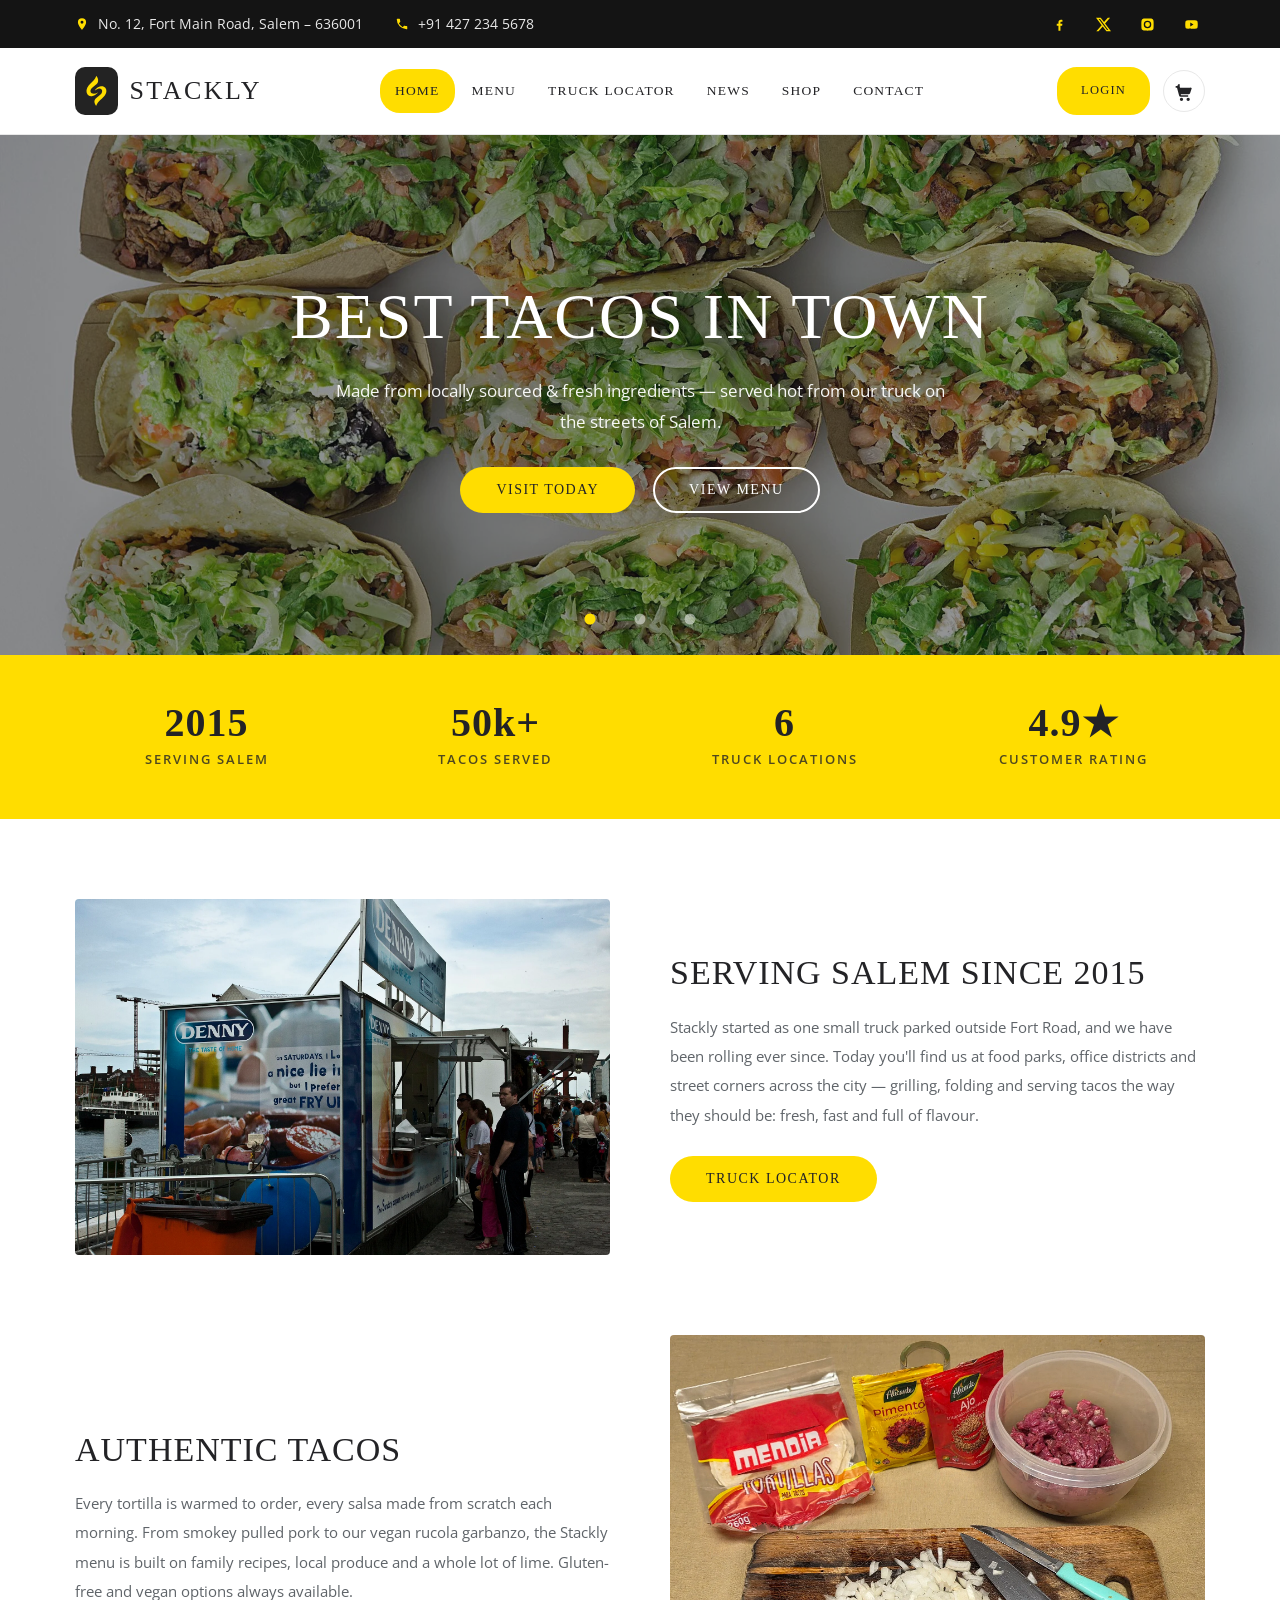
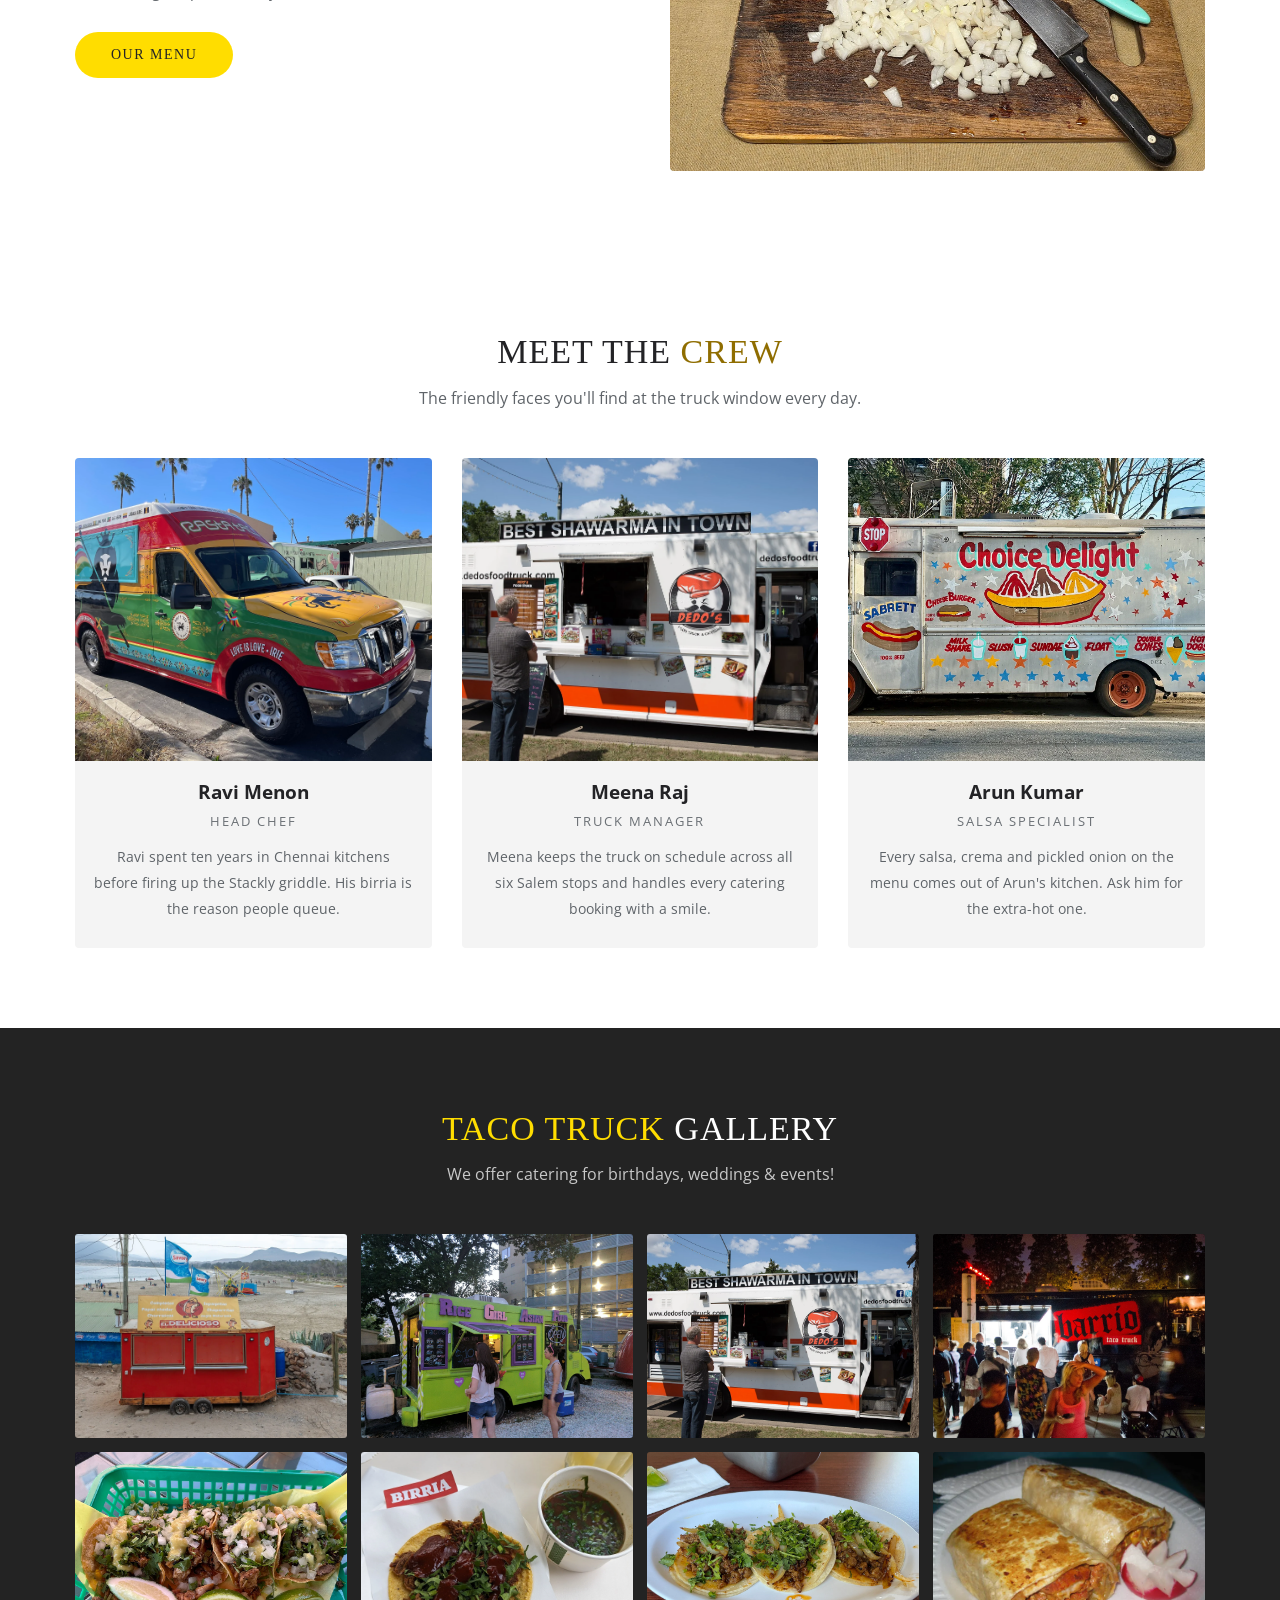
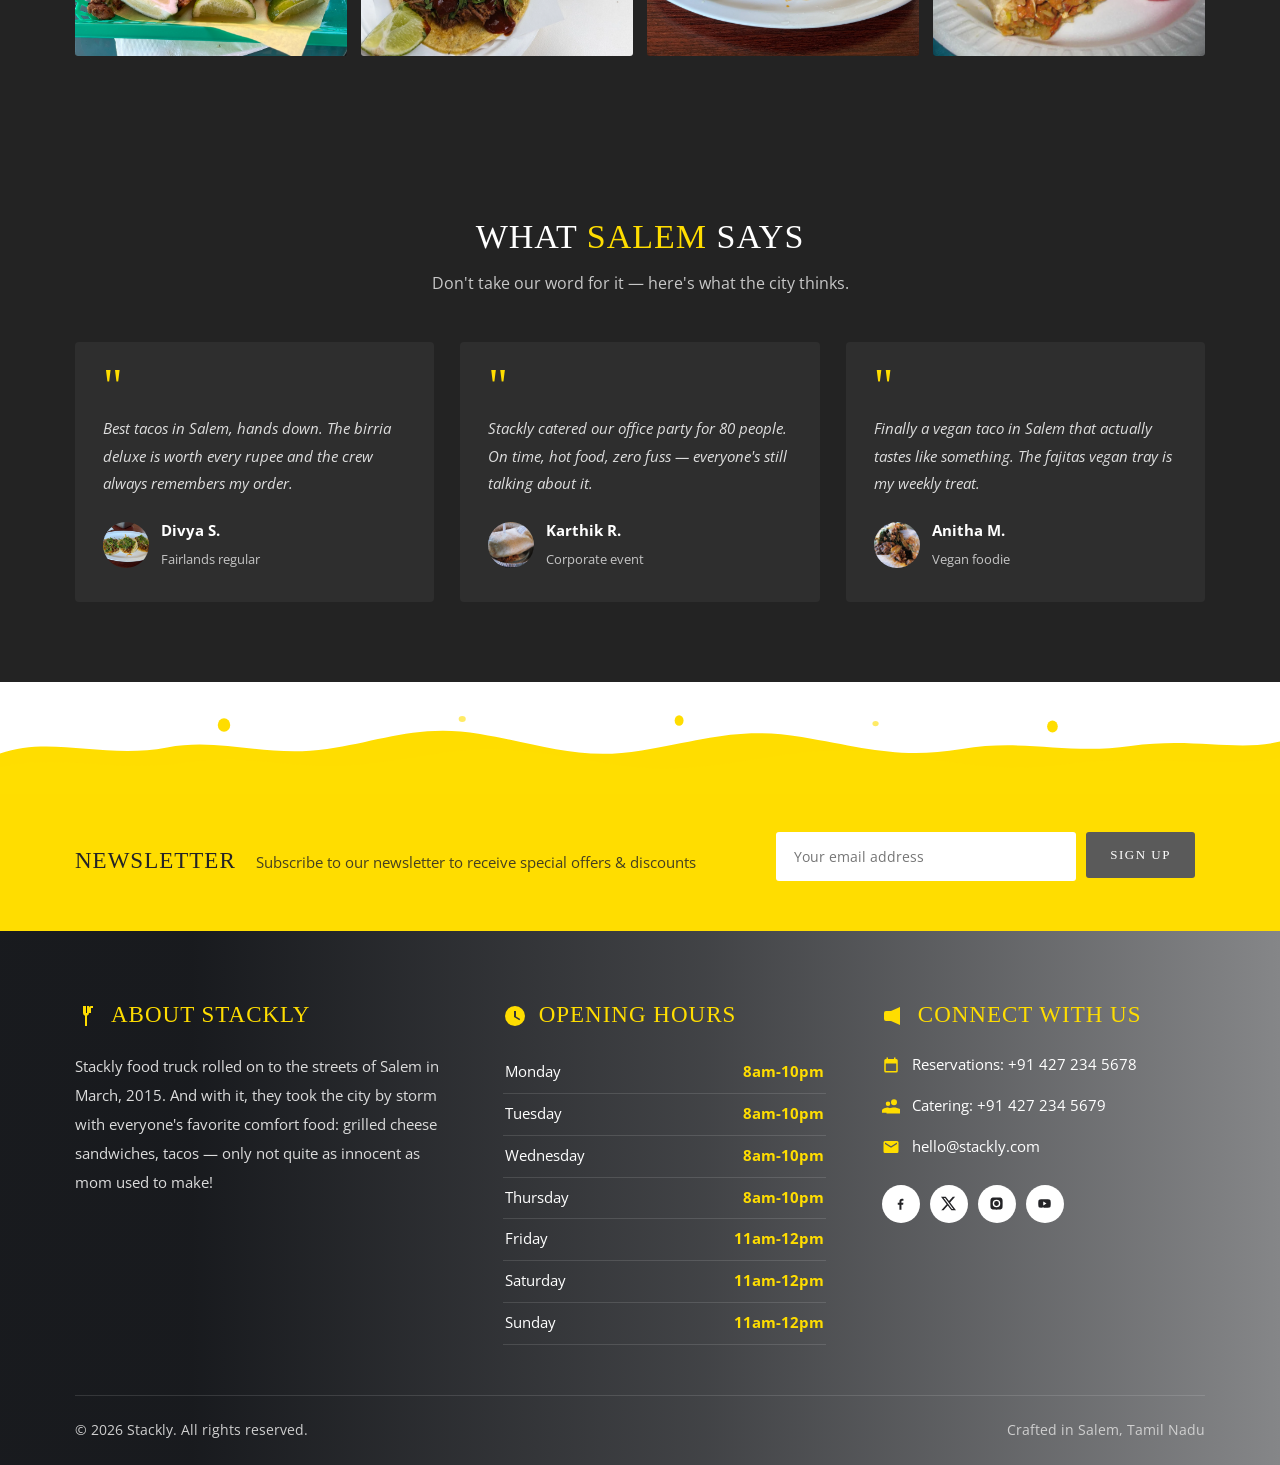
<file: index.html>
<!DOCTYPE html>
<html lang="en">
<head>
<meta charset="UTF-8">
<meta name="viewport" content="width=device-width, initial-scale=1.0">
<title>Stackly — Best Tacos From Our Food Truck In Salem</title>
<meta name="description" content="Stackly food truck serves authentic tacos, burritos and grilled cheese on the streets of Salem. Find our truck, order online or book us for catering.">
<link rel="icon" href="assets/img/logo.svg?v=2" type="image/svg+xml">
<link rel="preconnect" href="https://fonts.googleapis.com">
<link rel="preconnect" href="https://fonts.gstatic.com" crossorigin>
<link href="https://fonts.googleapis.com/css2?family=Open+Sans:wght@400;600;700&family=Permanent+Marker&display=swap" rel="stylesheet">
<link rel="stylesheet" href="css/style.css?v=2">
</head>
<body>

<div class="topbar">
  <div class="container topbar-inner">
    <div class="topbar-left">
      <a href="locator.html"><svg width="14" height="14" viewBox="0 0 24 24"><path d="M12 2a7 7 0 0 0-7 7c0 5.2 7 13 7 13s7-7.8 7-13a7 7 0 0 0-7-7zm0 9.5A2.5 2.5 0 1 1 12 6.5a2.5 2.5 0 0 1 0 5z"/></svg> No. 12, Fort Main Road, Salem – 636001</a>
      <a href="tel:+914272345678"><svg width="14" height="14" viewBox="0 0 24 24"><path d="M6.6 10.8a15.1 15.1 0 0 0 6.6 6.6l2.2-2.2a1 1 0 0 1 1-.24 11.4 11.4 0 0 0 3.6.58 1 1 0 0 1 1 1V20a1 1 0 0 1-1 1A17 17 0 0 1 3 4a1 1 0 0 1 1-1h3.5a1 1 0 0 1 1 1 11.4 11.4 0 0 0 .58 3.6 1 1 0 0 1-.25 1z"/></svg> +91 427 234 5678</a>
    </div>
    <div class="topbar-social">
      <a href="#" aria-label="Facebook"><svg width="15" height="15" viewBox="0 0 24 24"><path d="M13.5 22v-8h2.7l.4-3.1h-3.1V8.9c0-.9.25-1.5 1.55-1.5h1.65V4.6c-.3 0-1.3-.1-2.4-.1-2.4 0-4 1.45-4 4.1v2.3H7.6V14h2.7v8z"/></svg></a>
      <a href="#" aria-label="X"><svg width="15" height="15" viewBox="0 0 24 24"><path d="M18.901 1.153h3.68l-8.04 9.19L24 22.846h-7.406l-5.8-7.584-6.638 7.584H.474l8.6-9.83L0 1.154h7.594l5.243 6.932ZM17.61 20.644h2.039L6.486 3.24H4.298Z"/></svg></a>
      <a href="#" aria-label="Instagram"><svg width="15" height="15" viewBox="0 0 24 24"><path d="M12 2.2c3.2 0 3.6 0 4.8.1 1.2.1 1.8.2 2.2.4.6.2 1 .5 1.4.9.4.4.7.8.9 1.4.2.4.4 1 .4 2.2.1 1.2.1 1.6.1 4.8s0 3.6-.1 4.8c-.1 1.2-.2 1.8-.4 2.2-.2.6-.5 1-.9 1.4-.4.4-.8.7-1.4.9-.4.2-1 .4-2.2.4-1.2.1-1.6.1-4.8.1s-3.6 0-4.8-.1c-1.2-.1-1.8-.2-2.2-.4-.6-.2-1-.5-1.4-.9a3.8 3.8 0 0 1-.9-1.4c-.2-.4-.4-1-.4-2.2C2.2 15.6 2.2 15.2 2.2 12s0-3.6.1-4.8c.1-1.2.2-1.8.4-2.2.2-.6.5-1 .9-1.4.4-.4.8-.7 1.4-.9.4-.2 1-.4 2.2-.4 1.2-.1 1.6-.1 4.8-.1zm0 3.8a6 6 0 1 0 0 12 6 6 0 0 0 0-12zm0 9.9a3.9 3.9 0 1 1 0-7.8 3.9 3.9 0 0 1 0 7.8zm7.6-10.1a1.4 1.4 0 1 1-2.8 0 1.4 1.4 0 0 1 2.8 0z"/></svg></a>
      <a href="#" aria-label="YouTube"><svg width="15" height="15" viewBox="0 0 24 24"><path d="M21.6 7.2a2.5 2.5 0 0 0-1.76-1.77C18.28 5 12 5 12 5s-6.28 0-7.84.43A2.5 2.5 0 0 0 2.4 7.2 26 26 0 0 0 2 12a26 26 0 0 0 .4 4.8 2.5 2.5 0 0 0 1.76 1.77C5.72 19 12 19 12 19s6.28 0 7.84-.43a2.5 2.5 0 0 0 1.76-1.77A26 26 0 0 0 22 12a26 26 0 0 0-.4-4.8zM10 15.2V8.8l5.2 3.2z"/></svg></a>
    </div>
  </div>
</div>

<header class="site-header">
  <div class="container header-inner">
    <a class="brand" href="index.html">
      <img src="assets/img/logo.svg?v=2" alt="Stackly logo">
      <span>Stackly</span>
    </a>
    <nav class="main-nav" aria-label="Main">
      <ul>
        <li><a class="active" href="index.html">Home</a></li>
        <li><a href="menu.html">Menu</a></li>
        <li><a href="locator.html">Truck Locator</a></li>
        <li><a href="news.html">News</a></li>
        <li><a href="shop.html">Shop</a></li>
        <li><a href="contact.html">Contact</a></li>
      </ul>
    </nav>
    <div class="header-actions">
      <a class="btn-login" href="login.html">Login</a>
      <a class="cart-icon" href="cart.html">
        <span class="sr-only">View cart</span>
        <svg width="20" height="20" viewBox="0 0 24 24" aria-hidden="true"><path d="M7 4h-2l-1 2H2v2h1.6l2.5 9.4A2 2 0 0 0 8 19h9v-2H8.4l-.3-1h9.3a2 2 0 0 0 1.9-1.4l2-6A2 2 0 0 0 19.4 8H7.2l-.4-2zM9 20a2 2 0 1 0 0 4 2 2 0 0 0 0-4zm8 0a2 2 0 1 0 0 4 2 2 0 0 0 0-4z"/></svg>
        <span class="cart-count">0</span>
      </a>
      <button class="nav-toggle" aria-label="Toggle menu"><span></span><span></span><span></span></button>
    </div>
  </div>
</header>

<main>

<!-- ===== Hero slider ===== -->
<section class="hero hero-home">
  <div class="hero-slides" aria-hidden="true">
    <div class="hero-slide active" style="background-image:url('assets/img/photos/hero-tacos.webp')"></div>
    <div class="hero-slide" style="background-image:url('assets/img/photos/gallery-6.webp')"></div>
    <div class="hero-slide" style="background-image:url('assets/img/photos/feature-tacos.webp')"></div>
  </div>
  <div class="hero-content">
    <h1>Best Tacos In Town</h1>
    <p>Made from locally sourced &amp; fresh ingredients — served hot from our truck on the streets of Salem.</p>
    <div class="hero-btns">
      <a href="locator.html" class="btn btn-primary">Visit Today</a>
      <a href="menu.html" class="btn btn-outline-light">View Menu</a>
    </div>
  </div>
  <div class="hero-dots"></div>
</section>

<!-- ===== Stats band ===== -->
<section class="stats">
  <div class="container stats-grid">
    <div class="stat reveal"><b>2015</b><span>Serving Salem</span></div>
    <div class="stat reveal"><b>50k+</b><span>Tacos Served</span></div>
    <div class="stat reveal"><b>6</b><span>Truck Locations</span></div>
    <div class="stat reveal"><b>4.9★</b><span>Customer Rating</span></div>
  </div>
</section>

<!-- ===== Features ===== -->
<section class="section">
  <div class="container">
    <div class="feature reveal">
      <div class="feature-img"><img src="assets/img/photos/feature-truck.webp" alt="Stackly food truck serving customers"></div>
      <div class="feature-body">
        <h2>Serving Salem Since 2015</h2>
        <p>Stackly started as one small truck parked outside Fort Road, and we have been rolling ever since. Today you'll find us at food parks, office districts and street corners across the city — grilling, folding and serving tacos the way they should be: fresh, fast and full of flavour.</p>
        <a href="locator.html" class="btn btn-primary">Truck Locator</a>
      </div>
    </div>

    <div class="feature reverse reveal">
      <div class="feature-body">
        <h2>Authentic Tacos</h2>
        <p>Every tortilla is warmed to order, every salsa made from scratch each morning. From smokey pulled pork to our vegan rucola garbanzo, the Stackly menu is built on family recipes, local produce and a whole lot of lime. Gluten-free and vegan options always available.</p>
        <a href="menu.html" class="btn btn-primary">Our Menu</a>
      </div>
      <div class="feature-img"><img src="assets/img/photos/feature-tacos.webp" alt="Fresh tacos and ingredients"></div>
    </div>
  </div>
</section>

<!-- ===== Crew ===== -->
<section class="section">
  <div class="container">
    <div class="sec-head reveal">
      <h2>Meet The <span style="color:var(--gold-text)">Crew</span></h2>
      <p>The friendly faces you'll find at the truck window every day.</p>
    </div>
    <div class="crew-grid">
      <div class="crew-card reveal">
        <img src="assets/img/photos/contact-team.webp" alt="Ravi — Head Chef">
        <div class="crew-body">
          <h3>Ravi Menon</h3>
          <span>Head Chef</span>
          <p>Ravi spent ten years in Chennai kitchens before firing up the Stackly griddle. His birria is the reason people queue.</p>
        </div>
      </div>
      <div class="crew-card reveal">
        <img src="assets/img/photos/gallery-3.webp" alt="Meena — Truck Manager">
        <div class="crew-body">
          <h3>Meena Raj</h3>
          <span>Truck Manager</span>
          <p>Meena keeps the truck on schedule across all six Salem stops and handles every catering booking with a smile.</p>
        </div>
      </div>
      <div class="crew-card reveal">
        <img src="assets/img/photos/news-3.webp" alt="Arun — Salsa Specialist">
        <div class="crew-body">
          <h3>Arun Kumar</h3>
          <span>Salsa Specialist</span>
          <p>Every salsa, crema and pickled onion on the menu comes out of Arun's kitchen. Ask him for the extra-hot one.</p>
        </div>
      </div>
    </div>
  </div>
</section>

<!-- ===== Gallery ===== -->
<section class="section gallery">
  <div class="container">
    <div class="sec-head reveal">
      <h2><span class="accent">Taco Truck</span> Gallery</h2>
      <p>We offer catering for birthdays, weddings &amp; events!</p>
    </div>
    <div class="gallery-grid">
      <figure class="g-item reveal"><img src="assets/img/photos/gallery-1.webp" alt="Stackly truck window"><figcaption class="g-overlay"><span class="g-plus">+</span>The Truck</figcaption></figure>
      <figure class="g-item reveal"><img src="assets/img/photos/gallery-2.webp" alt="Our food truck"><figcaption class="g-overlay"><span class="g-plus">+</span>On The Road</figcaption></figure>
      <figure class="g-item reveal"><img src="assets/img/photos/gallery-3.webp" alt="Serving customers"><figcaption class="g-overlay"><span class="g-plus">+</span>Service Window</figcaption></figure>
      <figure class="g-item reveal"><img src="assets/img/photos/gallery-4.webp" alt="Truck at night"><figcaption class="g-overlay"><span class="g-plus">+</span>Night Market</figcaption></figure>
      <figure class="g-item reveal"><img src="assets/img/photos/gallery-5.webp" alt="Tacos plate"><figcaption class="g-overlay"><span class="g-plus">+</span>Street Tacos</figcaption></figure>
      <figure class="g-item reveal"><img src="assets/img/photos/gallery-6.webp" alt="Birria taco"><figcaption class="g-overlay"><span class="g-plus">+</span>Birria Special</figcaption></figure>
      <figure class="g-item reveal"><img src="assets/img/photos/gallery-7.webp" alt="Loaded taco"><figcaption class="g-overlay"><span class="g-plus">+</span>Loaded Taco</figcaption></figure>
      <figure class="g-item reveal"><img src="assets/img/photos/gallery-8.webp" alt="Wrapped burritos"><figcaption class="g-overlay"><span class="g-plus">+</span>Wrapped Fresh</figcaption></figure>
    </div>
  </div>
</section>

<!-- ===== Testimonials ===== -->
<section class="section quotes">
  <div class="container">
    <div class="sec-head reveal">
      <h2>What <span class="accent">Salem</span> Says</h2>
      <p>Don't take our word for it — here's what the city thinks.</p>
    </div>
    <div class="quote-grid">
      <div class="quote reveal">
        <span class="qmark">"</span>
        <p>Best tacos in Salem, hands down. The birria deluxe is worth every rupee and the crew always remembers my order.</p>
        <div class="quote-user">
          <img src="assets/img/photos/gallery-7.webp" alt="Divya S.">
          <div><b>Divya S.</b><span>Fairlands regular</span></div>
        </div>
      </div>
      <div class="quote reveal">
        <span class="qmark">"</span>
        <p>Stackly catered our office party for 80 people. On time, hot food, zero fuss — everyone's still talking about it.</p>
        <div class="quote-user">
          <img src="assets/img/photos/product-2.webp" alt="Karthik R.">
          <div><b>Karthik R.</b><span>Corporate event</span></div>
        </div>
      </div>
      <div class="quote reveal">
        <span class="qmark">"</span>
        <p>Finally a vegan taco in Salem that actually tastes like something. The fajitas vegan tray is my weekly treat.</p>
        <div class="quote-user">
          <img src="assets/img/photos/product-5.webp" alt="Anitha M.">
          <div><b>Anitha M.</b><span>Vegan foodie</span></div>
        </div>
      </div>
    </div>
  </div>
</section>

<!-- ===== Newsletter ===== -->
</main>

<section class="newsletter">
  <img class="drip" src="assets/img/drip.svg" alt="">
  <div class="container newsletter-inner">
    <div class="nl-left">
      <h3>Newsletter</h3>
      <p>Subscribe to our newsletter to receive special offers &amp; discounts</p>
    </div>
    <form class="nl-form">
      <input type="email" placeholder="Your email address" aria-label="Your email address" required>
      <button type="submit">Sign up</button>
      <span class="nl-msg"></span>
    </form>
  </div>
</section>

<!-- ===== Footer ===== -->
<footer class="site-footer">
  <div class="container">
    <div class="footer-grid">
      <div>
        <h3 class="f-title"><svg width="24" height="24" viewBox="0 0 24 24"><path d="M8 2v7a3 3 0 0 0 2 2.8V22h2V11.8A3 3 0 0 0 14 9V2h-2v7h-1V2zm8 0c-1.1 0-2 .9-2 2v5h2V4h2V2z"/></svg> About Stackly</h3>
        <p>Stackly food truck rolled on to the streets of Salem in March, 2015. And with it, they took the city by storm with everyone's favorite comfort food: grilled cheese sandwiches, tacos — only not quite as innocent as mom used to make!</p>
      </div>
      <div>
        <h3 class="f-title"><svg width="24" height="24" viewBox="0 0 24 24"><path d="M12 2a10 10 0 1 0 0 20 10 10 0 0 0 0-20zm1 10.4 4.2 2.5-.8 1.3L11 13V7h2z"/></svg> Opening Hours</h3>
        <ul class="hours">
          <li><span>Monday</span><b>8am-10pm</b></li>
          <li><span>Tuesday</span><b>8am-10pm</b></li>
          <li><span>Wednesday</span><b>8am-10pm</b></li>
          <li><span>Thursday</span><b>8am-10pm</b></li>
          <li><span>Friday</span><b>11am-12pm</b></li>
          <li><span>Saturday</span><b>11am-12pm</b></li>
          <li><span>Sunday</span><b>11am-12pm</b></li>
        </ul>
      </div>
      <div>
        <h3 class="f-title"><svg width="24" height="24" viewBox="0 0 24 24"><path d="M18 3v18l-9-4H4a2 2 0 0 1-2-2v-6a2 2 0 0 1 2-2h5zm-2 6.5a1.5 1.5 0 1 1 0-3 1.5 1.5 0 0 1 0 3z"/></svg> Connect With Us</h3>
        <ul class="f-contact">
          <li><svg width="18" height="18" viewBox="0 0 24 24"><path d="M19 4h-1V2h-2v2H8V2H6v2H5a2 2 0 0 0-2 2v14a2 2 0 0 0 2 2h14a2 2 0 0 0 2-2V6a2 2 0 0 0-2-2zm0 16H5V10h14z"/></svg> Reservations: +91 427 234 5678</li>
          <li><svg width="18" height="18" viewBox="0 0 24 24"><path d="M16 11a4 4 0 1 0-4-4 4 4 0 0 0 4 4zm-8 1a3 3 0 1 0-3-3 3 3 0 0 0 3 3zm0 2c-2.7 0-8 1.3-8 4v3h10v-3c0-1 .4-1.9 1-2.6A14 14 0 0 0 8 14zm8 0c-3.3 0-10 1.7-10 5v3h20v-3c0-3.3-6.7-5-10-5z"/></svg> Catering: +91 427 234 5679</li>
          <li><svg width="18" height="18" viewBox="0 0 24 24"><path d="M20 4H4a2 2 0 0 0-2 2v12a2 2 0 0 0 2 2h16a2 2 0 0 0 2-2V6a2 2 0 0 0-2-2zm0 4-8 5-8-5V6l8 5 8-5z"/></svg> <a href="mailto:hello@stackly.com">hello@stackly.com</a></li>
        </ul>
        <div class="socials">
          <a href="#" aria-label="Facebook"><svg width="15" height="15" viewBox="0 0 24 24"><path d="M13.5 22v-8h2.7l.4-3.1h-3.1V8.9c0-.9.25-1.5 1.55-1.5h1.65V4.6c-.3 0-1.3-.1-2.4-.1-2.4 0-4 1.45-4 4.1v2.3H7.6V14h2.7v8z"/></svg></a>
          <a href="#" aria-label="X"><svg width="15" height="15" viewBox="0 0 24 24"><path d="M18.901 1.153h3.68l-8.04 9.19L24 22.846h-7.406l-5.8-7.584-6.638 7.584H.474l8.6-9.83L0 1.154h7.594l5.243 6.932ZM17.61 20.644h2.039L6.486 3.24H4.298Z"/></svg></a>
          <a href="#" aria-label="Instagram"><svg width="15" height="15" viewBox="0 0 24 24"><path d="M12 2.2c3.2 0 3.6 0 4.8.1 1.2.1 1.8.2 2.2.4.6.2 1 .5 1.4.9.4.4.7.8.9 1.4.2.4.4 1 .4 2.2.1 1.2.1 1.6.1 4.8s0 3.6-.1 4.8c-.1 1.2-.2 1.8-.4 2.2-.2.6-.5 1-.9 1.4-.4.4-.8.7-1.4.9-.4.2-1 .4-2.2.4-1.2.1-1.6.1-4.8.1s-3.6 0-4.8-.1c-1.2-.1-1.8-.2-2.2-.4-.6-.2-1-.5-1.4-.9a3.8 3.8 0 0 1-.9-1.4c-.2-.4-.4-1-.4-2.2C2.2 15.6 2.2 15.2 2.2 12s0-3.6.1-4.8c.1-1.2.2-1.8.4-2.2.2-.6.5-1 .9-1.4.4-.4.8-.7 1.4-.9.4-.2 1-.4 2.2-.4 1.2-.1 1.6-.1 4.8-.1zm0 3.8a6 6 0 1 0 0 12 6 6 0 0 0 0-12zm0 9.9a3.9 3.9 0 1 1 0-7.8 3.9 3.9 0 0 1 0 7.8zm7.6-10.1a1.4 1.4 0 1 1-2.8 0 1.4 1.4 0 0 1 2.8 0z"/></svg></a>
          <a href="#" aria-label="YouTube"><svg width="15" height="15" viewBox="0 0 24 24"><path d="M21.6 7.2a2.5 2.5 0 0 0-1.76-1.77C18.28 5 12 5 12 5s-6.28 0-7.84.43A2.5 2.5 0 0 0 2.4 7.2 26 26 0 0 0 2 12a26 26 0 0 0 .4 4.8 2.5 2.5 0 0 0 1.76 1.77C5.72 19 12 19 12 19s6.28 0 7.84-.43a2.5 2.5 0 0 0 1.76-1.77A26 26 0 0 0 22 12a26 26 0 0 0-.4-4.8zM10 15.2V8.8l5.2 3.2z"/></svg></a>
        </div>
      </div>
    </div>
    <div class="footer-bottom">
      <span>© 2026 Stackly. All rights reserved.</span>
      <span>Crafted in <a href="#">Salem, Tamil Nadu</a></span>
    </div>
  </div>
</footer>

<div class="lightbox" role="dialog" aria-label="Image preview"><button class="lightbox-close" aria-label="Close">&times;</button><img src="assets/img/logo.svg?v=2" alt=""></div>
<button class="back-top" aria-label="Back to top"><svg width="16" height="16" viewBox="0 0 24 24"><path fill="#fff" d="M12 6l7 7-1.4 1.4L13 9.8V20h-2V9.8l-4.6 4.6L5 13z"/></svg></button>

<script src="js/main.js?v=3"></script>
</body>
</html>
</file>
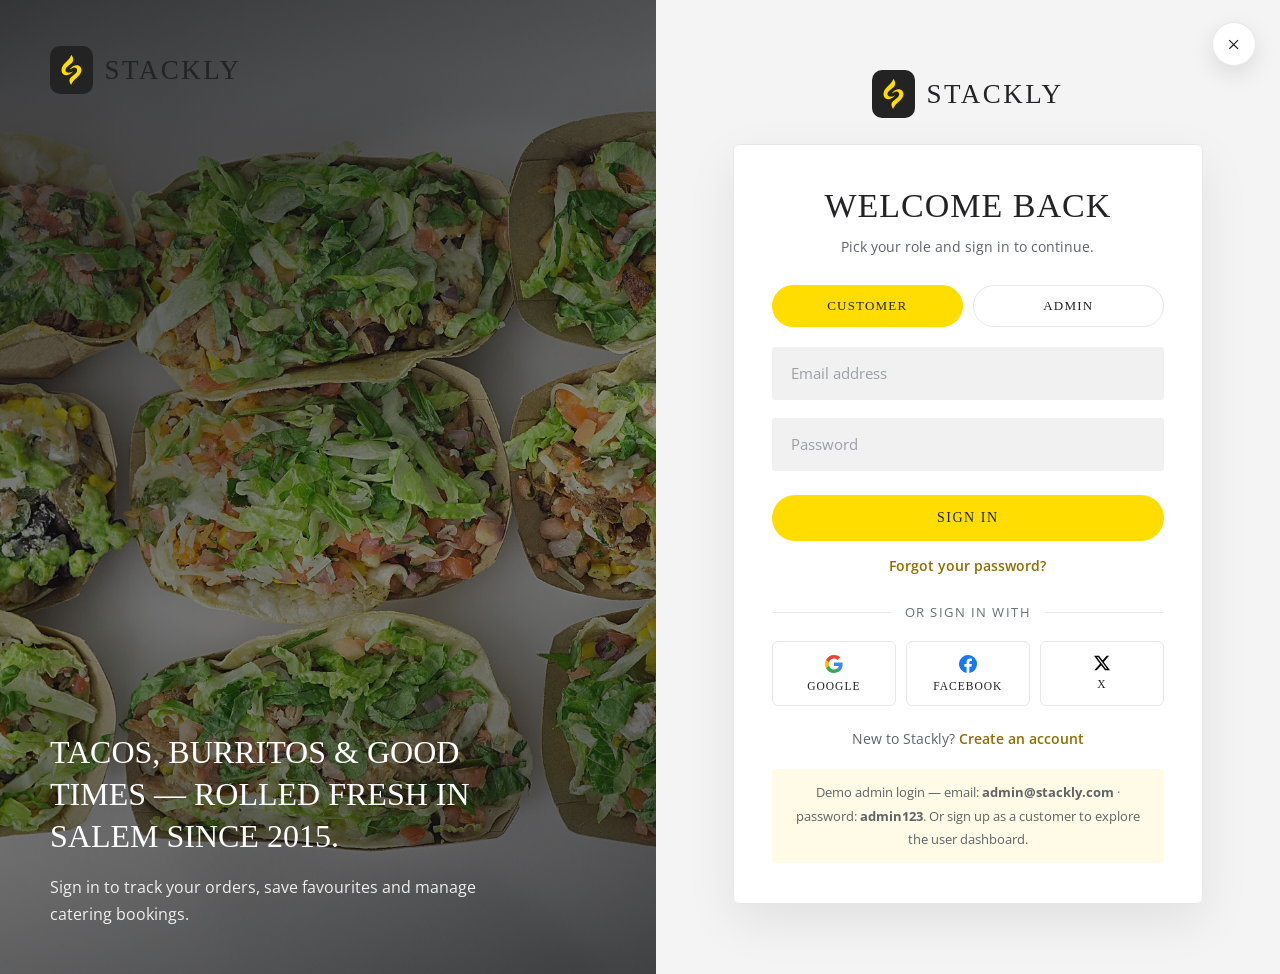
<file: admin.html>
<!DOCTYPE html>
<html lang="en">
<head>
<meta charset="UTF-8">
<meta name="viewport" content="width=device-width, initial-scale=1.0">
<title>Admin Panel — Stackly Food Truck</title>
<meta name="description" content="Stackly admin dashboard — manage orders, menu items and users.">
<link rel="icon" href="assets/img/logo.svg?v=2" type="image/svg+xml">
<link rel="preconnect" href="https://fonts.googleapis.com">
<link rel="preconnect" href="https://fonts.gstatic.com" crossorigin>
<link href="https://fonts.googleapis.com/css2?family=Open+Sans:wght@400;600;700&family=Permanent+Marker&display=swap" rel="stylesheet">
<link rel="stylesheet" href="css/style.css?v=2">
</head>
<body>

<main data-guard="admin" class="dash-shell">

  <!-- ===== Sidebar ===== -->
  <aside class="dash-side">
    <a class="dash-brand" href="index.html">
      <img src="assets/img/logo.svg?v=2" alt="Stackly logo">
      <span>Stackly</span>
    </a>

    <p class="dash-side-label">Admin Panel</p>
    <nav class="dash-menu" aria-label="Admin dashboard">
      <button type="button" class="active" data-dash="overview">
        <svg width="17" height="17" viewBox="0 0 24 24"><path d="M3 3h8v8H3zm10 0h8v5h-8zM3 13h8v8H3zm10-3h8v11h-8z"/></svg> Overview
      </button>
      <button type="button" data-dash="orders">
        <svg width="17" height="17" viewBox="0 0 24 24"><path d="M7 4h-2l-1 2H2v2h1.6l2.5 9.4A2 2 0 0 0 8 19h9v-2H8.4l-.3-1h9.3a2 2 0 0 0 1.9-1.4l2-6A2 2 0 0 0 19.4 8H7.2l-.4-2zM9 20a2 2 0 1 0 0 4 2 2 0 0 0 0-4zm8 0a2 2 0 1 0 0 4 2 2 0 0 0 0-4z"/></svg> Orders
      </button>
      <button type="button" data-dash="users">
        <svg width="17" height="17" viewBox="0 0 24 24"><path d="M16 11a4 4 0 1 0-4-4 4 4 0 0 0 4 4zm-8 1a3 3 0 1 0-3-3 3 3 0 0 0 3 3zm0 2c-2.7 0-8 1.3-8 4v3h10v-3c0-1 .4-1.9 1-2.6A14 14 0 0 0 8 14zm8 0c-3.3 0-10 1.7-10 5v3h20v-3c0-3.3-6.7-5-10-5z"/></svg> Registered Users
      </button>
      <button type="button" data-dash="truck">
        <svg width="17" height="17" viewBox="0 0 24 24"><path d="M12 2a7 7 0 0 0-7 7c0 5.2 7 13 7 13s7-7.8 7-13a7 7 0 0 0-7-7zm0 9.5A2.5 2.5 0 1 1 12 6.5a2.5 2.5 0 0 1 0 5z"/></svg> Truck Status
      </button>
      <button type="button" data-dash="info">
        <svg width="17" height="17" viewBox="0 0 24 24"><path d="M12 2a10 10 0 1 0 0 20 10 10 0 0 0 0-20zm1 10.4 4.2 2.5-.8 1.3L11 13V7h2z"/></svg> Site Info
      </button>
    </nav>

    <p class="dash-side-label">Quick Links</p>
    <nav class="dash-menu dash-menu-quick" aria-label="Quick links">
      <a href="shop.html"><svg width="17" height="17" viewBox="0 0 24 24"><path d="M20 4H4a2 2 0 0 0-2 2v12a2 2 0 0 0 2 2h16a2 2 0 0 0 2-2V6a2 2 0 0 0-2-2zm0 4-8 5-8-5V6l8 5 8-5z"/></svg> Shop</a>
      <a href="menu.html"><svg width="17" height="17" viewBox="0 0 24 24"><path d="M8 2v7a3 3 0 0 0 2 2.8V22h2V11.8A3 3 0 0 0 14 9V2h-2v7h-1V2zm8 0c-1.1 0-2 .9-2 2v5h2V4h2V2z"/></svg> Menu</a>
      <a href="index.html"><svg width="17" height="17" viewBox="0 0 24 24"><path d="M12 3l9 8h-3v9h-4v-6h-4v6H6v-9H3z"/></svg> Back To Site</a>
    </nav>

    <button type="button" class="dash-logout" data-logout>
      <svg width="16" height="16" viewBox="0 0 24 24"><path d="M17 7l-1.4 1.4L18.2 11H8v2h10.2l-2.6 2.6L17 17l5-5zM6 17H3v-2h3v-2H3V5h9v2H6v2h6V5h2v10h-2v2h6v-2h-4v-2h4V5a2 2 0 0 0-2-2H6a2 2 0 0 0-2 2v10a2 2 0 0 0 2 2z"/></svg> Log Out
    </button>
  </aside>

  <!-- ===== Content ===== -->
  <div class="dash-main">
    <header class="dash-top">
      <div>
        <h1>Admin Panel — <span data-user-name>Admin</span></h1>
        <p><span data-user-role>Administrator</span> · <span data-user-email>admin@stackly.com</span></p>
      </div>
      <a href="shop.html" class="btn btn-primary">Manage Products</a>
    </header>

    <div class="dash-views">

      <!-- Overview -->
      <section class="dash-view active" data-dash-view="overview">
        <div class="dash-grid">
          <div class="dash-card"><span>Today's Revenue</span><b>₹18,420</b></div>
          <div class="dash-card"><span>Orders Today</span><b>64</b></div>
          <div class="dash-card"><span>Menu Items</span><b>26</b></div>
          <div class="dash-card"><span>Registered Users</span><b id="adminUserCount">1</b></div>
        </div>

        <div class="dash-cols">
          <div class="dash-panel">
            <h2>Recent Orders</h2>
            <table class="dash-table">
              <thead>
                <tr><th>Order</th><th>Customer</th><th>Total</th><th>Status</th></tr>
              </thead>
              <tbody>
                <tr>
                  <td data-label="Order">#STK-1042</td>
                  <td data-label="Customer">Divya S.</td>
                  <td data-label="Total">₹700</td>
                  <td data-label="Status"><span class="status">Delivered</span></td>
                </tr>
                <tr>
                  <td data-label="Order">#STK-1041</td>
                  <td data-label="Customer">Arun Prakash</td>
                  <td data-label="Total">₹1,180</td>
                  <td data-label="Status"><span class="status pending">Preparing</span></td>
                </tr>
                <tr>
                  <td data-label="Order">#STK-1040</td>
                  <td data-label="Customer">Fathima R.</td>
                  <td data-label="Total">₹370</td>
                  <td data-label="Status"><span class="status pending">On the way</span></td>
                </tr>
                <tr>
                  <td data-label="Order">#STK-1039</td>
                  <td data-label="Customer">Suresh Babu</td>
                  <td data-label="Total">₹2,450</td>
                  <td data-label="Status"><span class="status">Delivered</span></td>
                </tr>
                <tr>
                  <td data-label="Order">#STK-1038</td>
                  <td data-label="Customer">Meena K.</td>
                  <td data-label="Total">₹540</td>
                  <td data-label="Status"><span class="status">Delivered</span></td>
                </tr>
              </tbody>
            </table>
            <div class="dash-actions">
              <a href="shop.html" class="btn btn-primary">Manage Products</a>
              <a href="menu.html" class="btn btn-outline-dark">Edit Menu</a>
            </div>
          </div>

          <div class="dash-panel">
            <h2>Quick Actions</h2>
            <ul class="dash-list">
              <li><a href="shop.html">Manage products →</a></li>
              <li><a href="menu.html">Edit today's menu →</a></li>
              <li><a href="locator.html">Update truck stops →</a></li>
              <li><a href="contact.html">Catering enquiries →</a></li>
            </ul>
          </div>
        </div>
      </section>

      <!-- Orders -->
      <section class="dash-view" data-dash-view="orders">
        <div class="dash-panel">
          <h2>All Orders</h2>
          <table class="dash-table">
            <thead>
              <tr><th>Order</th><th>Date</th><th>Customer</th><th>Items</th><th>Total</th><th>Status</th></tr>
            </thead>
            <tbody>
              <tr>
                <td data-label="Order">#STK-1042</td>
                <td data-label="Date">08 Oct 2026</td>
                <td data-label="Customer">Divya S.</td>
                <td data-label="Items">Birria Deluxe Box ×2</td>
                <td data-label="Total">₹700</td>
                <td data-label="Status"><span class="status">Delivered</span></td>
              </tr>
              <tr>
                <td data-label="Order">#STK-1041</td>
                <td data-label="Date">08 Oct 2026</td>
                <td data-label="Customer">Arun Prakash</td>
                <td data-label="Items">Party Pack Burritos ×3</td>
                <td data-label="Total">₹1,180</td>
                <td data-label="Status"><span class="status pending">Preparing</span></td>
              </tr>
              <tr>
                <td data-label="Order">#STK-1040</td>
                <td data-label="Date">07 Oct 2026</td>
                <td data-label="Customer">Fathima R.</td>
                <td data-label="Items">Fajitas Vegan Tray</td>
                <td data-label="Total">₹370</td>
                <td data-label="Status"><span class="status pending">On the way</span></td>
              </tr>
              <tr>
                <td data-label="Order">#STK-1039</td>
                <td data-label="Date">07 Oct 2026</td>
                <td data-label="Customer">Suresh Babu</td>
                <td data-label="Items">Catering Tray ×2, Nachos ×4</td>
                <td data-label="Total">₹2,450</td>
                <td data-label="Status"><span class="status">Delivered</span></td>
              </tr>
              <tr>
                <td data-label="Order">#STK-1038</td>
                <td data-label="Date">06 Oct 2026</td>
                <td data-label="Customer">Meena K.</td>
                <td data-label="Items">Garlic Prawn Tacos ×3</td>
                <td data-label="Total">₹540</td>
                <td data-label="Status"><span class="status">Delivered</span></td>
              </tr>
            </tbody>
          </table>
          <div class="dash-actions">
            <a href="shop.html" class="btn btn-primary">Manage Products</a>
            <a href="menu.html" class="btn btn-outline-dark">Edit Menu</a>
          </div>
        </div>
      </section>

      <!-- Registered Users -->
      <section class="dash-view" data-dash-view="users">
        <div class="dash-panel">
          <h2>Registered Users</h2>
          <ul class="dash-list" id="adminUserList">
            <li><span>Admin</span><b class="status admin">Admin</b></li>
          </ul>
          <div class="dash-actions">
            <a href="login.html" class="btn btn-outline-dark">Open Login Page</a>
          </div>
        </div>
      </section>

      <!-- Truck Status -->
      <section class="dash-view" data-dash-view="truck">
        <div class="dash-panel">
          <h2>Truck Status</h2>
          <ul class="dash-list">
            <li><span>Ammapet stop</span><b class="status">Live now</b></li>
            <li><span>Fairlands stop</span><b class="status pending">Opens 5pm</b></li>
            <li><span>Yercaud Road</span><b class="status pending">Tomorrow</b></li>
            <li><span>Catering van</span><b class="status">Available</b></li>
          </ul>
          <div class="dash-actions">
            <a href="locator.html" class="btn btn-primary">Edit Truck Stops</a>
          </div>
        </div>
      </section>

      <!-- Site Info -->
      <section class="dash-view" data-dash-view="info">
        <div class="dash-panel">
          <h2>About Stackly</h2>
          <p>Stackly food truck rolled on to the streets of Salem in March, 2015. And with it, they took the city by storm with everyone's favorite comfort food: grilled cheese sandwiches, tacos — only not quite as innocent as mom used to make!</p>
        </div>
        <div class="dash-cols">
          <div class="dash-panel">
            <h2>Opening Hours</h2>
            <ul class="hours hours-dark">
              <li><span>Monday</span><b>8am-10pm</b></li>
              <li><span>Tuesday</span><b>8am-10pm</b></li>
              <li><span>Wednesday</span><b>8am-10pm</b></li>
              <li><span>Thursday</span><b>8am-10pm</b></li>
              <li><span>Friday</span><b>11am-12pm</b></li>
              <li><span>Saturday</span><b>11am-12pm</b></li>
              <li><span>Sunday</span><b>11am-12pm</b></li>
            </ul>
          </div>
          <div class="dash-panel">
            <h2>Connect With Us</h2>
            <ul class="f-contact f-contact-dark">
              <li><svg width="18" height="18" viewBox="0 0 24 24"><path d="M19 4h-1V2h-2v2H8V2H6v2H5a2 2 0 0 0-2 2v14a2 2 0 0 0 2 2h14a2 2 0 0 0 2-2V6a2 2 0 0 0-2-2zm0 16H5V10h14z"/></svg> Reservations: +91 427 234 5678</li>
              <li><svg width="18" height="18" viewBox="0 0 24 24"><path d="M16 11a4 4 0 1 0-4-4 4 4 0 0 0 4 4zm-8 1a3 3 0 1 0-3-3 3 3 0 0 0 3 3zm0 2c-2.7 0-8 1.3-8 4v3h10v-3c0-1 .4-1.9 1-2.6A14 14 0 0 0 8 14zm8 0c-3.3 0-10 1.7-10 5v3h20v-3c0-3.3-6.7-5-10-5z"/></svg> Catering: +91 427 234 5679</li>
              <li><svg width="18" height="18" viewBox="0 0 24 24"><path d="M20 4H4a2 2 0 0 0-2 2v12a2 2 0 0 0 2 2h16a2 2 0 0 0 2-2V6a2 2 0 0 0-2-2zm0 4-8 5-8-5V6l8 5 8-5z"/></svg> <a href="mailto:hello@stackly.com">hello@stackly.com</a></li>
            </ul>
          </div>
        </div>
      </section>

    </div>
  </div>

</main>

<script src="js/main.js?v=3"></script>
<script src="js/auth.js?v=3"></script>
</body>
</html>
</file>
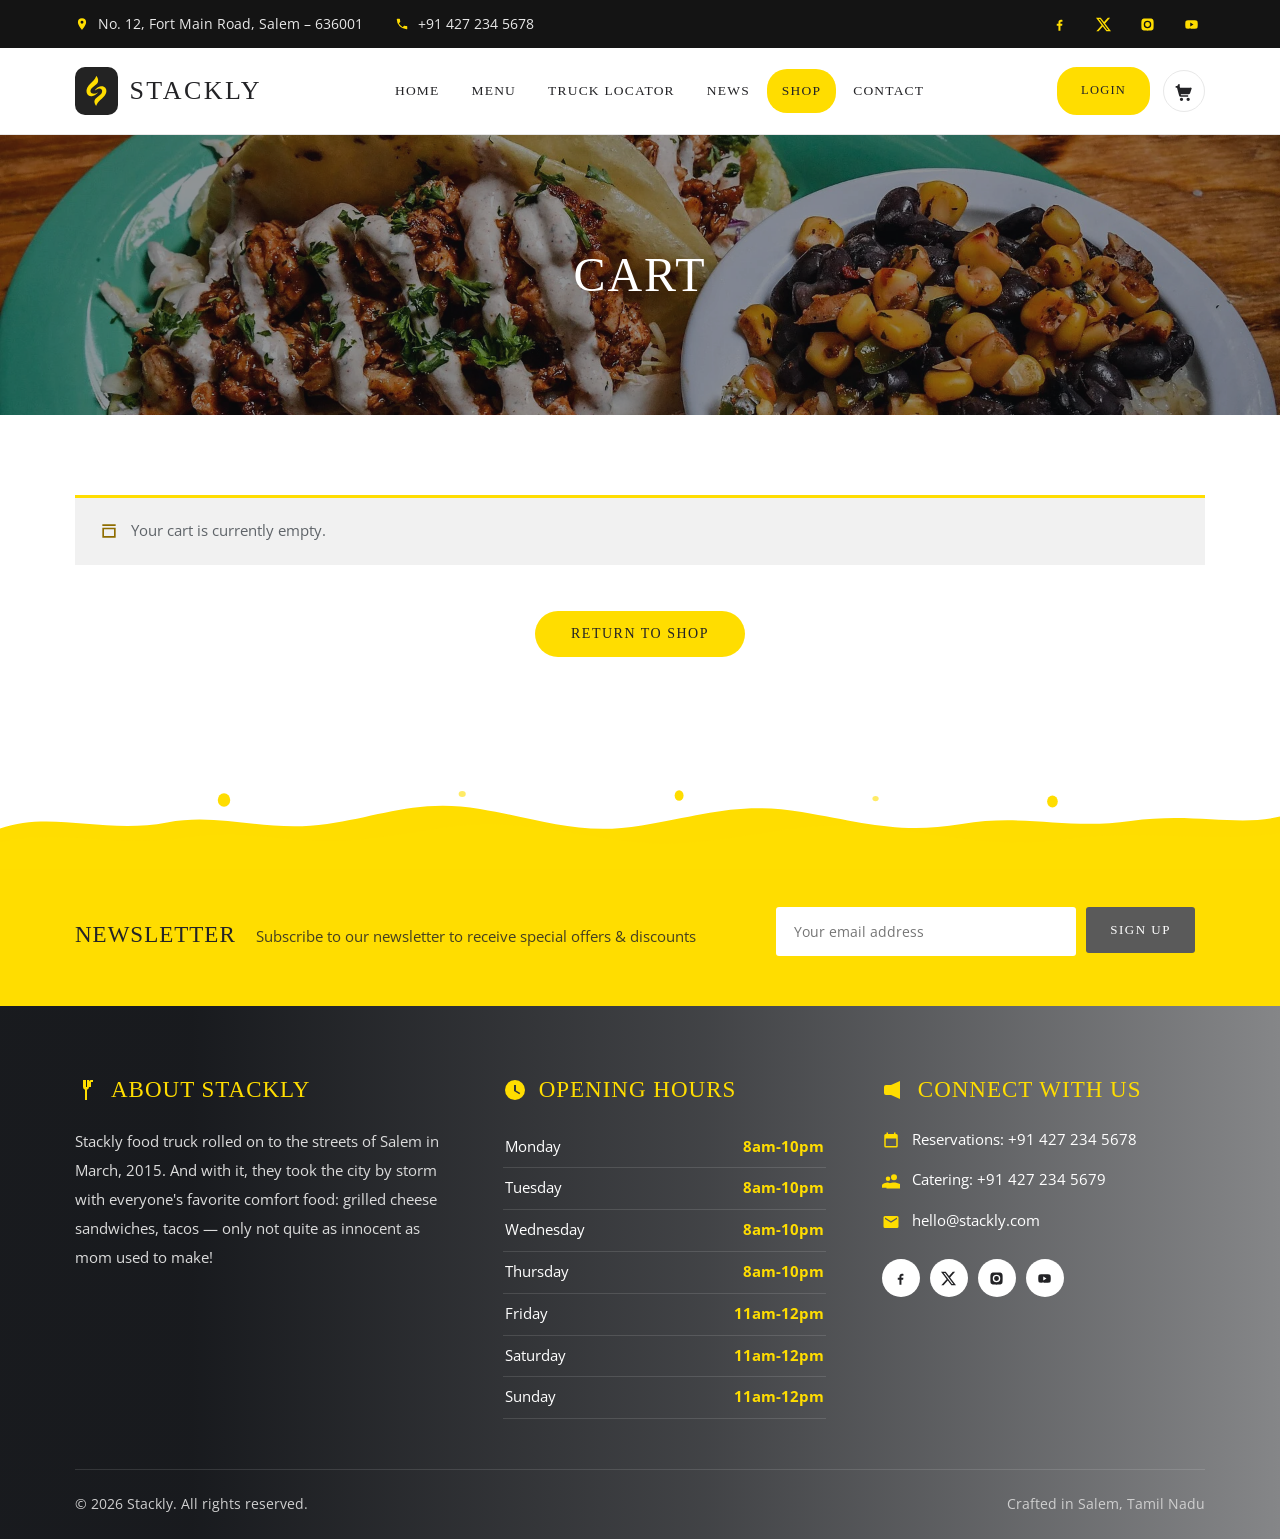
<file: cart.html>
<!DOCTYPE html>
<html lang="en">
<head>
<meta charset="UTF-8">
<meta name="viewport" content="width=device-width, initial-scale=1.0">
<title>Cart — Stackly Food Truck</title>
<meta name="description" content="Your Stackly food truck shopping cart.">
<link rel="icon" href="assets/img/logo.svg?v=2" type="image/svg+xml">
<link rel="preconnect" href="https://fonts.googleapis.com">
<link rel="preconnect" href="https://fonts.gstatic.com" crossorigin>
<link href="https://fonts.googleapis.com/css2?family=Open+Sans:wght@400;600;700&family=Permanent+Marker&display=swap" rel="stylesheet">
<link rel="stylesheet" href="css/style.css?v=2">
</head>
<body>

<div class="topbar">
  <div class="container topbar-inner">
    <div class="topbar-left">
      <a href="locator.html"><svg width="14" height="14" viewBox="0 0 24 24"><path d="M12 2a7 7 0 0 0-7 7c0 5.2 7 13 7 13s7-7.8 7-13a7 7 0 0 0-7-7zm0 9.5A2.5 2.5 0 1 1 12 6.5a2.5 2.5 0 0 1 0 5z"/></svg> No. 12, Fort Main Road, Salem – 636001</a>
      <a href="tel:+914272345678"><svg width="14" height="14" viewBox="0 0 24 24"><path d="M6.6 10.8a15.1 15.1 0 0 0 6.6 6.6l2.2-2.2a1 1 0 0 1 1-.24 11.4 11.4 0 0 0 3.6.58 1 1 0 0 1 1 1V20a1 1 0 0 1-1 1A17 17 0 0 1 3 4a1 1 0 0 1 1-1h3.5a1 1 0 0 1 1 1 11.4 11.4 0 0 0 .58 3.6 1 1 0 0 1-.25 1z"/></svg> +91 427 234 5678</a>
    </div>
    <div class="topbar-social">
      <a href="#" aria-label="Facebook"><svg width="15" height="15" viewBox="0 0 24 24"><path d="M13.5 22v-8h2.7l.4-3.1h-3.1V8.9c0-.9.25-1.5 1.55-1.5h1.65V4.6c-.3 0-1.3-.1-2.4-.1-2.4 0-4 1.45-4 4.1v2.3H7.6V14h2.7v8z"/></svg></a>
      <a href="#" aria-label="X"><svg width="15" height="15" viewBox="0 0 24 24"><path d="M18.901 1.153h3.68l-8.04 9.19L24 22.846h-7.406l-5.8-7.584-6.638 7.584H.474l8.6-9.83L0 1.154h7.594l5.243 6.932ZM17.61 20.644h2.039L6.486 3.24H4.298Z"/></svg></a>
      <a href="#" aria-label="Instagram"><svg width="15" height="15" viewBox="0 0 24 24"><path d="M12 2.2c3.2 0 3.6 0 4.8.1 1.2.1 1.8.2 2.2.4.6.2 1 .5 1.4.9.4.4.7.8.9 1.4.2.4.4 1 .4 2.2.1 1.2.1 1.6.1 4.8s0 3.6-.1 4.8c-.1 1.2-.2 1.8-.4 2.2-.2.6-.5 1-.9 1.4-.4.4-.8.7-1.4.9-.4.2-1 .4-2.2.4-1.2.1-1.6.1-4.8.1s-3.6 0-4.8-.1c-1.2-.1-1.8-.2-2.2-.4-.6-.2-1-.5-1.4-.9a3.8 3.8 0 0 1-.9-1.4c-.2-.4-.4-1-.4-2.2C2.2 15.6 2.2 15.2 2.2 12s0-3.6.1-4.8c.1-1.2.2-1.8.4-2.2.2-.6.5-1 .9-1.4.4-.4.8-.7 1.4-.9.4-.2 1-.4 2.2-.4 1.2-.1 1.6-.1 4.8-.1zm0 3.8a6 6 0 1 0 0 12 6 6 0 0 0 0-12zm0 9.9a3.9 3.9 0 1 1 0-7.8 3.9 3.9 0 0 1 0 7.8zm7.6-10.1a1.4 1.4 0 1 1-2.8 0 1.4 1.4 0 0 1 2.8 0z"/></svg></a>
      <a href="#" aria-label="YouTube"><svg width="15" height="15" viewBox="0 0 24 24"><path d="M21.6 7.2a2.5 2.5 0 0 0-1.76-1.77C18.28 5 12 5 12 5s-6.28 0-7.84.43A2.5 2.5 0 0 0 2.4 7.2 26 26 0 0 0 2 12a26 26 0 0 0 .4 4.8 2.5 2.5 0 0 0 1.76 1.77C5.72 19 12 19 12 19s6.28 0 7.84-.43a2.5 2.5 0 0 0 1.76-1.77A26 26 0 0 0 22 12a26 26 0 0 0-.4-4.8zM10 15.2V8.8l5.2 3.2z"/></svg></a>
    </div>
  </div>
</div>

<header class="site-header">
  <div class="container header-inner">
    <a class="brand" href="index.html">
      <img src="assets/img/logo.svg?v=2" alt="Stackly logo">
      <span>Stackly</span>
    </a>
    <nav class="main-nav" aria-label="Main">
      <ul>
        <li><a href="index.html">Home</a></li>
        <li><a href="menu.html">Menu</a></li>
        <li><a href="locator.html">Truck Locator</a></li>
        <li><a href="news.html">News</a></li>
        <li><a class="active" href="shop.html">Shop</a></li>
        <li><a href="contact.html">Contact</a></li>
      </ul>
    </nav>
    <div class="header-actions">
      <a class="btn-login" href="login.html">Login</a>
      <a class="cart-icon" href="cart.html">
        <span class="sr-only">View cart</span>
        <svg width="20" height="20" viewBox="0 0 24 24" aria-hidden="true"><path d="M7 4h-2l-1 2H2v2h1.6l2.5 9.4A2 2 0 0 0 8 19h9v-2H8.4l-.3-1h9.3a2 2 0 0 0 1.9-1.4l2-6A2 2 0 0 0 19.4 8H7.2l-.4-2zM9 20a2 2 0 1 0 0 4 2 2 0 0 0 0-4zm8 0a2 2 0 1 0 0 4 2 2 0 0 0 0-4z"/></svg>
        <span class="cart-count">0</span>
      </a>
      <button class="nav-toggle" aria-label="Toggle menu"><span></span><span></span><span></span></button>
    </div>
  </div>
</header>

<main>

<section class="hero hero-sub">
  <div class="hero-content">
    <h1>Cart</h1>
  </div>
</section>

<section class="section">
  <div class="container">
    <div id="cartContent"></div>
  </div>
</section>

</main>

<section class="newsletter">
  <img class="drip" src="assets/img/drip.svg" alt="">
  <div class="container newsletter-inner">
    <div class="nl-left">
      <h3>Newsletter</h3>
      <p>Subscribe to our newsletter to receive special offers &amp; discounts</p>
    </div>
    <form class="nl-form">
      <input type="email" placeholder="Your email address" aria-label="Your email address" required>
      <button type="submit">Sign up</button>
      <span class="nl-msg"></span>
    </form>
  </div>
</section>

<footer class="site-footer">
  <div class="container">
    <div class="footer-grid">
      <div>
        <h3 class="f-title"><svg width="24" height="24" viewBox="0 0 24 24"><path d="M8 2v7a3 3 0 0 0 2 2.8V22h2V11.8A3 3 0 0 0 14 9V2h-2v7h-1V2zm8 0c-1.1 0-2 .9-2 2v5h2V4h2V2z"/></svg> About Stackly</h3>
        <p>Stackly food truck rolled on to the streets of Salem in March, 2015. And with it, they took the city by storm with everyone's favorite comfort food: grilled cheese sandwiches, tacos — only not quite as innocent as mom used to make!</p>
      </div>
      <div>
        <h3 class="f-title"><svg width="24" height="24" viewBox="0 0 24 24"><path d="M12 2a10 10 0 1 0 0 20 10 10 0 0 0 0-20zm1 10.4 4.2 2.5-.8 1.3L11 13V7h2z"/></svg> Opening Hours</h3>
        <ul class="hours">
          <li><span>Monday</span><b>8am-10pm</b></li>
          <li><span>Tuesday</span><b>8am-10pm</b></li>
          <li><span>Wednesday</span><b>8am-10pm</b></li>
          <li><span>Thursday</span><b>8am-10pm</b></li>
          <li><span>Friday</span><b>11am-12pm</b></li>
          <li><span>Saturday</span><b>11am-12pm</b></li>
          <li><span>Sunday</span><b>11am-12pm</b></li>
        </ul>
      </div>
      <div>
        <h3 class="f-title"><svg width="24" height="24" viewBox="0 0 24 24"><path d="M18 3v18l-9-4H4a2 2 0 0 1-2-2v-6a2 2 0 0 1 2-2h5zm-2 6.5a1.5 1.5 0 1 1 0-3 1.5 1.5 0 0 1 0 3z"/></svg> Connect With Us</h3>
        <ul class="f-contact">
          <li><svg width="18" height="18" viewBox="0 0 24 24"><path d="M19 4h-1V2h-2v2H8V2H6v2H5a2 2 0 0 0-2 2v14a2 2 0 0 0 2 2h14a2 2 0 0 0 2-2V6a2 2 0 0 0-2-2zm0 16H5V10h14z"/></svg> Reservations: +91 427 234 5678</li>
          <li><svg width="18" height="18" viewBox="0 0 24 24"><path d="M16 11a4 4 0 1 0-4-4 4 4 0 0 0 4 4zm-8 1a3 3 0 1 0-3-3 3 3 0 0 0 3 3zm0 2c-2.7 0-8 1.3-8 4v3h10v-3c0-1 .4-1.9 1-2.6A14 14 0 0 0 8 14zm8 0c-3.3 0-10 1.7-10 5v3h20v-3c0-3.3-6.7-5-10-5z"/></svg> Catering: +91 427 234 5679</li>
          <li><svg width="18" height="18" viewBox="0 0 24 24"><path d="M20 4H4a2 2 0 0 0-2 2v12a2 2 0 0 0 2 2h16a2 2 0 0 0 2-2V6a2 2 0 0 0-2-2zm0 4-8 5-8-5V6l8 5 8-5z"/></svg> <a href="mailto:hello@stackly.com">hello@stackly.com</a></li>
        </ul>
        <div class="socials">
          <a href="#" aria-label="Facebook"><svg width="15" height="15" viewBox="0 0 24 24"><path d="M13.5 22v-8h2.7l.4-3.1h-3.1V8.9c0-.9.25-1.5 1.55-1.5h1.65V4.6c-.3 0-1.3-.1-2.4-.1-2.4 0-4 1.45-4 4.1v2.3H7.6V14h2.7v8z"/></svg></a>
          <a href="#" aria-label="X"><svg width="15" height="15" viewBox="0 0 24 24"><path d="M18.901 1.153h3.68l-8.04 9.19L24 22.846h-7.406l-5.8-7.584-6.638 7.584H.474l8.6-9.83L0 1.154h7.594l5.243 6.932ZM17.61 20.644h2.039L6.486 3.24H4.298Z"/></svg></a>
          <a href="#" aria-label="Instagram"><svg width="15" height="15" viewBox="0 0 24 24"><path d="M12 2.2c3.2 0 3.6 0 4.8.1 1.2.1 1.8.2 2.2.4.6.2 1 .5 1.4.9.4.4.7.8.9 1.4.2.4.4 1 .4 2.2.1 1.2.1 1.6.1 4.8s0 3.6-.1 4.8c-.1 1.2-.2 1.8-.4 2.2-.2.6-.5 1-.9 1.4-.4.4-.8.7-1.4.9-.4.2-1 .4-2.2.4-1.2.1-1.6.1-4.8.1s-3.6 0-4.8-.1c-1.2-.1-1.8-.2-2.2-.4-.6-.2-1-.5-1.4-.9a3.8 3.8 0 0 1-.9-1.4c-.2-.4-.4-1-.4-2.2C2.2 15.6 2.2 15.2 2.2 12s0-3.6.1-4.8c.1-1.2.2-1.8.4-2.2.2-.6.5-1 .9-1.4.4-.4.8-.7 1.4-.9.4-.2 1-.4 2.2-.4 1.2-.1 1.6-.1 4.8-.1zm0 3.8a6 6 0 1 0 0 12 6 6 0 0 0 0-12zm0 9.9a3.9 3.9 0 1 1 0-7.8 3.9 3.9 0 0 1 0 7.8zm7.6-10.1a1.4 1.4 0 1 1-2.8 0 1.4 1.4 0 0 1 2.8 0z"/></svg></a>
          <a href="#" aria-label="YouTube"><svg width="15" height="15" viewBox="0 0 24 24"><path d="M21.6 7.2a2.5 2.5 0 0 0-1.76-1.77C18.28 5 12 5 12 5s-6.28 0-7.84.43A2.5 2.5 0 0 0 2.4 7.2 26 26 0 0 0 2 12a26 26 0 0 0 .4 4.8 2.5 2.5 0 0 0 1.76 1.77C5.72 19 12 19 12 19s6.28 0 7.84-.43a2.5 2.5 0 0 0 1.76-1.77A26 26 0 0 0 22 12a26 26 0 0 0-.4-4.8zM10 15.2V8.8l5.2 3.2z"/></svg></a>
        </div>
      </div>
    </div>
    <div class="footer-bottom">
      <span>© 2026 Stackly. All rights reserved.</span>
      <span>Crafted in <a href="#">Salem, Tamil Nadu</a></span>
    </div>
  </div>
</footer>

<button class="back-top" aria-label="Back to top"><svg width="16" height="16" viewBox="0 0 24 24"><path fill="#fff" d="M12 6l7 7-1.4 1.4L13 9.8V20h-2V9.8l-4.6 4.6L5 13z"/></svg></button>

<script src="js/main.js?v=3"></script>
</body>
</html>
</file>
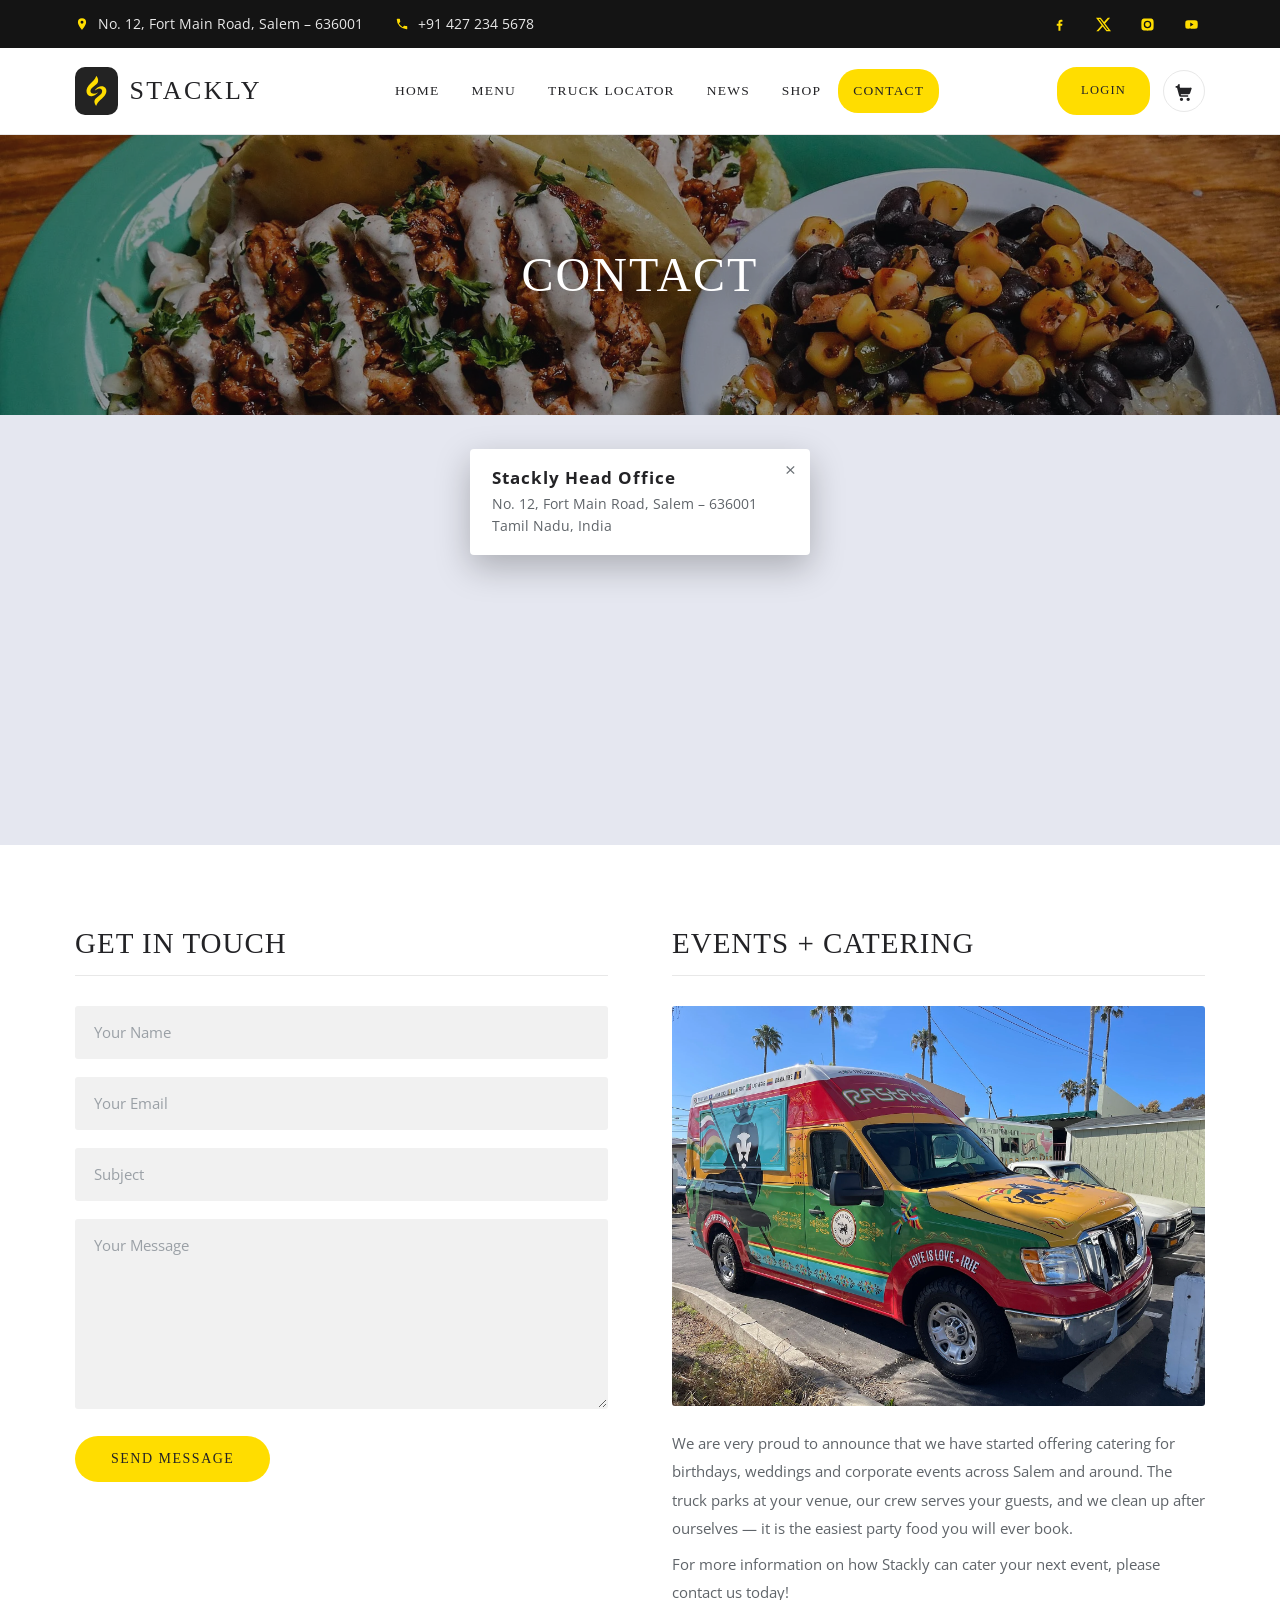
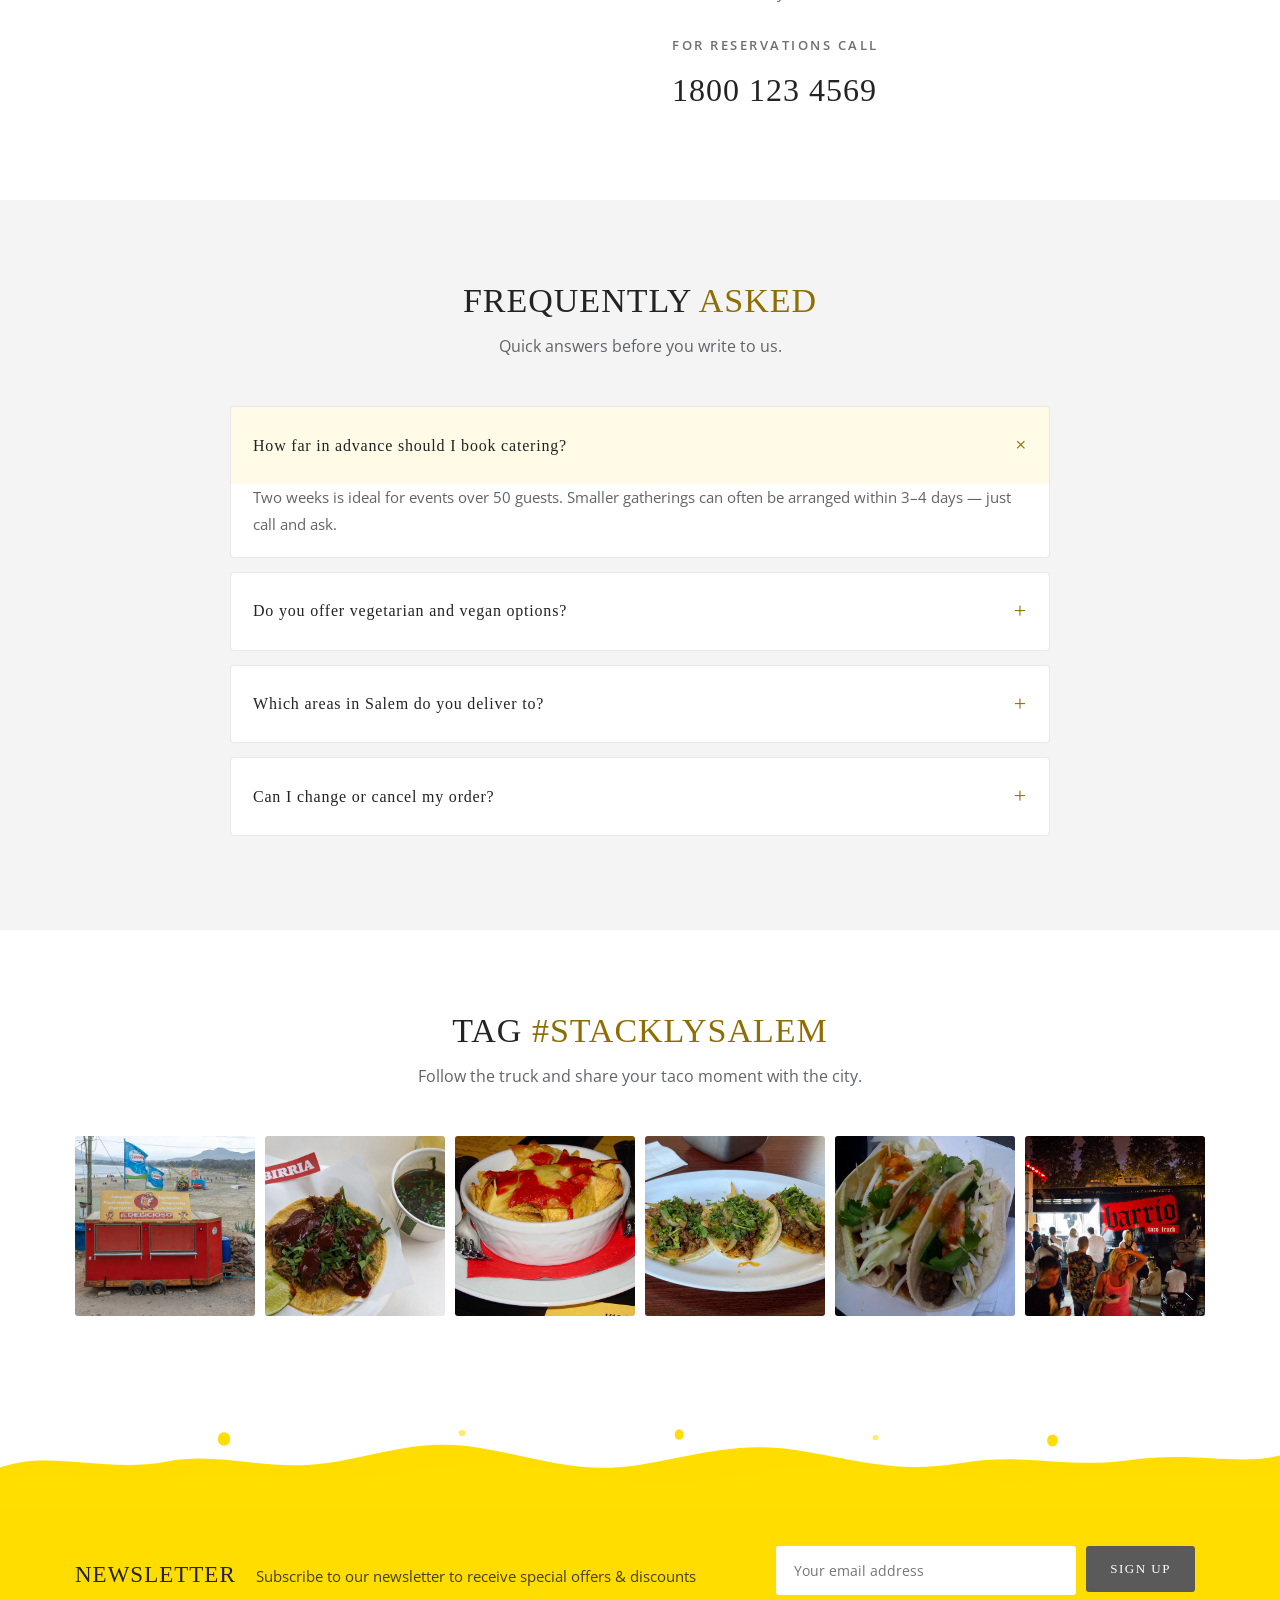
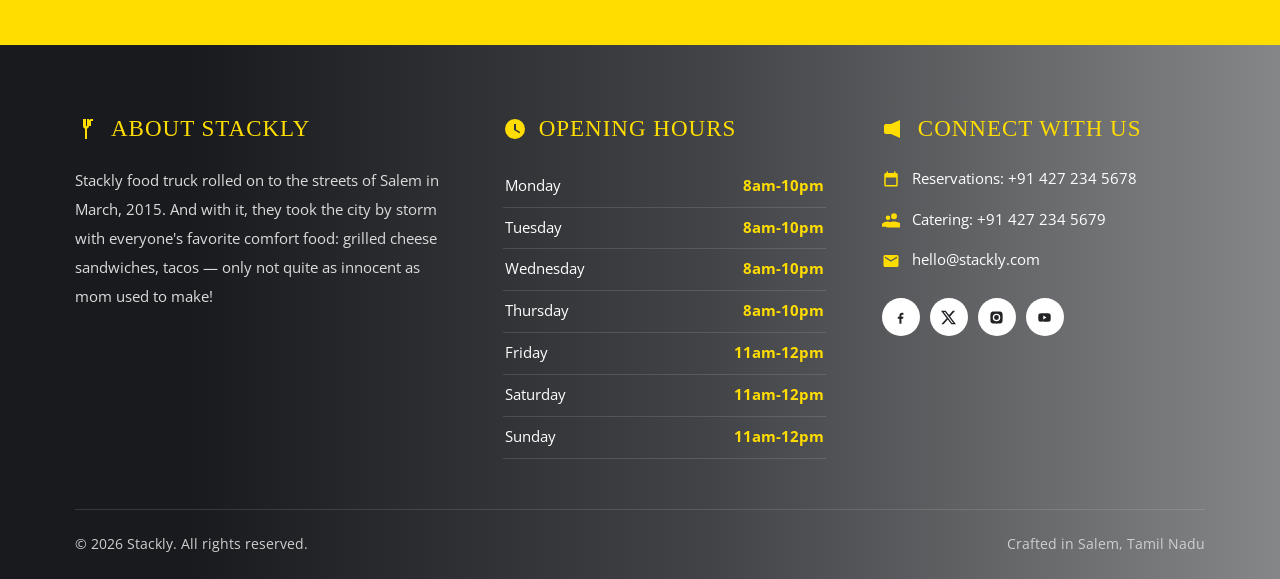
<file: contact.html>
<!DOCTYPE html>
<html lang="en">
<head>
<meta charset="UTF-8">
<meta name="viewport" content="width=device-width, initial-scale=1.0">
<title>Contact — Stackly Food Truck</title>
<meta name="description" content="Contact Stackly food truck for reservations, catering and events in Salem.">
<link rel="icon" href="assets/img/logo.svg?v=2" type="image/svg+xml">
<link rel="preconnect" href="https://fonts.googleapis.com">
<link rel="preconnect" href="https://fonts.gstatic.com" crossorigin>
<link href="https://fonts.googleapis.com/css2?family=Open+Sans:wght@400;600;700&family=Permanent+Marker&display=swap" rel="stylesheet">
<link rel="stylesheet" href="css/style.css?v=2">
</head>
<body>

<div class="topbar">
  <div class="container topbar-inner">
    <div class="topbar-left">
      <a href="locator.html"><svg width="14" height="14" viewBox="0 0 24 24"><path d="M12 2a7 7 0 0 0-7 7c0 5.2 7 13 7 13s7-7.8 7-13a7 7 0 0 0-7-7zm0 9.5A2.5 2.5 0 1 1 12 6.5a2.5 2.5 0 0 1 0 5z"/></svg> No. 12, Fort Main Road, Salem – 636001</a>
      <a href="tel:+914272345678"><svg width="14" height="14" viewBox="0 0 24 24"><path d="M6.6 10.8a15.1 15.1 0 0 0 6.6 6.6l2.2-2.2a1 1 0 0 1 1-.24 11.4 11.4 0 0 0 3.6.58 1 1 0 0 1 1 1V20a1 1 0 0 1-1 1A17 17 0 0 1 3 4a1 1 0 0 1 1-1h3.5a1 1 0 0 1 1 1 11.4 11.4 0 0 0 .58 3.6 1 1 0 0 1-.25 1z"/></svg> +91 427 234 5678</a>
    </div>
    <div class="topbar-social">
      <a href="#" aria-label="Facebook"><svg width="15" height="15" viewBox="0 0 24 24"><path d="M13.5 22v-8h2.7l.4-3.1h-3.1V8.9c0-.9.25-1.5 1.55-1.5h1.65V4.6c-.3 0-1.3-.1-2.4-.1-2.4 0-4 1.45-4 4.1v2.3H7.6V14h2.7v8z"/></svg></a>
      <a href="#" aria-label="X"><svg width="15" height="15" viewBox="0 0 24 24"><path d="M18.901 1.153h3.68l-8.04 9.19L24 22.846h-7.406l-5.8-7.584-6.638 7.584H.474l8.6-9.83L0 1.154h7.594l5.243 6.932ZM17.61 20.644h2.039L6.486 3.24H4.298Z"/></svg></a>
      <a href="#" aria-label="Instagram"><svg width="15" height="15" viewBox="0 0 24 24"><path d="M12 2.2c3.2 0 3.6 0 4.8.1 1.2.1 1.8.2 2.2.4.6.2 1 .5 1.4.9.4.4.7.8.9 1.4.2.4.4 1 .4 2.2.1 1.2.1 1.6.1 4.8s0 3.6-.1 4.8c-.1 1.2-.2 1.8-.4 2.2-.2.6-.5 1-.9 1.4-.4.4-.8.7-1.4.9-.4.2-1 .4-2.2.4-1.2.1-1.6.1-4.8.1s-3.6 0-4.8-.1c-1.2-.1-1.8-.2-2.2-.4-.6-.2-1-.5-1.4-.9a3.8 3.8 0 0 1-.9-1.4c-.2-.4-.4-1-.4-2.2C2.2 15.6 2.2 15.2 2.2 12s0-3.6.1-4.8c.1-1.2.2-1.8.4-2.2.2-.6.5-1 .9-1.4.4-.4.8-.7 1.4-.9.4-.2 1-.4 2.2-.4 1.2-.1 1.6-.1 4.8-.1zm0 3.8a6 6 0 1 0 0 12 6 6 0 0 0 0-12zm0 9.9a3.9 3.9 0 1 1 0-7.8 3.9 3.9 0 0 1 0 7.8zm7.6-10.1a1.4 1.4 0 1 1-2.8 0 1.4 1.4 0 0 1 2.8 0z"/></svg></a>
      <a href="#" aria-label="YouTube"><svg width="15" height="15" viewBox="0 0 24 24"><path d="M21.6 7.2a2.5 2.5 0 0 0-1.76-1.77C18.28 5 12 5 12 5s-6.28 0-7.84.43A2.5 2.5 0 0 0 2.4 7.2 26 26 0 0 0 2 12a26 26 0 0 0 .4 4.8 2.5 2.5 0 0 0 1.76 1.77C5.72 19 12 19 12 19s6.28 0 7.84-.43a2.5 2.5 0 0 0 1.76-1.77A26 26 0 0 0 22 12a26 26 0 0 0-.4-4.8zM10 15.2V8.8l5.2 3.2z"/></svg></a>
    </div>
  </div>
</div>

<header class="site-header">
  <div class="container header-inner">
    <a class="brand" href="index.html">
      <img src="assets/img/logo.svg?v=2" alt="Stackly logo">
      <span>Stackly</span>
    </a>
    <nav class="main-nav" aria-label="Main">
      <ul>
        <li><a href="index.html">Home</a></li>
        <li><a href="menu.html">Menu</a></li>
        <li><a href="locator.html">Truck Locator</a></li>
        <li><a href="news.html">News</a></li>
        <li><a href="shop.html">Shop</a></li>
        <li><a class="active" href="contact.html">Contact</a></li>
      </ul>
    </nav>
    <div class="header-actions">
      <a class="btn-login" href="login.html">Login</a>
      <a class="cart-icon" href="cart.html">
        <span class="sr-only">View cart</span>
        <svg width="20" height="20" viewBox="0 0 24 24" aria-hidden="true"><path d="M7 4h-2l-1 2H2v2h1.6l2.5 9.4A2 2 0 0 0 8 19h9v-2H8.4l-.3-1h9.3a2 2 0 0 0 1.9-1.4l2-6A2 2 0 0 0 19.4 8H7.2l-.4-2zM9 20a2 2 0 1 0 0 4 2 2 0 0 0 0-4zm8 0a2 2 0 1 0 0 4 2 2 0 0 0 0-4z"/></svg>
        <span class="cart-count">0</span>
      </a>
      <button class="nav-toggle" aria-label="Toggle menu"><span></span><span></span><span></span></button>
    </div>
  </div>
</header>

<main>

<section class="hero hero-sub">
  <div class="hero-content">
    <h1>Contact</h1>
  </div>
</section>

<section class="map-embed">
  <iframe title="Stackly head office in Salem" loading="lazy" src="https://www.google.com/maps?q=Fort%20Main%20Road%2C%20Salem%2C%20Tamil%20Nadu&output=embed"></iframe>
  <div class="map-popup">
    <button class="map-popup-close" aria-label="Close">&times;</button>
    <h2>Stackly Head Office</h2>
    <p>No. 12, Fort Main Road, Salem – 636001<br>Tamil Nadu, India</p>
  </div>
</section>

<section class="section">
  <div class="container contact-layout">

    <div class="reveal">
      <h2>Get In Touch</h2>
      <form id="contactForm">
        <div class="form-group">
          <input class="form-control" type="text" name="name" placeholder="Your Name" required>
        </div>
        <div class="form-group">
          <input class="form-control" type="email" name="email" placeholder="Your Email" required>
        </div>
        <div class="form-group">
          <input class="form-control" type="text" name="subject" placeholder="Subject" required>
        </div>
        <div class="form-group">
          <textarea class="form-control" name="message" placeholder="Your Message" required></textarea>
        </div>
        <button type="submit" class="btn btn-primary">Send Message</button>
        <p class="form-msg"></p>
      </form>
    </div>

    <div class="reveal">
      <h2>Events + Catering</h2>
      <div class="contact-img"><img src="assets/img/photos/contact-team.webp" alt="Stackly team at the truck"></div>
      <p class="contact-txt">We are very proud to announce that we have started offering catering for birthdays, weddings and corporate events across Salem and around. The truck parks at your venue, our crew serves your guests, and we clean up after ourselves — it is the easiest party food you will ever book.</p>
      <p class="contact-txt">For more information on how Stackly can cater your next event, please contact us today!</p>
      <p class="contact-label">For Reservations Call</p>
      <p class="contact-phone">1800 123 4569</p>
    </div>

  </div>
</section>

<!-- ===== FAQ ===== -->
<section class="section" style="background:var(--bg-soft)">
  <div class="container">
    <div class="sec-head reveal">
      <h2>Frequently <span style="color:var(--gold-text)">Asked</span></h2>
      <p>Quick answers before you write to us.</p>
    </div>
    <div class="faq reveal">
      <details open>
        <summary>How far in advance should I book catering?</summary>
        <div class="faq-body">Two weeks is ideal for events over 50 guests. Smaller gatherings can often be arranged within 3–4 days — just call and ask.</div>
      </details>
      <details>
        <summary>Do you offer vegetarian and vegan options?</summary>
        <div class="faq-body">Always. The full veggie menu runs alongside the meat menu at the truck, and catering packages can be made fully vegan on request.</div>
      </details>
      <details>
        <summary>Which areas in Salem do you deliver to?</summary>
        <div class="faq-body">Fairlands, Hasthampatti, Junction, Ammapet, Yercaud Road and Suramangalam — plus anywhere within 15km of the fort for orders over ₹499.</div>
      </details>
      <details>
        <summary>Can I change or cancel my order?</summary>
        <div class="faq-body">Yes — call us within 10 minutes of ordering and we'll fix it. Once the griddle is on, the order is locked in.</div>
      </details>
    </div>
  </div>
</section>

<!-- ===== Instagram strip ===== -->
<section class="section">
  <div class="container">
    <div class="sec-head reveal">
      <h2>Tag <span style="color:var(--gold-text)">#StacklySalem</span></h2>
      <p>Follow the truck and share your taco moment with the city.</p>
    </div>
    <div class="insta-grid">
      <figure class="g-item reveal"><img src="assets/img/photos/gallery-1.webp" alt="Truck"><figcaption class="g-overlay"><span class="g-plus">+</span>The Truck</figcaption></figure>
      <figure class="g-item reveal"><img src="assets/img/photos/gallery-6.webp" alt="Birria"><figcaption class="g-overlay"><span class="g-plus">+</span>Birria</figcaption></figure>
      <figure class="g-item reveal"><img src="assets/img/photos/product-4.webp" alt="Prawns"><figcaption class="g-overlay"><span class="g-plus">+</span>Prawns</figcaption></figure>
      <figure class="g-item reveal"><img src="assets/img/photos/gallery-7.webp" alt="Loaded taco"><figcaption class="g-overlay"><span class="g-plus">+</span>Loaded</figcaption></figure>
      <figure class="g-item reveal"><img src="assets/img/photos/news-2.webp" alt="Taco tour"><figcaption class="g-overlay"><span class="g-plus">+</span>Tour</figcaption></figure>
      <figure class="g-item reveal"><img src="assets/img/photos/gallery-4.webp" alt="Night market"><figcaption class="g-overlay"><span class="g-plus">+</span>Night</figcaption></figure>
    </div>
  </div>
</section>

</main>

<section class="newsletter">
  <img class="drip" src="assets/img/drip.svg" alt="">
  <div class="container newsletter-inner">
    <div class="nl-left">
      <h3>Newsletter</h3>
      <p>Subscribe to our newsletter to receive special offers &amp; discounts</p>
    </div>
    <form class="nl-form">
      <input type="email" placeholder="Your email address" aria-label="Your email address" required>
      <button type="submit">Sign up</button>
      <span class="nl-msg"></span>
    </form>
  </div>
</section>

<footer class="site-footer">
  <div class="container">
    <div class="footer-grid">
      <div>
        <h3 class="f-title"><svg width="24" height="24" viewBox="0 0 24 24"><path d="M8 2v7a3 3 0 0 0 2 2.8V22h2V11.8A3 3 0 0 0 14 9V2h-2v7h-1V2zm8 0c-1.1 0-2 .9-2 2v5h2V4h2V2z"/></svg> About Stackly</h3>
        <p>Stackly food truck rolled on to the streets of Salem in March, 2015. And with it, they took the city by storm with everyone's favorite comfort food: grilled cheese sandwiches, tacos — only not quite as innocent as mom used to make!</p>
      </div>
      <div>
        <h3 class="f-title"><svg width="24" height="24" viewBox="0 0 24 24"><path d="M12 2a10 10 0 1 0 0 20 10 10 0 0 0 0-20zm1 10.4 4.2 2.5-.8 1.3L11 13V7h2z"/></svg> Opening Hours</h3>
        <ul class="hours">
          <li><span>Monday</span><b>8am-10pm</b></li>
          <li><span>Tuesday</span><b>8am-10pm</b></li>
          <li><span>Wednesday</span><b>8am-10pm</b></li>
          <li><span>Thursday</span><b>8am-10pm</b></li>
          <li><span>Friday</span><b>11am-12pm</b></li>
          <li><span>Saturday</span><b>11am-12pm</b></li>
          <li><span>Sunday</span><b>11am-12pm</b></li>
        </ul>
      </div>
      <div>
        <h3 class="f-title"><svg width="24" height="24" viewBox="0 0 24 24"><path d="M18 3v18l-9-4H4a2 2 0 0 1-2-2v-6a2 2 0 0 1 2-2h5zm-2 6.5a1.5 1.5 0 1 1 0-3 1.5 1.5 0 0 1 0 3z"/></svg> Connect With Us</h3>
        <ul class="f-contact">
          <li><svg width="18" height="18" viewBox="0 0 24 24"><path d="M19 4h-1V2h-2v2H8V2H6v2H5a2 2 0 0 0-2 2v14a2 2 0 0 0 2 2h14a2 2 0 0 0 2-2V6a2 2 0 0 0-2-2zm0 16H5V10h14z"/></svg> Reservations: +91 427 234 5678</li>
          <li><svg width="18" height="18" viewBox="0 0 24 24"><path d="M16 11a4 4 0 1 0-4-4 4 4 0 0 0 4 4zm-8 1a3 3 0 1 0-3-3 3 3 0 0 0 3 3zm0 2c-2.7 0-8 1.3-8 4v3h10v-3c0-1 .4-1.9 1-2.6A14 14 0 0 0 8 14zm8 0c-3.3 0-10 1.7-10 5v3h20v-3c0-3.3-6.7-5-10-5z"/></svg> Catering: +91 427 234 5679</li>
          <li><svg width="18" height="18" viewBox="0 0 24 24"><path d="M20 4H4a2 2 0 0 0-2 2v12a2 2 0 0 0 2 2h16a2 2 0 0 0 2-2V6a2 2 0 0 0-2-2zm0 4-8 5-8-5V6l8 5 8-5z"/></svg> <a href="mailto:hello@stackly.com">hello@stackly.com</a></li>
        </ul>
        <div class="socials">
          <a href="#" aria-label="Facebook"><svg width="15" height="15" viewBox="0 0 24 24"><path d="M13.5 22v-8h2.7l.4-3.1h-3.1V8.9c0-.9.25-1.5 1.55-1.5h1.65V4.6c-.3 0-1.3-.1-2.4-.1-2.4 0-4 1.45-4 4.1v2.3H7.6V14h2.7v8z"/></svg></a>
          <a href="#" aria-label="X"><svg width="15" height="15" viewBox="0 0 24 24"><path d="M18.901 1.153h3.68l-8.04 9.19L24 22.846h-7.406l-5.8-7.584-6.638 7.584H.474l8.6-9.83L0 1.154h7.594l5.243 6.932ZM17.61 20.644h2.039L6.486 3.24H4.298Z"/></svg></a>
          <a href="#" aria-label="Instagram"><svg width="15" height="15" viewBox="0 0 24 24"><path d="M12 2.2c3.2 0 3.6 0 4.8.1 1.2.1 1.8.2 2.2.4.6.2 1 .5 1.4.9.4.4.7.8.9 1.4.2.4.4 1 .4 2.2.1 1.2.1 1.6.1 4.8s0 3.6-.1 4.8c-.1 1.2-.2 1.8-.4 2.2-.2.6-.5 1-.9 1.4-.4.4-.8.7-1.4.9-.4.2-1 .4-2.2.4-1.2.1-1.6.1-4.8.1s-3.6 0-4.8-.1c-1.2-.1-1.8-.2-2.2-.4-.6-.2-1-.5-1.4-.9a3.8 3.8 0 0 1-.9-1.4c-.2-.4-.4-1-.4-2.2C2.2 15.6 2.2 15.2 2.2 12s0-3.6.1-4.8c.1-1.2.2-1.8.4-2.2.2-.6.5-1 .9-1.4.4-.4.8-.7 1.4-.9.4-.2 1-.4 2.2-.4 1.2-.1 1.6-.1 4.8-.1zm0 3.8a6 6 0 1 0 0 12 6 6 0 0 0 0-12zm0 9.9a3.9 3.9 0 1 1 0-7.8 3.9 3.9 0 0 1 0 7.8zm7.6-10.1a1.4 1.4 0 1 1-2.8 0 1.4 1.4 0 0 1 2.8 0z"/></svg></a>
          <a href="#" aria-label="YouTube"><svg width="15" height="15" viewBox="0 0 24 24"><path d="M21.6 7.2a2.5 2.5 0 0 0-1.76-1.77C18.28 5 12 5 12 5s-6.28 0-7.84.43A2.5 2.5 0 0 0 2.4 7.2 26 26 0 0 0 2 12a26 26 0 0 0 .4 4.8 2.5 2.5 0 0 0 1.76 1.77C5.72 19 12 19 12 19s6.28 0 7.84-.43a2.5 2.5 0 0 0 1.76-1.77A26 26 0 0 0 22 12a26 26 0 0 0-.4-4.8zM10 15.2V8.8l5.2 3.2z"/></svg></a>
        </div>
      </div>
    </div>
    <div class="footer-bottom">
      <span>© 2026 Stackly. All rights reserved.</span>
      <span>Crafted in <a href="#">Salem, Tamil Nadu</a></span>
    </div>
  </div>
</footer>

<button class="back-top" aria-label="Back to top"><svg width="16" height="16" viewBox="0 0 24 24"><path fill="#fff" d="M12 6l7 7-1.4 1.4L13 9.8V20h-2V9.8l-4.6 4.6L5 13z"/></svg></button>

<script src="js/main.js?v=3"></script>
</body>
</html>
</file>
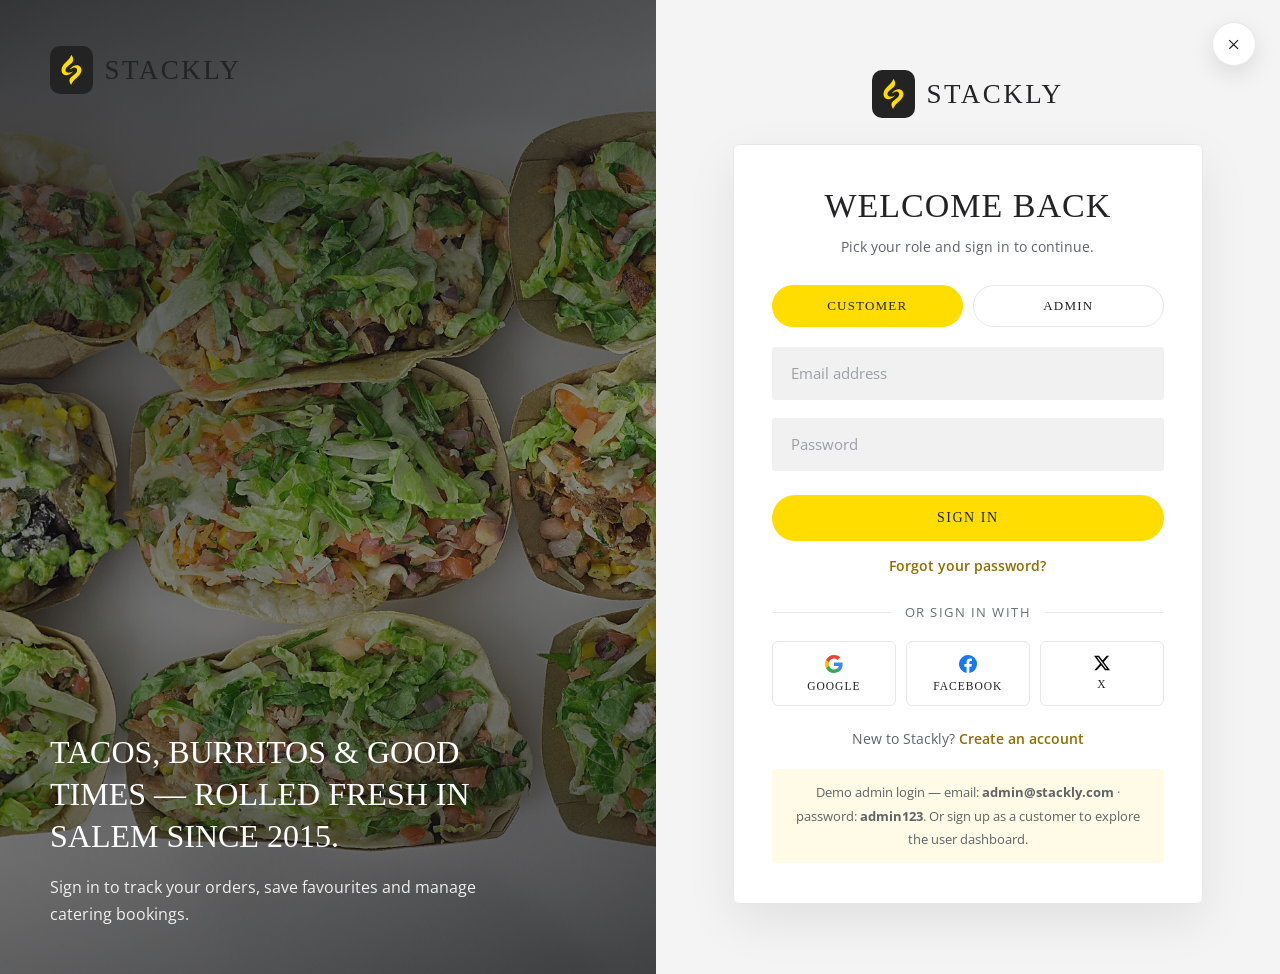
<file: dashboard.html>
<!DOCTYPE html>
<html lang="en">
<head>
<meta charset="UTF-8">
<meta name="viewport" content="width=device-width, initial-scale=1.0">
<title>My Dashboard — Stackly Food Truck</title>
<meta name="description" content="Your Stackly customer dashboard — orders, favourites, addresses and profile.">
<link rel="icon" href="assets/img/logo.svg?v=2" type="image/svg+xml">
<link rel="preconnect" href="https://fonts.googleapis.com">
<link rel="preconnect" href="https://fonts.gstatic.com" crossorigin>
<link href="https://fonts.googleapis.com/css2?family=Open+Sans:wght@400;600;700&family=Permanent+Marker&display=swap" rel="stylesheet">
<link rel="stylesheet" href="css/style.css?v=2">
</head>
<body>

<main data-guard="user" class="dash-shell">

  <!-- ===== Sidebar ===== -->
  <aside class="dash-side">
    <a class="dash-brand" href="index.html">
      <img src="assets/img/logo.svg?v=2" alt="Stackly logo">
      <span>Stackly</span>
    </a>

    <p class="dash-side-label">My Account</p>
    <nav class="dash-menu" aria-label="Dashboard">
      <button type="button" class="active" data-dash="overview">
        <svg width="17" height="17" viewBox="0 0 24 24"><path d="M3 3h8v8H3zm10 0h8v5h-8zM3 13h8v8H3zm10-3h8v11h-8z"/></svg> Overview
      </button>
      <button type="button" data-dash="orders">
        <svg width="17" height="17" viewBox="0 0 24 24"><path d="M7 4h-2l-1 2H2v2h1.6l2.5 9.4A2 2 0 0 0 8 19h9v-2H8.4l-.3-1h9.3a2 2 0 0 0 1.9-1.4l2-6A2 2 0 0 0 19.4 8H7.2l-.4-2zM9 20a2 2 0 1 0 0 4 2 2 0 0 0 0-4zm8 0a2 2 0 1 0 0 4 2 2 0 0 0 0-4z"/></svg> My Orders
      </button>
      <button type="button" data-dash="favourites">
        <svg width="17" height="17" viewBox="0 0 24 24"><path d="M12 21.35l-1.45-1.32C5.4 15.36 2 12.28 2 8.5 2 5.42 4.42 3 7.5 3c1.74 0 3.41.81 4.5 2.09C13.09 3.81 14.76 3 16.5 3 19.58 3 22 5.42 22 8.5c0 3.78-3.4 6.86-8.55 11.54z"/></svg> Favourites
      </button>
      <button type="button" data-dash="addresses">
        <svg width="17" height="17" viewBox="0 0 24 24"><path d="M12 2a7 7 0 0 0-7 7c0 5.2 7 13 7 13s7-7.8 7-13a7 7 0 0 0-7-7zm0 9.5A2.5 2.5 0 1 1 12 6.5a2.5 2.5 0 0 1 0 5z"/></svg> Saved Addresses
      </button>
      <button type="button" data-dash="settings">
        <svg width="17" height="17" viewBox="0 0 24 24"><path d="M19.4 13a7.6 7.6 0 0 0 .1-1 7.6 7.6 0 0 0-.1-1l2.1-1.7a.5.5 0 0 0 .1-.6l-2-3.5a.5.5 0 0 0-.6-.2l-2.5 1a7.7 7.7 0 0 0-1.7-1l-.4-2.6a.5.5 0 0 0-.5-.4h-4a.5.5 0 0 0-.5.4l-.4 2.6a7.7 7.7 0 0 0-1.7 1l-2.5-1a.5.5 0 0 0-.6.2l-2 3.5a.5.5 0 0 0 .1.6L4.5 11a7.6 7.6 0 0 0 0 2l-2.1 1.7a.5.5 0 0 0-.1.6l2 3.5c.1.2.4.3.6.2l2.5-1a7.7 7.7 0 0 0 1.7 1l.4 2.6c0 .2.2.4.5.4h4c.2 0 .5-.2.5-.4l.4-2.6a7.7 7.7 0 0 0 1.7-1l2.5 1c.2.1.5 0 .6-.2l2-3.5a.5.5 0 0 0-.1-.6zM12 15.5A3.5 3.5 0 1 1 12 8.5a3.5 3.5 0 0 1 0 7z"/></svg> Account Settings
      </button>
    </nav>

    <p class="dash-side-label">Quick Links</p>
    <nav class="dash-menu dash-menu-quick" aria-label="Quick links">
      <a href="shop.html"><svg width="17" height="17" viewBox="0 0 24 24"><path d="M20 4H4a2 2 0 0 0-2 2v12a2 2 0 0 0 2 2h16a2 2 0 0 0 2-2V6a2 2 0 0 0-2-2zm0 4-8 5-8-5V6l8 5 8-5z"/></svg> Shop</a>
      <a href="cart.html"><svg width="17" height="17" viewBox="0 0 24 24"><path d="M7 4h-2l-1 2H2v2h1.6l2.5 9.4A2 2 0 0 0 8 19h9v-2H8.4l-.3-1h9.3a2 2 0 0 0 1.9-1.4l2-6A2 2 0 0 0 19.4 8H7.2l-.4-2z"/></svg> Cart</a>
      <a href="index.html"><svg width="17" height="17" viewBox="0 0 24 24"><path d="M12 3l9 8h-3v9h-4v-6h-4v6H6v-9H3z"/></svg> Back To Site</a>
    </nav>

    <button type="button" class="dash-logout" data-logout>
      <svg width="16" height="16" viewBox="0 0 24 24"><path d="M17 7l-1.4 1.4L18.2 11H8v2h10.2l-2.6 2.6L17 17l5-5zM6 17H3v-2h3v-2H3V5h9v2H6v2h6V5h2v10h-2v2h6v-2h-4v-2h4V5a2 2 0 0 0-2-2H6a2 2 0 0 0-2 2v10a2 2 0 0 0 2 2z"/></svg> Log Out
    </button>
  </aside>

  <!-- ===== Content ===== -->
  <div class="dash-main">
    <header class="dash-top">
      <div>
        <h1>Hey, <span data-user-name>friend</span>!</h1>
        <p><span data-user-role>Customer</span> · <span data-user-email>you@example.com</span></p>
      </div>
      <a href="shop.html" class="btn btn-primary">Order Now</a>
    </header>

    <div class="dash-views">

      <!-- Overview -->
      <section class="dash-view active" data-dash-view="overview">
        <div class="dash-grid">
          <div class="dash-card"><span>Total Orders</span><b>12</b></div>
          <div class="dash-card"><span>Reward Points</span><b>480</b></div>
          <div class="dash-card"><span>Favourites</span><b>5</b></div>
          <div class="dash-card"><span>Coupons</span><b>2</b></div>
        </div>

        <div class="dash-cols">
          <div class="dash-panel">
            <h2>Recent Orders</h2>
            <table class="dash-table">
              <thead>
                <tr><th>Order</th><th>Items</th><th>Total</th><th>Status</th></tr>
              </thead>
              <tbody>
                <tr>
                  <td data-label="Order">#STK-1042</td>
                  <td data-label="Items">Birria Deluxe Box ×2</td>
                  <td data-label="Total">₹700</td>
                  <td data-label="Status"><span class="status">Delivered</span></td>
                </tr>
                <tr>
                  <td data-label="Order">#STK-1038</td>
                  <td data-label="Items">Fajitas Vegan Tray, Nachos</td>
                  <td data-label="Total">₹370</td>
                  <td data-label="Status"><span class="status">Delivered</span></td>
                </tr>
                <tr>
                  <td data-label="Order">#STK-1031</td>
                  <td data-label="Items">Garlic Prawn Tacos ×3</td>
                  <td data-label="Total">₹1,260</td>
                  <td data-label="Status"><span class="status pending">On the way</span></td>
                </tr>
              </tbody>
            </table>
          </div>

          <div class="dash-panel">
            <h2>Quick Links</h2>
            <ul class="dash-list">
              <li><a href="menu.html">Today's menu →</a></li>
              <li><a href="shop.html">Browse the shop →</a></li>
              <li><a href="locator.html">Find the truck →</a></li>
              <li><a href="contact.html">Book catering →</a></li>
            </ul>
          </div>
        </div>
      </section>

      <!-- Orders -->
      <section class="dash-view" data-dash-view="orders">
        <div class="dash-panel">
          <h2>My Orders</h2>
          <table class="dash-table">
            <thead>
              <tr><th>Order</th><th>Date</th><th>Items</th><th>Total</th><th>Status</th></tr>
            </thead>
            <tbody>
              <tr>
                <td data-label="Order">#STK-1042</td>
                <td data-label="Date">08 Oct 2026</td>
                <td data-label="Items">Birria Deluxe Box ×2</td>
                <td data-label="Total">₹700</td>
                <td data-label="Status"><span class="status">Delivered</span></td>
              </tr>
              <tr>
                <td data-label="Order">#STK-1038</td>
                <td data-label="Date">04 Oct 2026</td>
                <td data-label="Items">Fajitas Vegan Tray, Nachos</td>
                <td data-label="Total">₹370</td>
                <td data-label="Status"><span class="status">Delivered</span></td>
              </tr>
              <tr>
                <td data-label="Order">#STK-1031</td>
                <td data-label="Date">29 Sep 2026</td>
                <td data-label="Items">Garlic Prawn Tacos ×3</td>
                <td data-label="Total">₹1,260</td>
                <td data-label="Status"><span class="status pending">On the way</span></td>
              </tr>
              <tr>
                <td data-label="Order">#STK-1024</td>
                <td data-label="Date">21 Sep 2026</td>
                <td data-label="Items">Smokey Pulled Pork Combo</td>
                <td data-label="Total">₹250</td>
                <td data-label="Status"><span class="status">Delivered</span></td>
              </tr>
              <tr>
                <td data-label="Order">#STK-1019</td>
                <td data-label="Date">15 Sep 2026</td>
                <td data-label="Items">Party Pack Burritos ×4</td>
                <td data-label="Total">₹1,120</td>
                <td data-label="Status"><span class="status">Delivered</span></td>
              </tr>
            </tbody>
          </table>
          <div class="dash-actions">
            <a href="shop.html" class="btn btn-primary">Order Again</a>
            <a href="cart.html" class="btn btn-outline-dark">View Cart</a>
          </div>
        </div>
      </section>

      <!-- Favourites -->
      <section class="dash-view" data-dash-view="favourites">
        <div class="dash-panel">
          <h2>My Favourites</h2>
          <div class="favs-grid">
            <div class="product" data-id="p1" data-name="Birria Deluxe Box" data-price="350">
              <div class="p-img">
                <img src="assets/img/photos/product-1.webp" alt="Birria Deluxe Box">
                <div class="p-overlay"><button class="add-cart"><svg width="15" height="15" viewBox="0 0 24 24"><path d="M7 4h-2l-1 2H2v2h1.6l2.5 9.4A2 2 0 0 0 8 19h9v-2H8.4l-.3-1h9.3a2 2 0 0 0 1.9-1.4l2-6A2 2 0 0 0 19.4 8H7.2l-.4-2zM9 20a2 2 0 1 0 0 4 2 2 0 0 0 0-4zm8 0a2 2 0 1 0 0 4 2 2 0 0 0 0-4z"/></svg> Add to cart</button></div>
              </div>
              <div class="p-body">
                <h3 class="p-title">Birria Deluxe Box</h3>
                <div class="p-price">₹350</div>
              </div>
            </div>
            <div class="product" data-id="p4" data-name="Garlic Prawn Tacos" data-price="420">
              <div class="p-img">
                <img src="assets/img/photos/product-4.webp" alt="Garlic Prawn Tacos">
                <div class="p-overlay"><button class="add-cart"><svg width="15" height="15" viewBox="0 0 24 24"><path d="M7 4h-2l-1 2H2v2h1.6l2.5 9.4A2 2 0 0 0 8 19h9v-2H8.4l-.3-1h9.3a2 2 0 0 0 1.9-1.4l2-6A2 2 0 0 0 19.4 8H7.2l-.4-2zM9 20a2 2 0 1 0 0 4 2 2 0 0 0 0-4zm8 0a2 2 0 1 0 0 4 2 2 0 0 0 0-4z"/></svg> Add to cart</button></div>
              </div>
              <div class="p-body">
                <h3 class="p-title">Garlic Prawn Tacos</h3>
                <div class="p-price">₹420</div>
              </div>
            </div>
            <div class="product" data-id="p5" data-name="Fajitas Vegan Tray" data-price="370">
              <div class="p-img">
                <img src="assets/img/photos/product-5.webp" alt="Fajitas Vegan Tray">
                <div class="p-overlay"><button class="add-cart"><svg width="15" height="15" viewBox="0 0 24 24"><path d="M7 4h-2l-1 2H2v2h1.6l2.5 9.4A2 2 0 0 0 8 19h9v-2H8.4l-.3-1h9.3a2 2 0 0 0 1.9-1.4l2-6A2 2 0 0 0 19.4 8H7.2l-.4-2zM9 20a2 2 0 1 0 0 4 2 2 0 0 0 0-4zm8 0a2 2 0 1 0 0 4 2 2 0 0 0 0-4z"/></svg> Add to cart</button></div>
              </div>
              <div class="p-body">
                <h3 class="p-title">Fajitas Vegan Tray</h3>
                <div class="p-price">₹370</div>
              </div>
            </div>
          </div>
        </div>
      </section>

      <!-- Addresses -->
      <section class="dash-view" data-dash-view="addresses">
        <div class="dash-cols">
          <div class="dash-panel">
            <h2>Saved Addresses</h2>
            <div class="addr-card">
              <b>Home</b>
              <p>14, 4th Cross Road, Fairlands, Salem – 636012</p>
              <span class="status">Default</span>
            </div>
            <div class="addr-card">
              <b>Office</b>
              <p>2nd Floor, Surya Towers, Fort Main Road, Salem – 636001</p>
              <span class="status pending">Work</span>
            </div>
          </div>
          <div class="dash-panel">
            <h2>Add New Address</h2>
            <form id="addrForm" novalidate>
              <div class="form-group">
                <input class="form-control" type="text" name="label" placeholder="Label (Home / Office)" required>
              </div>
              <div class="form-group">
                <input class="form-control" type="text" name="address" placeholder="Street, area, Salem" required>
              </div>
              <button type="submit" class="btn btn-primary">Save Address</button>
              <p class="auth-err"></p>
            </form>
          </div>
        </div>
      </section>

      <!-- Settings -->
      <section class="dash-view" data-dash-view="settings">
        <div class="dash-cols">
          <div class="dash-panel">
            <h2>Profile Details</h2>
            <form id="settingsForm" novalidate>
              <div class="form-group">
                <input class="form-control" type="text" name="name" placeholder="Full name" data-fill="name" required>
              </div>
              <div class="form-group">
                <input class="form-control" type="email" name="email" placeholder="Email address" data-fill="email" required>
              </div>
              <div class="form-group">
                <input class="form-control" type="tel" name="phone" placeholder="Phone number" value="+91 98765 43210">
              </div>
              <button type="submit" class="btn btn-primary">Save Changes</button>
              <p class="auth-err"></p>
            </form>
          </div>
          <div class="dash-panel">
            <h2>Change Password</h2>
            <form id="passwordForm" novalidate>
              <div class="form-group">
                <input class="form-control" type="password" name="current" placeholder="Current password" required>
              </div>
              <div class="form-group">
                <input class="form-control" type="password" name="next" placeholder="New password (min 6 characters)" required>
              </div>
              <button type="submit" class="btn btn-outline-dark">Update Password</button>
              <p class="auth-err"></p>
            </form>
          </div>
        </div>
      </section>

    </div>
  </div>

</main>

<script src="js/main.js?v=3"></script>
<script src="js/auth.js?v=3"></script>
</body>
</html>
</file>
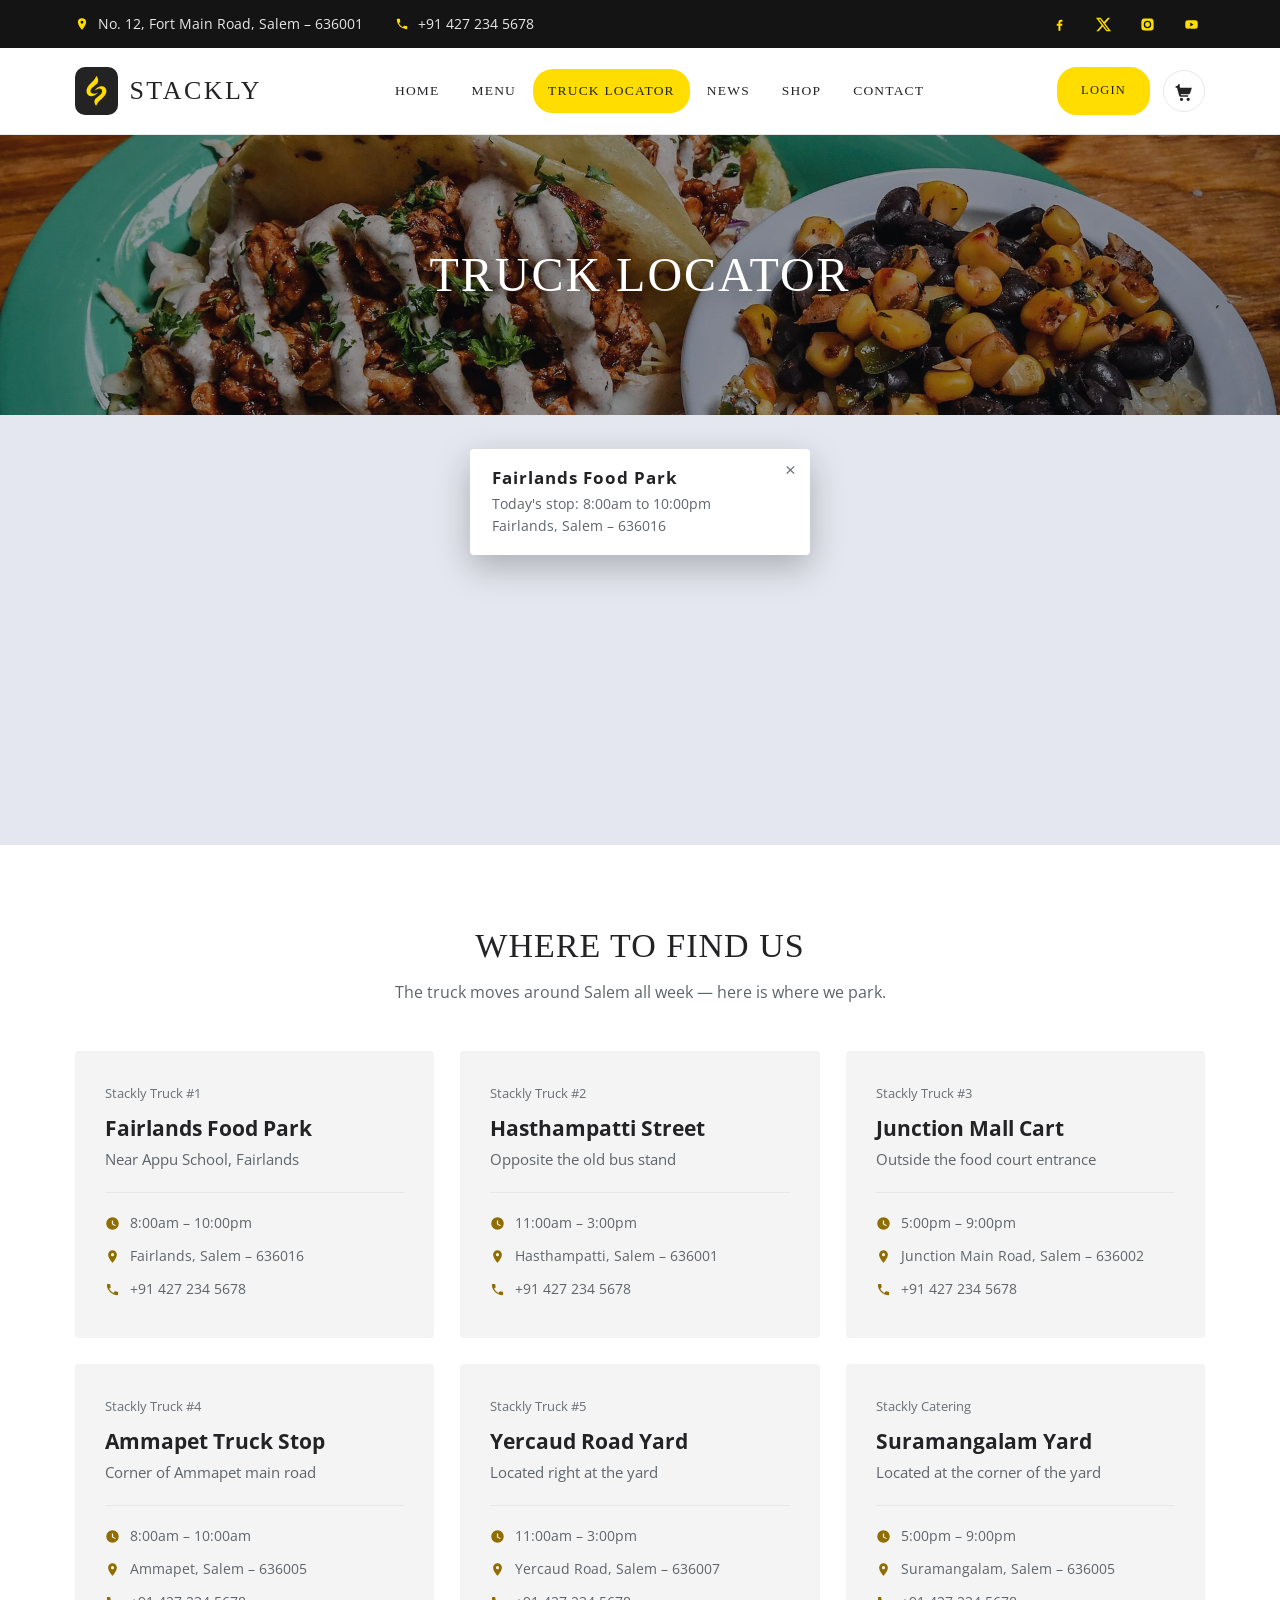
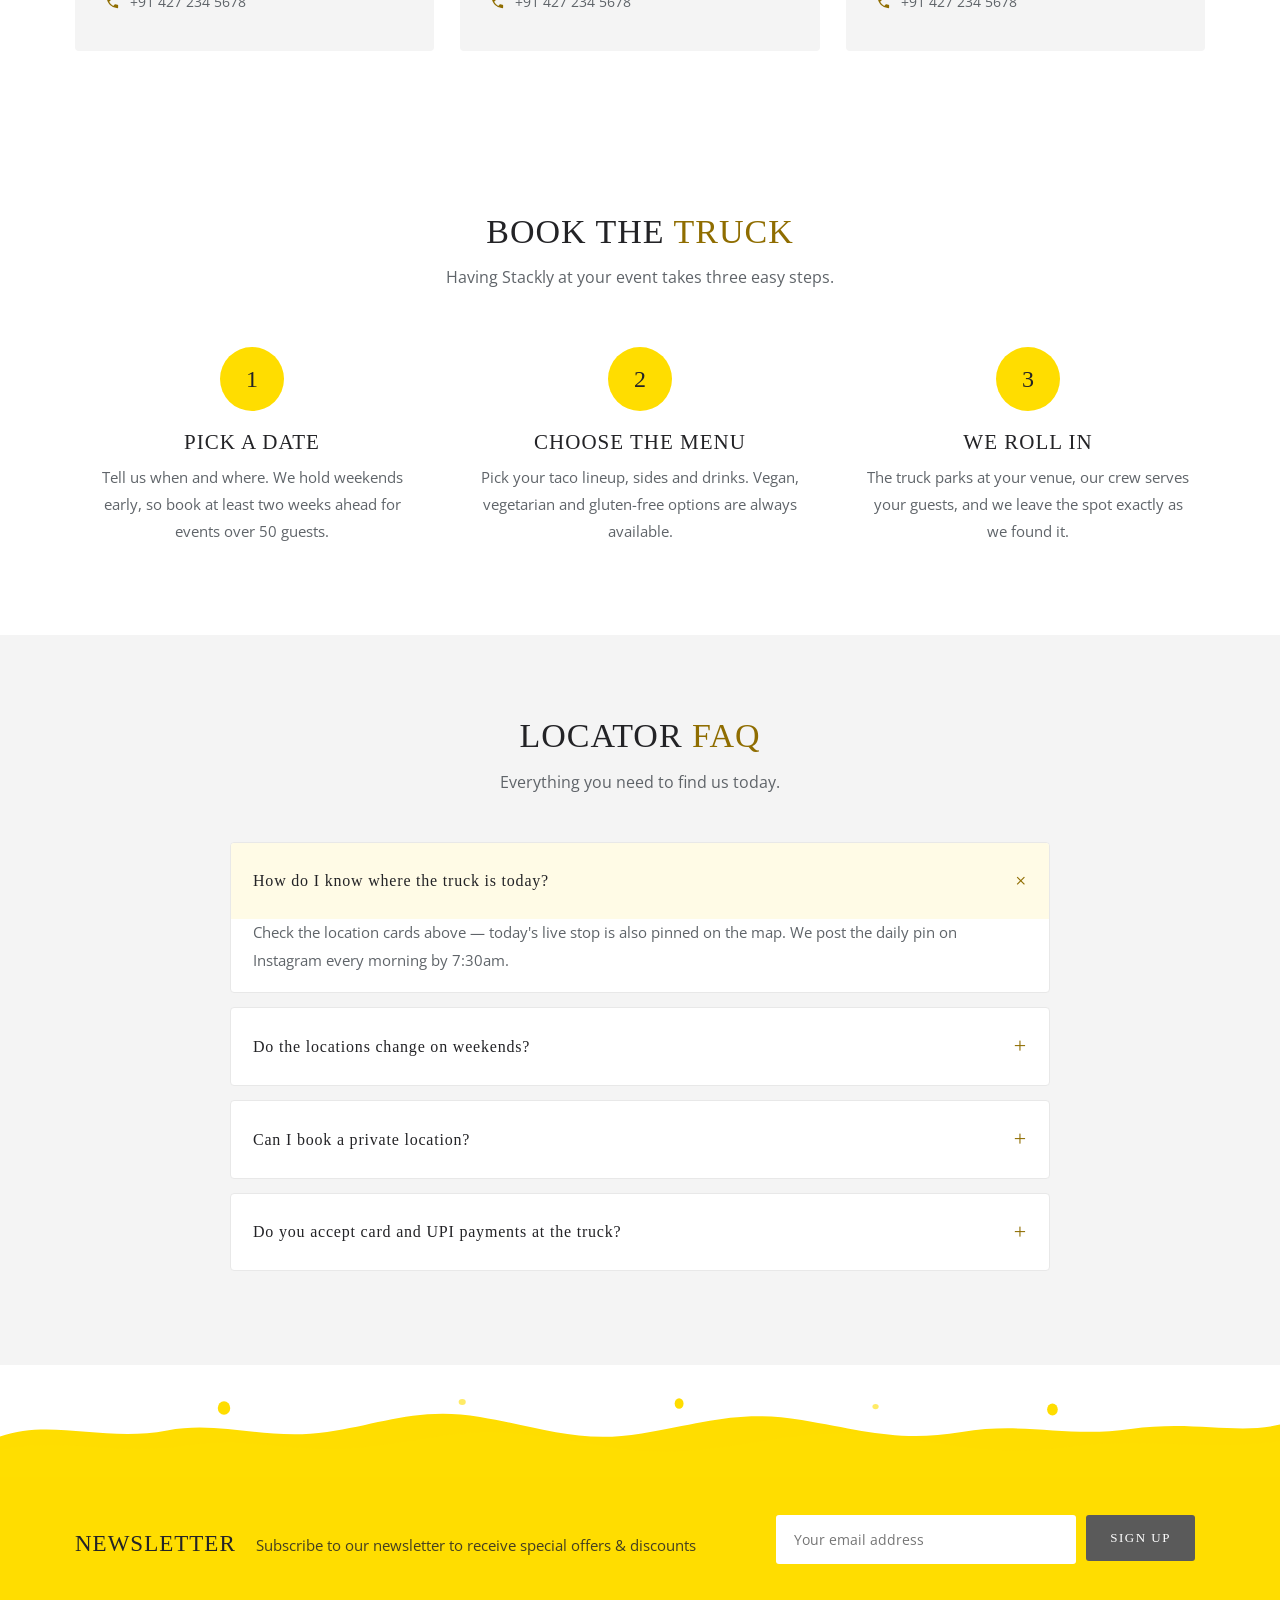
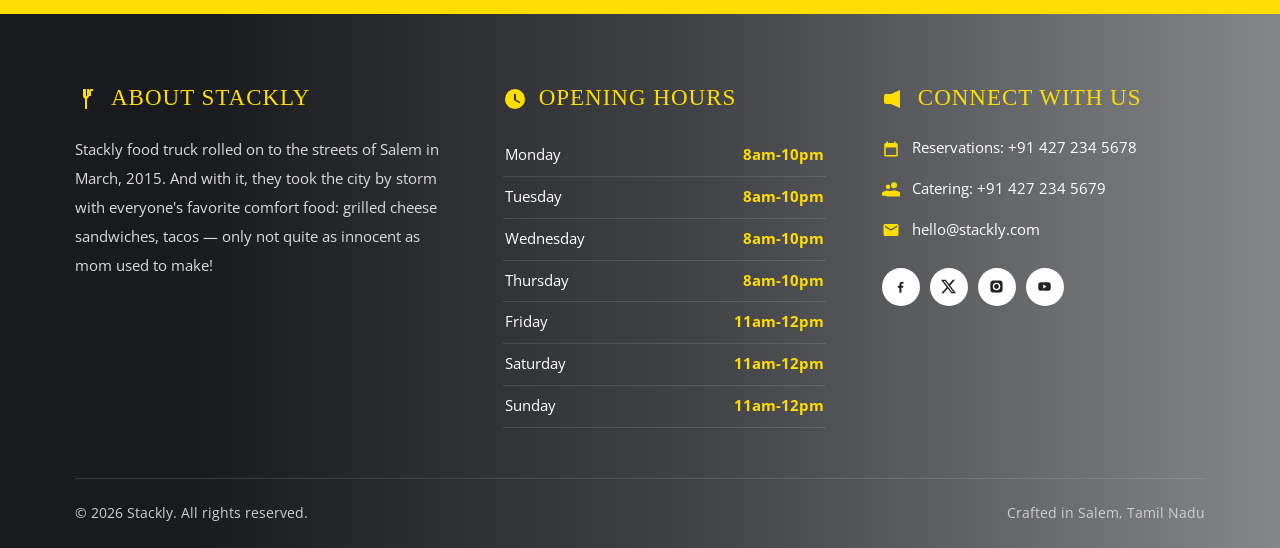
<file: locator.html>
<!DOCTYPE html>
<html lang="en">
<head>
<meta charset="UTF-8">
<meta name="viewport" content="width=device-width, initial-scale=1.0">
<title>Truck Locator — Stackly Food Truck</title>
<meta name="description" content="Find the Stackly food truck around Salem — live locations, opening hours and addresses for every stop.">
<link rel="icon" href="assets/img/logo.svg?v=2" type="image/svg+xml">
<link rel="preconnect" href="https://fonts.googleapis.com">
<link rel="preconnect" href="https://fonts.gstatic.com" crossorigin>
<link href="https://fonts.googleapis.com/css2?family=Open+Sans:wght@400;600;700&family=Permanent+Marker&display=swap" rel="stylesheet">
<link rel="stylesheet" href="css/style.css?v=2">
</head>
<body>

<div class="topbar">
  <div class="container topbar-inner">
    <div class="topbar-left">
      <a href="locator.html"><svg width="14" height="14" viewBox="0 0 24 24"><path d="M12 2a7 7 0 0 0-7 7c0 5.2 7 13 7 13s7-7.8 7-13a7 7 0 0 0-7-7zm0 9.5A2.5 2.5 0 1 1 12 6.5a2.5 2.5 0 0 1 0 5z"/></svg> No. 12, Fort Main Road, Salem – 636001</a>
      <a href="tel:+914272345678"><svg width="14" height="14" viewBox="0 0 24 24"><path d="M6.6 10.8a15.1 15.1 0 0 0 6.6 6.6l2.2-2.2a1 1 0 0 1 1-.24 11.4 11.4 0 0 0 3.6.58 1 1 0 0 1 1 1V20a1 1 0 0 1-1 1A17 17 0 0 1 3 4a1 1 0 0 1 1-1h3.5a1 1 0 0 1 1 1 11.4 11.4 0 0 0 .58 3.6 1 1 0 0 1-.25 1z"/></svg> +91 427 234 5678</a>
    </div>
    <div class="topbar-social">
      <a href="#" aria-label="Facebook"><svg width="15" height="15" viewBox="0 0 24 24"><path d="M13.5 22v-8h2.7l.4-3.1h-3.1V8.9c0-.9.25-1.5 1.55-1.5h1.65V4.6c-.3 0-1.3-.1-2.4-.1-2.4 0-4 1.45-4 4.1v2.3H7.6V14h2.7v8z"/></svg></a>
      <a href="#" aria-label="X"><svg width="15" height="15" viewBox="0 0 24 24"><path d="M18.901 1.153h3.68l-8.04 9.19L24 22.846h-7.406l-5.8-7.584-6.638 7.584H.474l8.6-9.83L0 1.154h7.594l5.243 6.932ZM17.61 20.644h2.039L6.486 3.24H4.298Z"/></svg></a>
      <a href="#" aria-label="Instagram"><svg width="15" height="15" viewBox="0 0 24 24"><path d="M12 2.2c3.2 0 3.6 0 4.8.1 1.2.1 1.8.2 2.2.4.6.2 1 .5 1.4.9.4.4.7.8.9 1.4.2.4.4 1 .4 2.2.1 1.2.1 1.6.1 4.8s0 3.6-.1 4.8c-.1 1.2-.2 1.8-.4 2.2-.2.6-.5 1-.9 1.4-.4.4-.8.7-1.4.9-.4.2-1 .4-2.2.4-1.2.1-1.6.1-4.8.1s-3.6 0-4.8-.1c-1.2-.1-1.8-.2-2.2-.4-.6-.2-1-.5-1.4-.9a3.8 3.8 0 0 1-.9-1.4c-.2-.4-.4-1-.4-2.2C2.2 15.6 2.2 15.2 2.2 12s0-3.6.1-4.8c.1-1.2.2-1.8.4-2.2.2-.6.5-1 .9-1.4.4-.4.8-.7 1.4-.9.4-.2 1-.4 2.2-.4 1.2-.1 1.6-.1 4.8-.1zm0 3.8a6 6 0 1 0 0 12 6 6 0 0 0 0-12zm0 9.9a3.9 3.9 0 1 1 0-7.8 3.9 3.9 0 0 1 0 7.8zm7.6-10.1a1.4 1.4 0 1 1-2.8 0 1.4 1.4 0 0 1 2.8 0z"/></svg></a>
      <a href="#" aria-label="YouTube"><svg width="15" height="15" viewBox="0 0 24 24"><path d="M21.6 7.2a2.5 2.5 0 0 0-1.76-1.77C18.28 5 12 5 12 5s-6.28 0-7.84.43A2.5 2.5 0 0 0 2.4 7.2 26 26 0 0 0 2 12a26 26 0 0 0 .4 4.8 2.5 2.5 0 0 0 1.76 1.77C5.72 19 12 19 12 19s6.28 0 7.84-.43a2.5 2.5 0 0 0 1.76-1.77A26 26 0 0 0 22 12a26 26 0 0 0-.4-4.8zM10 15.2V8.8l5.2 3.2z"/></svg></a>
    </div>
  </div>
</div>

<header class="site-header">
  <div class="container header-inner">
    <a class="brand" href="index.html">
      <img src="assets/img/logo.svg?v=2" alt="Stackly logo">
      <span>Stackly</span>
    </a>
    <nav class="main-nav" aria-label="Main">
      <ul>
        <li><a href="index.html">Home</a></li>
        <li><a href="menu.html">Menu</a></li>
        <li><a class="active" href="locator.html">Truck Locator</a></li>
        <li><a href="news.html">News</a></li>
        <li><a href="shop.html">Shop</a></li>
        <li><a href="contact.html">Contact</a></li>
      </ul>
    </nav>
    <div class="header-actions">
      <a class="btn-login" href="login.html">Login</a>
      <a class="cart-icon" href="cart.html">
        <span class="sr-only">View cart</span>
        <svg width="20" height="20" viewBox="0 0 24 24" aria-hidden="true"><path d="M7 4h-2l-1 2H2v2h1.6l2.5 9.4A2 2 0 0 0 8 19h9v-2H8.4l-.3-1h9.3a2 2 0 0 0 1.9-1.4l2-6A2 2 0 0 0 19.4 8H7.2l-.4-2zM9 20a2 2 0 1 0 0 4 2 2 0 0 0 0-4zm8 0a2 2 0 1 0 0 4 2 2 0 0 0 0-4z"/></svg>
        <span class="cart-count">0</span>
      </a>
      <button class="nav-toggle" aria-label="Toggle menu"><span></span><span></span><span></span></button>
    </div>
  </div>
</header>

<main>

<section class="hero hero-sub">
  <div class="hero-content">
    <h1>Truck Locator</h1>
  </div>
</section>

<section class="map-embed">
  <iframe title="Stackly truck locations in Salem" loading="lazy" src="https://www.google.com/maps?q=Fairlands%2C%20Salem%2C%20Tamil%20Nadu&output=embed"></iframe>
  <div class="map-popup">
    <button class="map-popup-close" aria-label="Close">&times;</button>
    <h2>Fairlands Food Park</h2>
    <p>Today's stop: 8:00am to 10:00pm<br>Fairlands, Salem – 636016</p>
  </div>
</section>

<section class="section">
  <div class="container">
    <div class="sec-head reveal">
      <h2>Where To Find Us</h2>
      <p>The truck moves around Salem all week — here is where we park.</p>
    </div>

    <div class="loc-grid">
      <div class="loc-card reveal">
        <span class="tag">Stackly Truck #1</span>
        <h3>Fairlands Food Park</h3>
        <p>Near Appu School, Fairlands</p>
        <hr>
        <div class="meta"><svg width="15" height="15" viewBox="0 0 24 24"><path d="M12 2a10 10 0 1 0 0 20 10 10 0 0 0 0-20zm1 10.4 4.2 2.5-.8 1.3L11 13V7h2z"/></svg> 8:00am – 10:00pm</div>
        <div class="meta"><svg width="15" height="15" viewBox="0 0 24 24"><path d="M12 2a7 7 0 0 0-7 7c0 5.2 7 13 7 13s7-7.8 7-13a7 7 0 0 0-7-7zm0 9.5A2.5 2.5 0 1 1 12 6.5a2.5 2.5 0 0 1 0 5z"/></svg> Fairlands, Salem – 636016</div>
        <div class="meta"><svg width="15" height="15" viewBox="0 0 24 24"><path d="M6.6 10.8a15.1 15.1 0 0 0 6.6 6.6l2.2-2.2a1 1 0 0 1 1-.24 11.4 11.4 0 0 0 3.6.58 1 1 0 0 1 1 1V20a1 1 0 0 1-1 1A17 17 0 0 1 3 4a1 1 0 0 1 1-1h3.5a1 1 0 0 1 1 1 11.4 11.4 0 0 0 .58 3.6 1 1 0 0 1-.25 1z"/></svg> +91 427 234 5678</div>
      </div>

      <div class="loc-card reveal">
        <span class="tag">Stackly Truck #2</span>
        <h3>Hasthampatti Street</h3>
        <p>Opposite the old bus stand</p>
        <hr>
        <div class="meta"><svg width="15" height="15" viewBox="0 0 24 24"><path d="M12 2a10 10 0 1 0 0 20 10 10 0 0 0 0-20zm1 10.4 4.2 2.5-.8 1.3L11 13V7h2z"/></svg> 11:00am – 3:00pm</div>
        <div class="meta"><svg width="15" height="15" viewBox="0 0 24 24"><path d="M12 2a7 7 0 0 0-7 7c0 5.2 7 13 7 13s7-7.8 7-13a7 7 0 0 0-7-7zm0 9.5A2.5 2.5 0 1 1 12 6.5a2.5 2.5 0 0 1 0 5z"/></svg> Hasthampatti, Salem – 636001</div>
        <div class="meta"><svg width="15" height="15" viewBox="0 0 24 24"><path d="M6.6 10.8a15.1 15.1 0 0 0 6.6 6.6l2.2-2.2a1 1 0 0 1 1-.24 11.4 11.4 0 0 0 3.6.58 1 1 0 0 1 1 1V20a1 1 0 0 1-1 1A17 17 0 0 1 3 4a1 1 0 0 1 1-1h3.5a1 1 0 0 1 1 1 11.4 11.4 0 0 0 .58 3.6 1 1 0 0 1-.25 1z"/></svg> +91 427 234 5678</div>
      </div>

      <div class="loc-card reveal">
        <span class="tag">Stackly Truck #3</span>
        <h3>Junction Mall Cart</h3>
        <p>Outside the food court entrance</p>
        <hr>
        <div class="meta"><svg width="15" height="15" viewBox="0 0 24 24"><path d="M12 2a10 10 0 1 0 0 20 10 10 0 0 0 0-20zm1 10.4 4.2 2.5-.8 1.3L11 13V7h2z"/></svg> 5:00pm – 9:00pm</div>
        <div class="meta"><svg width="15" height="15" viewBox="0 0 24 24"><path d="M12 2a7 7 0 0 0-7 7c0 5.2 7 13 7 13s7-7.8 7-13a7 7 0 0 0-7-7zm0 9.5A2.5 2.5 0 1 1 12 6.5a2.5 2.5 0 0 1 0 5z"/></svg> Junction Main Road, Salem – 636002</div>
        <div class="meta"><svg width="15" height="15" viewBox="0 0 24 24"><path d="M6.6 10.8a15.1 15.1 0 0 0 6.6 6.6l2.2-2.2a1 1 0 0 1 1-.24 11.4 11.4 0 0 0 3.6.58 1 1 0 0 1 1 1V20a1 1 0 0 1-1 1A17 17 0 0 1 3 4a1 1 0 0 1 1-1h3.5a1 1 0 0 1 1 1 11.4 11.4 0 0 0 .58 3.6 1 1 0 0 1-.25 1z"/></svg> +91 427 234 5678</div>
      </div>

      <div class="loc-card reveal">
        <span class="tag">Stackly Truck #4</span>
        <h3>Ammapet Truck Stop</h3>
        <p>Corner of Ammapet main road</p>
        <hr>
        <div class="meta"><svg width="15" height="15" viewBox="0 0 24 24"><path d="M12 2a10 10 0 1 0 0 20 10 10 0 0 0 0-20zm1 10.4 4.2 2.5-.8 1.3L11 13V7h2z"/></svg> 8:00am – 10:00am</div>
        <div class="meta"><svg width="15" height="15" viewBox="0 0 24 24"><path d="M12 2a7 7 0 0 0-7 7c0 5.2 7 13 7 13s7-7.8 7-13a7 7 0 0 0-7-7zm0 9.5A2.5 2.5 0 1 1 12 6.5a2.5 2.5 0 0 1 0 5z"/></svg> Ammapet, Salem – 636005</div>
        <div class="meta"><svg width="15" height="15" viewBox="0 0 24 24"><path d="M6.6 10.8a15.1 15.1 0 0 0 6.6 6.6l2.2-2.2a1 1 0 0 1 1-.24 11.4 11.4 0 0 0 3.6.58 1 1 0 0 1 1 1V20a1 1 0 0 1-1 1A17 17 0 0 1 3 4a1 1 0 0 1 1-1h3.5a1 1 0 0 1 1 1 11.4 11.4 0 0 0 .58 3.6 1 1 0 0 1-.25 1z"/></svg> +91 427 234 5678</div>
      </div>

      <div class="loc-card reveal">
        <span class="tag">Stackly Truck #5</span>
        <h3>Yercaud Road Yard</h3>
        <p>Located right at the yard</p>
        <hr>
        <div class="meta"><svg width="15" height="15" viewBox="0 0 24 24"><path d="M12 2a10 10 0 1 0 0 20 10 10 0 0 0 0-20zm1 10.4 4.2 2.5-.8 1.3L11 13V7h2z"/></svg> 11:00am – 3:00pm</div>
        <div class="meta"><svg width="15" height="15" viewBox="0 0 24 24"><path d="M12 2a7 7 0 0 0-7 7c0 5.2 7 13 7 13s7-7.8 7-13a7 7 0 0 0-7-7zm0 9.5A2.5 2.5 0 1 1 12 6.5a2.5 2.5 0 0 1 0 5z"/></svg> Yercaud Road, Salem – 636007</div>
        <div class="meta"><svg width="15" height="15" viewBox="0 0 24 24"><path d="M6.6 10.8a15.1 15.1 0 0 0 6.6 6.6l2.2-2.2a1 1 0 0 1 1-.24 11.4 11.4 0 0 0 3.6.58 1 1 0 0 1 1 1V20a1 1 0 0 1-1 1A17 17 0 0 1 3 4a1 1 0 0 1 1-1h3.5a1 1 0 0 1 1 1 11.4 11.4 0 0 0 .58 3.6 1 1 0 0 1-.25 1z"/></svg> +91 427 234 5678</div>
      </div>

      <div class="loc-card reveal">
        <span class="tag">Stackly Catering</span>
        <h3>Suramangalam Yard</h3>
        <p>Located at the corner of the yard</p>
        <hr>
        <div class="meta"><svg width="15" height="15" viewBox="0 0 24 24"><path d="M12 2a10 10 0 1 0 0 20 10 10 0 0 0 0-20zm1 10.4 4.2 2.5-.8 1.3L11 13V7h2z"/></svg> 5:00pm – 9:00pm</div>
        <div class="meta"><svg width="15" height="15" viewBox="0 0 24 24"><path d="M12 2a7 7 0 0 0-7 7c0 5.2 7 13 7 13s7-7.8 7-13a7 7 0 0 0-7-7zm0 9.5A2.5 2.5 0 1 1 12 6.5a2.5 2.5 0 0 1 0 5z"/></svg> Suramangalam, Salem – 636005</div>
        <div class="meta"><svg width="15" height="15" viewBox="0 0 24 24"><path d="M6.6 10.8a15.1 15.1 0 0 0 6.6 6.6l2.2-2.2a1 1 0 0 1 1-.24 11.4 11.4 0 0 0 3.6.58 1 1 0 0 1 1 1V20a1 1 0 0 1-1 1A17 17 0 0 1 3 4a1 1 0 0 1 1-1h3.5a1 1 0 0 1 1 1 11.4 11.4 0 0 0 .58 3.6 1 1 0 0 1-.25 1z"/></svg> +91 427 234 5678</div>
      </div>
    </div>
  </div>
</section>

<!-- ===== Book the truck ===== -->
<section class="section">
  <div class="container">
    <div class="sec-head reveal">
      <h2>Book The <span style="color:var(--gold-text)">Truck</span></h2>
      <p>Having Stackly at your event takes three easy steps.</p>
    </div>
    <div class="steps-grid">
      <div class="step reveal">
        <div class="step-num">1</div>
        <h3>Pick A Date</h3>
        <p>Tell us when and where. We hold weekends early, so book at least two weeks ahead for events over 50 guests.</p>
      </div>
      <div class="step reveal">
        <div class="step-num">2</div>
        <h3>Choose The Menu</h3>
        <p>Pick your taco lineup, sides and drinks. Vegan, vegetarian and gluten-free options are always available.</p>
      </div>
      <div class="step reveal">
        <div class="step-num">3</div>
        <h3>We Roll In</h3>
        <p>The truck parks at your venue, our crew serves your guests, and we leave the spot exactly as we found it.</p>
      </div>
    </div>
  </div>
</section>

<!-- ===== Locator FAQ ===== -->
<section class="section" style="background:var(--bg-soft)">
  <div class="container">
    <div class="sec-head reveal">
      <h2>Locator <span style="color:var(--gold-text)">FAQ</span></h2>
      <p>Everything you need to find us today.</p>
    </div>
    <div class="faq reveal">
      <details open>
        <summary>How do I know where the truck is today?</summary>
        <div class="faq-body">Check the location cards above — today's live stop is also pinned on the map. We post the daily pin on Instagram every morning by 7:30am.</div>
      </details>
      <details>
        <summary>Do the locations change on weekends?</summary>
        <div class="faq-body">Yes. Friday to Sunday we move to event venues and food parks. Weekday mornings are always the Ammapet truck stop.</div>
      </details>
      <details>
        <summary>Can I book a private location?</summary>
        <div class="faq-body">Absolutely — private catering is our specialty. Head to the Contact page or call +91 427 234 5679 and we'll bring the truck to you.</div>
      </details>
      <details>
        <summary>Do you accept card and UPI payments at the truck?</summary>
        <div class="faq-body">We accept cash, all major cards, UPI and every popular wallet. Online orders through the Shop page are prepaid.</div>
      </details>
    </div>
  </div>
</section>

</main>

<section class="newsletter">
  <img class="drip" src="assets/img/drip.svg" alt="">
  <div class="container newsletter-inner">
    <div class="nl-left">
      <h3>Newsletter</h3>
      <p>Subscribe to our newsletter to receive special offers &amp; discounts</p>
    </div>
    <form class="nl-form">
      <input type="email" placeholder="Your email address" aria-label="Your email address" required>
      <button type="submit">Sign up</button>
      <span class="nl-msg"></span>
    </form>
  </div>
</section>

<footer class="site-footer">
  <div class="container">
    <div class="footer-grid">
      <div>
        <h3 class="f-title"><svg width="24" height="24" viewBox="0 0 24 24"><path d="M8 2v7a3 3 0 0 0 2 2.8V22h2V11.8A3 3 0 0 0 14 9V2h-2v7h-1V2zm8 0c-1.1 0-2 .9-2 2v5h2V4h2V2z"/></svg> About Stackly</h3>
        <p>Stackly food truck rolled on to the streets of Salem in March, 2015. And with it, they took the city by storm with everyone's favorite comfort food: grilled cheese sandwiches, tacos — only not quite as innocent as mom used to make!</p>
      </div>
      <div>
        <h3 class="f-title"><svg width="24" height="24" viewBox="0 0 24 24"><path d="M12 2a10 10 0 1 0 0 20 10 10 0 0 0 0-20zm1 10.4 4.2 2.5-.8 1.3L11 13V7h2z"/></svg> Opening Hours</h3>
        <ul class="hours">
          <li><span>Monday</span><b>8am-10pm</b></li>
          <li><span>Tuesday</span><b>8am-10pm</b></li>
          <li><span>Wednesday</span><b>8am-10pm</b></li>
          <li><span>Thursday</span><b>8am-10pm</b></li>
          <li><span>Friday</span><b>11am-12pm</b></li>
          <li><span>Saturday</span><b>11am-12pm</b></li>
          <li><span>Sunday</span><b>11am-12pm</b></li>
        </ul>
      </div>
      <div>
        <h3 class="f-title"><svg width="24" height="24" viewBox="0 0 24 24"><path d="M18 3v18l-9-4H4a2 2 0 0 1-2-2v-6a2 2 0 0 1 2-2h5zm-2 6.5a1.5 1.5 0 1 1 0-3 1.5 1.5 0 0 1 0 3z"/></svg> Connect With Us</h3>
        <ul class="f-contact">
          <li><svg width="18" height="18" viewBox="0 0 24 24"><path d="M19 4h-1V2h-2v2H8V2H6v2H5a2 2 0 0 0-2 2v14a2 2 0 0 0 2 2h14a2 2 0 0 0 2-2V6a2 2 0 0 0-2-2zm0 16H5V10h14z"/></svg> Reservations: +91 427 234 5678</li>
          <li><svg width="18" height="18" viewBox="0 0 24 24"><path d="M16 11a4 4 0 1 0-4-4 4 4 0 0 0 4 4zm-8 1a3 3 0 1 0-3-3 3 3 0 0 0 3 3zm0 2c-2.7 0-8 1.3-8 4v3h10v-3c0-1 .4-1.9 1-2.6A14 14 0 0 0 8 14zm8 0c-3.3 0-10 1.7-10 5v3h20v-3c0-3.3-6.7-5-10-5z"/></svg> Catering: +91 427 234 5679</li>
          <li><svg width="18" height="18" viewBox="0 0 24 24"><path d="M20 4H4a2 2 0 0 0-2 2v12a2 2 0 0 0 2 2h16a2 2 0 0 0 2-2V6a2 2 0 0 0-2-2zm0 4-8 5-8-5V6l8 5 8-5z"/></svg> <a href="mailto:hello@stackly.com">hello@stackly.com</a></li>
        </ul>
        <div class="socials">
          <a href="#" aria-label="Facebook"><svg width="15" height="15" viewBox="0 0 24 24"><path d="M13.5 22v-8h2.7l.4-3.1h-3.1V8.9c0-.9.25-1.5 1.55-1.5h1.65V4.6c-.3 0-1.3-.1-2.4-.1-2.4 0-4 1.45-4 4.1v2.3H7.6V14h2.7v8z"/></svg></a>
          <a href="#" aria-label="X"><svg width="15" height="15" viewBox="0 0 24 24"><path d="M18.901 1.153h3.68l-8.04 9.19L24 22.846h-7.406l-5.8-7.584-6.638 7.584H.474l8.6-9.83L0 1.154h7.594l5.243 6.932ZM17.61 20.644h2.039L6.486 3.24H4.298Z"/></svg></a>
          <a href="#" aria-label="Instagram"><svg width="15" height="15" viewBox="0 0 24 24"><path d="M12 2.2c3.2 0 3.6 0 4.8.1 1.2.1 1.8.2 2.2.4.6.2 1 .5 1.4.9.4.4.7.8.9 1.4.2.4.4 1 .4 2.2.1 1.2.1 1.6.1 4.8s0 3.6-.1 4.8c-.1 1.2-.2 1.8-.4 2.2-.2.6-.5 1-.9 1.4-.4.4-.8.7-1.4.9-.4.2-1 .4-2.2.4-1.2.1-1.6.1-4.8.1s-3.6 0-4.8-.1c-1.2-.1-1.8-.2-2.2-.4-.6-.2-1-.5-1.4-.9a3.8 3.8 0 0 1-.9-1.4c-.2-.4-.4-1-.4-2.2C2.2 15.6 2.2 15.2 2.2 12s0-3.6.1-4.8c.1-1.2.2-1.8.4-2.2.2-.6.5-1 .9-1.4.4-.4.8-.7 1.4-.9.4-.2 1-.4 2.2-.4 1.2-.1 1.6-.1 4.8-.1zm0 3.8a6 6 0 1 0 0 12 6 6 0 0 0 0-12zm0 9.9a3.9 3.9 0 1 1 0-7.8 3.9 3.9 0 0 1 0 7.8zm7.6-10.1a1.4 1.4 0 1 1-2.8 0 1.4 1.4 0 0 1 2.8 0z"/></svg></a>
          <a href="#" aria-label="YouTube"><svg width="15" height="15" viewBox="0 0 24 24"><path d="M21.6 7.2a2.5 2.5 0 0 0-1.76-1.77C18.28 5 12 5 12 5s-6.28 0-7.84.43A2.5 2.5 0 0 0 2.4 7.2 26 26 0 0 0 2 12a26 26 0 0 0 .4 4.8 2.5 2.5 0 0 0 1.76 1.77C5.72 19 12 19 12 19s6.28 0 7.84-.43a2.5 2.5 0 0 0 1.76-1.77A26 26 0 0 0 22 12a26 26 0 0 0-.4-4.8zM10 15.2V8.8l5.2 3.2z"/></svg></a>
        </div>
      </div>
    </div>
    <div class="footer-bottom">
      <span>© 2026 Stackly. All rights reserved.</span>
      <span>Crafted in <a href="#">Salem, Tamil Nadu</a></span>
    </div>
  </div>
</footer>

<button class="back-top" aria-label="Back to top"><svg width="16" height="16" viewBox="0 0 24 24"><path fill="#fff" d="M12 6l7 7-1.4 1.4L13 9.8V20h-2V9.8l-4.6 4.6L5 13z"/></svg></button>

<script src="js/main.js?v=3"></script>
</body>
</html>
</file>
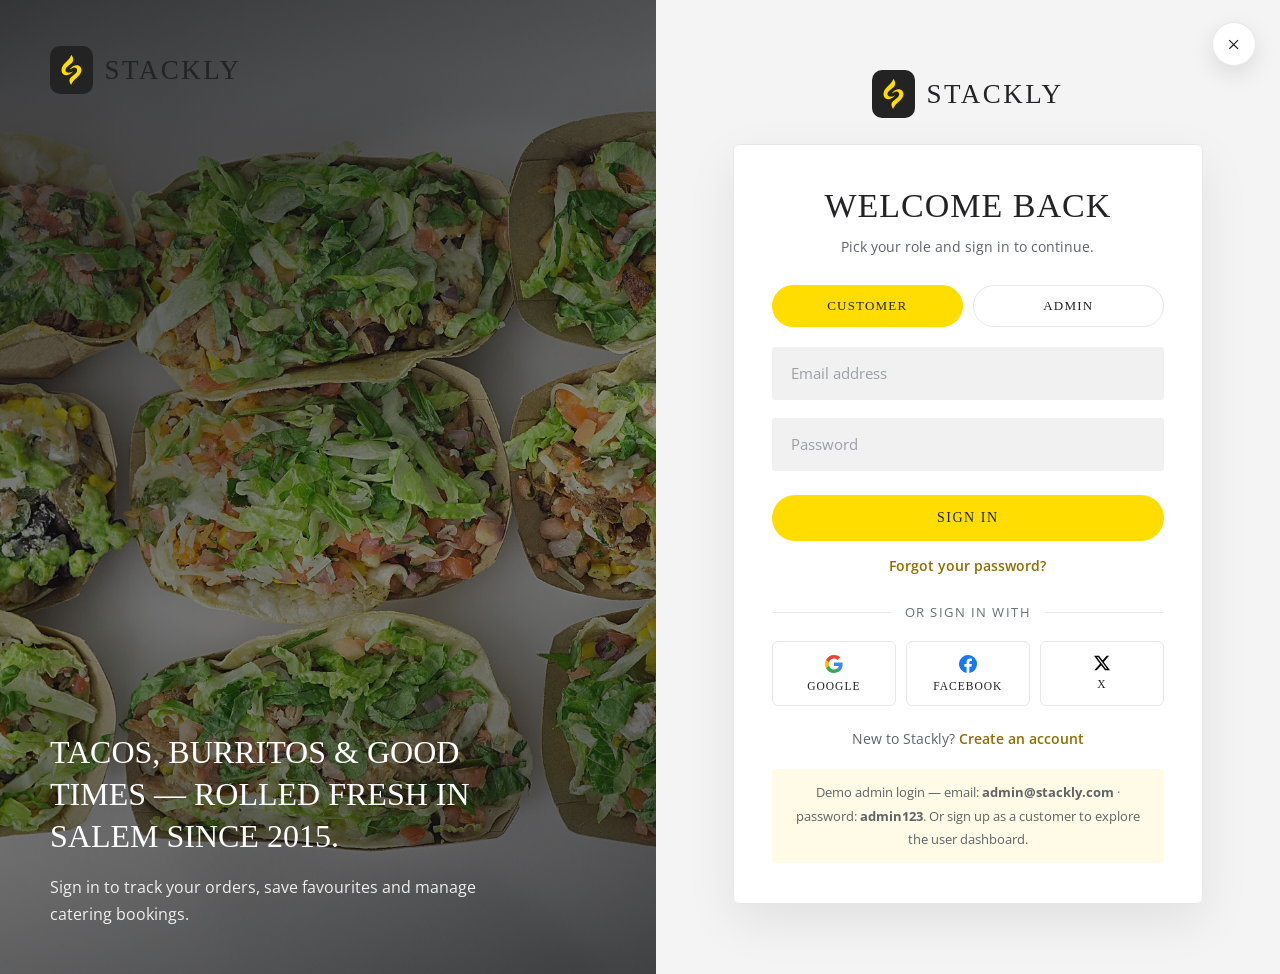
<file: login.html>
<!DOCTYPE html>
<html lang="en">
<head>
<meta charset="UTF-8">
<meta name="viewport" content="width=device-width, initial-scale=1.0">
<title>Login — Stackly Food Truck</title>
<meta name="description" content="Log in to your Stackly account to track orders, save favourites and manage catering bookings.">
<link rel="icon" href="assets/img/logo.svg?v=2" type="image/svg+xml">
<link rel="preconnect" href="https://fonts.googleapis.com">
<link rel="preconnect" href="https://fonts.gstatic.com" crossorigin>
<link href="https://fonts.googleapis.com/css2?family=Open+Sans:wght@400;600;700&family=Permanent+Marker&display=swap" rel="stylesheet">
<link rel="stylesheet" href="css/style.css?v=2">
</head>
<body>

<main class="auth-page">
  <div class="auth-split">

    <!-- Left: photo -->
    <div class="auth-visual" aria-hidden="true">
      <img class="auth-visual-img" src="assets/img/photos/hero-tacos.webp" alt="">
      <div class="auth-visual-inner">
        <span class="auth-brand auth-brand-light">
          <img src="assets/img/logo.svg?v=2" alt=""><span>Stackly</span>
        </span>
        <div class="auth-tagline">
          <p class="auth-tag-title">Tacos, burritos &amp; good times — rolled fresh in Salem since 2015.</p>
          <p class="auth-tag-sub">Sign in to track your orders, save favourites and manage catering bookings.</p>
        </div>
      </div>
    </div>

    <!-- Right: form -->
    <div class="auth-panel">
      <a class="auth-close" href="index.html" aria-label="Close and go back to home">
        <svg width="15" height="15" viewBox="0 0 24 24" aria-hidden="true"><path d="M18.3 5.7 12 12l6.3 6.3-1.4 1.4L10.6 13.4 4.3 19.7 2.9 18.3 9.2 12 2.9 5.7 4.3 4.3l6.3 6.3 6.3-6.3z"/></svg>
      </a>

      <a class="auth-brand auth-brand-mobile" href="index.html">
        <img src="assets/img/logo.svg?v=2" alt="Stackly logo"><span>Stackly</span>
      </a>

      <div class="auth-card">
        <div class="auth-head">
          <h1>Welcome Back</h1>
          <p>Pick your role and sign in to continue.</p>
        </div>

        <div class="role-pills" role="group" aria-label="Account type">
          <button type="button" class="role-pill active" data-role="user">Customer</button>
          <button type="button" class="role-pill" data-role="admin">Admin</button>
        </div>

        <form id="loginForm" novalidate>
          <div class="form-group">
            <input class="form-control" type="email" name="email" placeholder="Email address" required>
          </div>
          <div class="form-group">
            <input class="form-control" type="password" name="password" placeholder="Password" required>
          </div>
          <button type="submit" class="btn btn-primary">Sign In</button>
          <p class="auth-err"></p>
        </form>

        <button type="button" class="forgot-link" id="forgotToggle">Forgot your password?</button>

        <form id="forgotForm" class="forgot-box" novalidate>
          <p class="forgot-title">Reset your password</p>
          <div class="form-group">
            <input class="form-control" type="email" name="forgot-email" placeholder="Enter your registered email" required>
          </div>
          <button type="submit" class="btn btn-outline-dark">Send Reset Link</button>
          <p class="forgot-msg"></p>
        </form>

        <div class="auth-divider"><span>or sign in with</span></div>

        <div class="social-login">
          <button type="button" class="social-btn" data-provider="Google" aria-label="Sign in with Google">
            <svg width="18" height="18" viewBox="0 0 24 24" aria-hidden="true"><path fill="#4285F4" d="M23.5 12.3c0-.8-.1-1.6-.2-2.3H12v4.5h6.5c-.3 1.5-1.1 2.8-2.4 3.6v3h3.9c2.3-2.1 3.5-5.2 3.5-8.8z"/><path fill="#34A853" d="M12 24c3.2 0 5.9-1.1 7.9-2.9l-3.9-3c-1.1.7-2.4 1.2-4 1.2-3.1 0-5.7-2.1-6.6-4.9H1.4v3.1C3.4 21.4 7.4 24 12 24z"/><path fill="#FBBC05" d="M5.4 14.4c-.2-.7-.4-1.5-.4-2.4s.1-1.6.4-2.4V6.5H1.4C.5 8.2 0 10 0 12s.5 3.8 1.4 5.5l4-3.1z"/><path fill="#EA4335" d="M12 4.8c1.8 0 3.3.6 4.6 1.8l3.4-3.4C17.9 1.1 15.2 0 12 0 7.4 0 3.4 2.6 1.4 6.5l4 3.1c.9-2.8 3.5-4.8 6.6-4.8z"/></svg>
            Google
          </button>
          <button type="button" class="social-btn" data-provider="Facebook" aria-label="Sign in with Facebook">
            <svg width="18" height="18" viewBox="0 0 24 24" aria-hidden="true"><path fill="#1877F2" d="M24 12a12 12 0 1 0-13.9 11.9v-8.4H7.1V12h3V9.4c0-3 1.8-4.6 4.5-4.6 1.3 0 2.6.2 2.6.2v2.9h-1.5c-1.5 0-1.9.9-1.9 1.8V12h3.3l-.5 3.5h-2.8v8.4A12 12 0 0 0 24 12z"/></svg>
            Facebook
          </button>
          <button type="button" class="social-btn" data-provider="X" aria-label="Sign in with X">
            <svg width="16" height="16" viewBox="0 0 24 24" aria-hidden="true"><path d="M18.901 1.153h3.68l-8.04 9.19L24 22.846h-7.406l-5.8-7.584-6.638 7.584H.474l8.6-9.83L0 1.154h7.594l5.243 6.932ZM17.61 20.644h2.039L6.486 3.24H4.298Z"/></svg>
            X
          </button>
        </div>

        <p class="auth-alt">New to Stackly? <a href="signup.html">Create an account</a></p>
        <p class="auth-note">Demo admin login — email: <b>admin@stackly.com</b> · password: <b>admin123</b>. Or sign up as a customer to explore the user dashboard.</p>
      </div>
    </div>

  </div>
</main>

<script src="js/main.js?v=3"></script>
<script src="js/auth.js?v=3"></script>
</body>
</html>
</file>
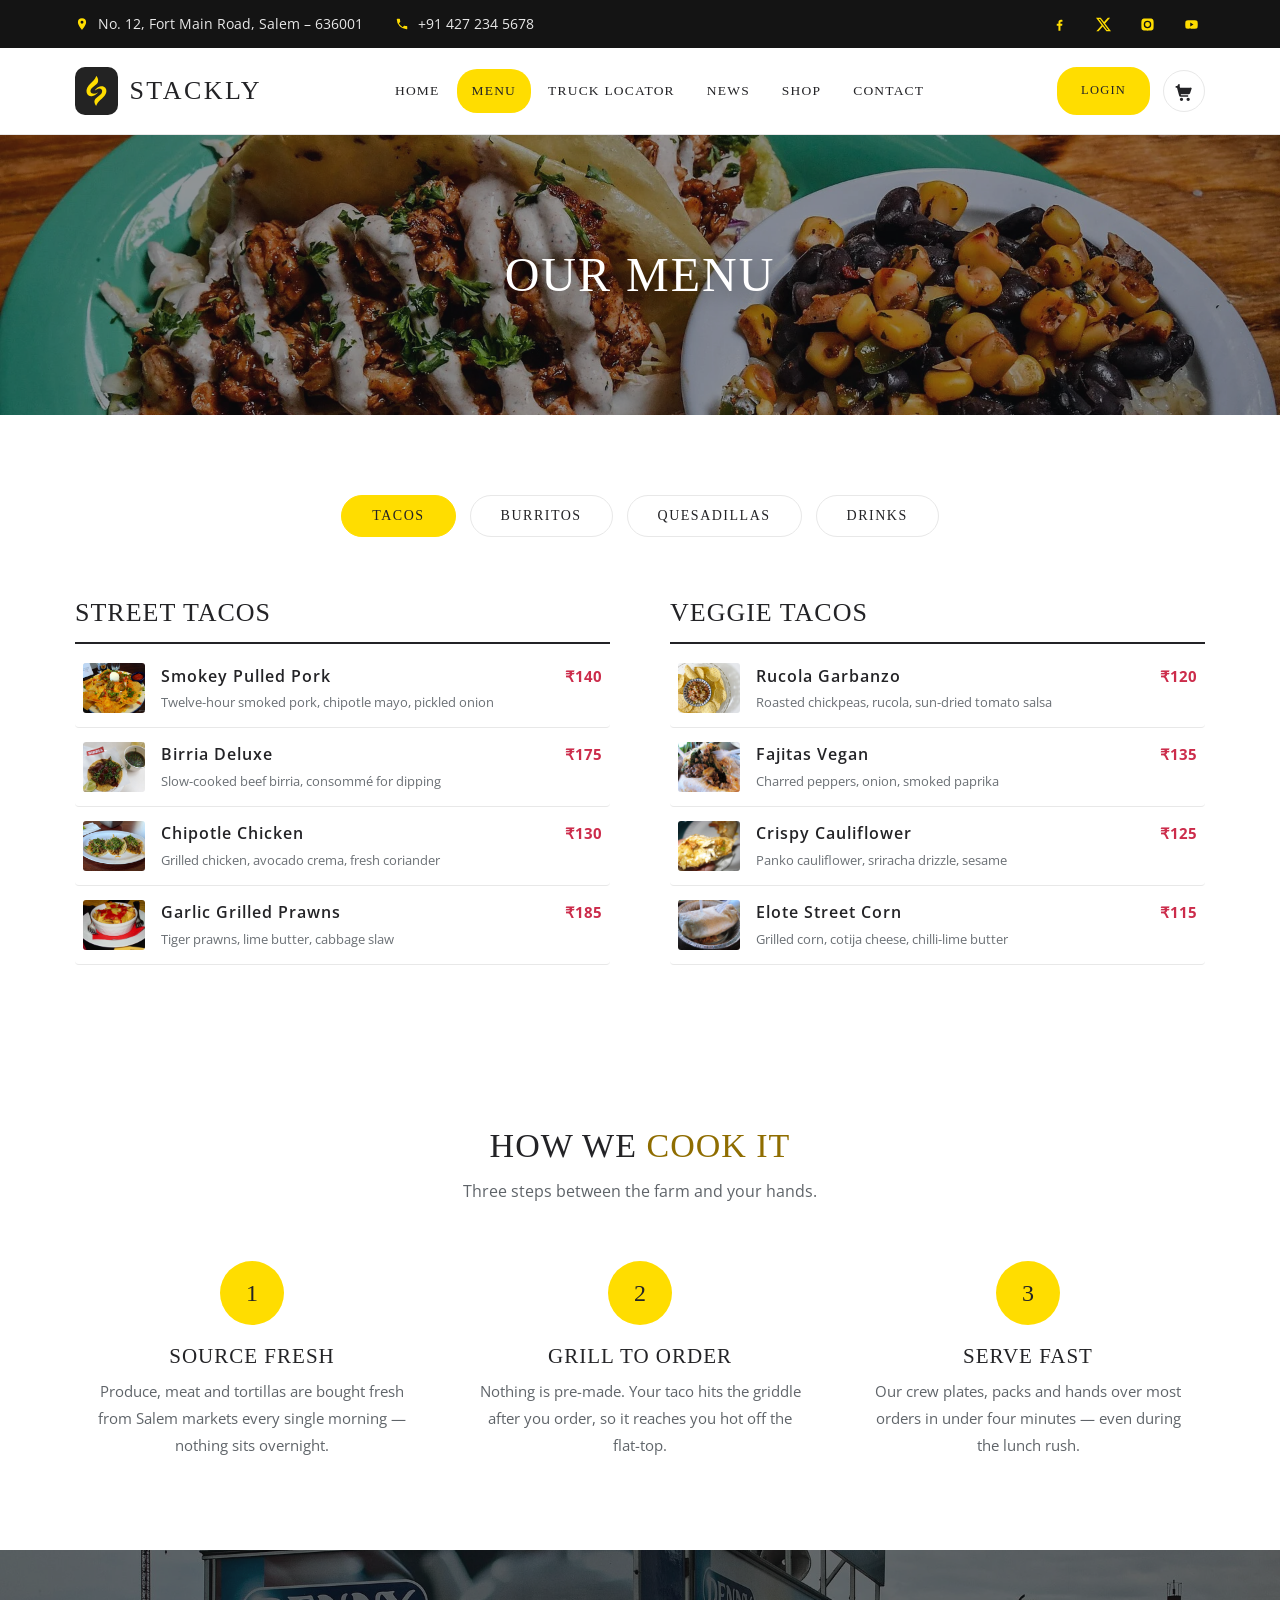
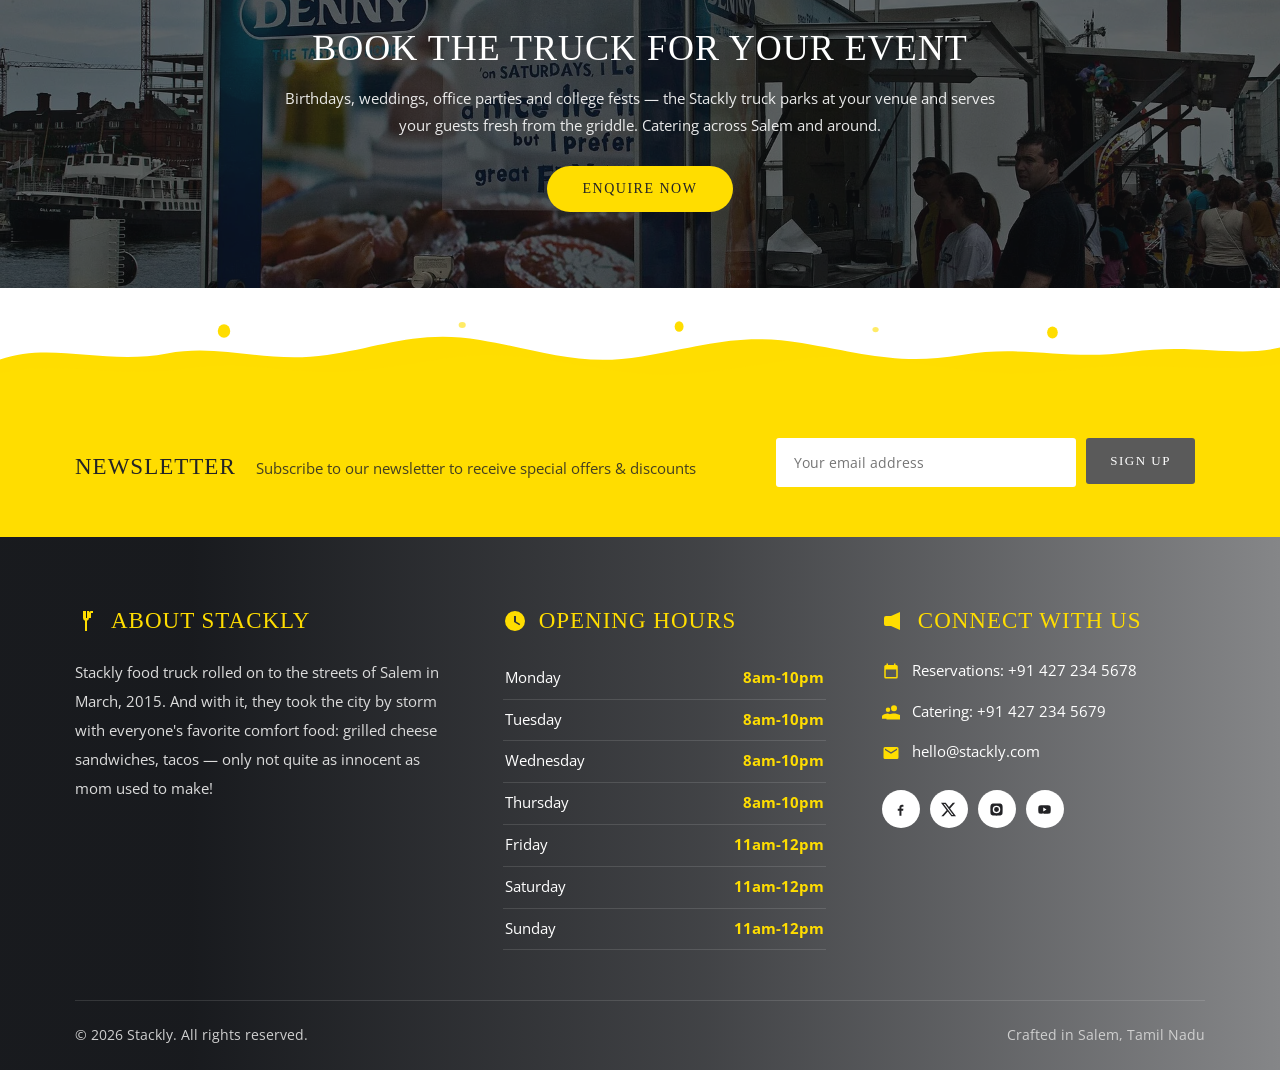
<file: menu.html>
<!DOCTYPE html>
<html lang="en">
<head>
<meta charset="UTF-8">
<meta name="viewport" content="width=device-width, initial-scale=1.0">
<title>Menu — Stackly Food Truck</title>
<meta name="description" content="Browse the Stackly food truck menu: tacos, burritos, quesadillas, sides and drinks — made fresh from locally sourced ingredients in Salem.">
<link rel="icon" href="assets/img/logo.svg?v=2" type="image/svg+xml">
<link rel="preconnect" href="https://fonts.googleapis.com">
<link rel="preconnect" href="https://fonts.gstatic.com" crossorigin>
<link href="https://fonts.googleapis.com/css2?family=Open+Sans:wght@400;600;700&family=Permanent+Marker&display=swap" rel="stylesheet">
<link rel="stylesheet" href="css/style.css?v=2">
</head>
<body>

<div class="topbar">
  <div class="container topbar-inner">
    <div class="topbar-left">
      <a href="locator.html"><svg width="14" height="14" viewBox="0 0 24 24"><path d="M12 2a7 7 0 0 0-7 7c0 5.2 7 13 7 13s7-7.8 7-13a7 7 0 0 0-7-7zm0 9.5A2.5 2.5 0 1 1 12 6.5a2.5 2.5 0 0 1 0 5z"/></svg> No. 12, Fort Main Road, Salem – 636001</a>
      <a href="tel:+914272345678"><svg width="14" height="14" viewBox="0 0 24 24"><path d="M6.6 10.8a15.1 15.1 0 0 0 6.6 6.6l2.2-2.2a1 1 0 0 1 1-.24 11.4 11.4 0 0 0 3.6.58 1 1 0 0 1 1 1V20a1 1 0 0 1-1 1A17 17 0 0 1 3 4a1 1 0 0 1 1-1h3.5a1 1 0 0 1 1 1 11.4 11.4 0 0 0 .58 3.6 1 1 0 0 1-.25 1z"/></svg> +91 427 234 5678</a>
    </div>
    <div class="topbar-social">
      <a href="#" aria-label="Facebook"><svg width="15" height="15" viewBox="0 0 24 24"><path d="M13.5 22v-8h2.7l.4-3.1h-3.1V8.9c0-.9.25-1.5 1.55-1.5h1.65V4.6c-.3 0-1.3-.1-2.4-.1-2.4 0-4 1.45-4 4.1v2.3H7.6V14h2.7v8z"/></svg></a>
      <a href="#" aria-label="X"><svg width="15" height="15" viewBox="0 0 24 24"><path d="M18.901 1.153h3.68l-8.04 9.19L24 22.846h-7.406l-5.8-7.584-6.638 7.584H.474l8.6-9.83L0 1.154h7.594l5.243 6.932ZM17.61 20.644h2.039L6.486 3.24H4.298Z"/></svg></a>
      <a href="#" aria-label="Instagram"><svg width="15" height="15" viewBox="0 0 24 24"><path d="M12 2.2c3.2 0 3.6 0 4.8.1 1.2.1 1.8.2 2.2.4.6.2 1 .5 1.4.9.4.4.7.8.9 1.4.2.4.4 1 .4 2.2.1 1.2.1 1.6.1 4.8s0 3.6-.1 4.8c-.1 1.2-.2 1.8-.4 2.2-.2.6-.5 1-.9 1.4-.4.4-.8.7-1.4.9-.4.2-1 .4-2.2.4-1.2.1-1.6.1-4.8.1s-3.6 0-4.8-.1c-1.2-.1-1.8-.2-2.2-.4-.6-.2-1-.5-1.4-.9a3.8 3.8 0 0 1-.9-1.4c-.2-.4-.4-1-.4-2.2C2.2 15.6 2.2 15.2 2.2 12s0-3.6.1-4.8c.1-1.2.2-1.8.4-2.2.2-.6.5-1 .9-1.4.4-.4.8-.7 1.4-.9.4-.2 1-.4 2.2-.4 1.2-.1 1.6-.1 4.8-.1zm0 3.8a6 6 0 1 0 0 12 6 6 0 0 0 0-12zm0 9.9a3.9 3.9 0 1 1 0-7.8 3.9 3.9 0 0 1 0 7.8zm7.6-10.1a1.4 1.4 0 1 1-2.8 0 1.4 1.4 0 0 1 2.8 0z"/></svg></a>
      <a href="#" aria-label="YouTube"><svg width="15" height="15" viewBox="0 0 24 24"><path d="M21.6 7.2a2.5 2.5 0 0 0-1.76-1.77C18.28 5 12 5 12 5s-6.28 0-7.84.43A2.5 2.5 0 0 0 2.4 7.2 26 26 0 0 0 2 12a26 26 0 0 0 .4 4.8 2.5 2.5 0 0 0 1.76 1.77C5.72 19 12 19 12 19s6.28 0 7.84-.43a2.5 2.5 0 0 0 1.76-1.77A26 26 0 0 0 22 12a26 26 0 0 0-.4-4.8zM10 15.2V8.8l5.2 3.2z"/></svg></a>
    </div>
  </div>
</div>

<header class="site-header">
  <div class="container header-inner">
    <a class="brand" href="index.html">
      <img src="assets/img/logo.svg?v=2" alt="Stackly logo">
      <span>Stackly</span>
    </a>
    <nav class="main-nav" aria-label="Main">
      <ul>
        <li><a href="index.html">Home</a></li>
        <li><a class="active" href="menu.html">Menu</a></li>
        <li><a href="locator.html">Truck Locator</a></li>
        <li><a href="news.html">News</a></li>
        <li><a href="shop.html">Shop</a></li>
        <li><a href="contact.html">Contact</a></li>
      </ul>
    </nav>
    <div class="header-actions">
      <a class="btn-login" href="login.html">Login</a>
      <a class="cart-icon" href="cart.html">
        <span class="sr-only">View cart</span>
        <svg width="20" height="20" viewBox="0 0 24 24" aria-hidden="true"><path d="M7 4h-2l-1 2H2v2h1.6l2.5 9.4A2 2 0 0 0 8 19h9v-2H8.4l-.3-1h9.3a2 2 0 0 0 1.9-1.4l2-6A2 2 0 0 0 19.4 8H7.2l-.4-2zM9 20a2 2 0 1 0 0 4 2 2 0 0 0 0-4zm8 0a2 2 0 1 0 0 4 2 2 0 0 0 0-4z"/></svg>
        <span class="cart-count">0</span>
      </a>
      <button class="nav-toggle" aria-label="Toggle menu"><span></span><span></span><span></span></button>
    </div>
  </div>
</header>

<main>

<section class="hero hero-sub">
  <div class="hero-content">
    <h1>Our Menu</h1>
  </div>
</section>

<section class="section">
  <div class="container">

    <h2 class="sr-only">Menu Categories</h2>
    <div class="tabs">
      <button class="tab-btn active" data-tab="tacos">Tacos</button>
      <button class="tab-btn" data-tab="burritos">Burritos</button>
      <button class="tab-btn" data-tab="quesadillas">Quesadillas</button>
      <button class="tab-btn" data-tab="drinks">Drinks</button>
    </div>

    <!-- TACOS -->
    <div class="tab-panel active" data-panel="tacos">
      <div class="menu-cols">
        <div>
          <div class="menu-group">
            <h3>Street Tacos</h3>
            <div class="menu-item">
              <img src="assets/img/photos/product-1.webp" alt="Smokey Pork Taco">
              <div class="mi-body"><div class="mi-top"><h4>Smokey Pulled Pork</h4><span class="price">₹140</span></div>
              <div class="mi-tag">Twelve-hour smoked pork, chipotle mayo, pickled onion</div></div>
            </div>
            <div class="menu-item">
              <img src="assets/img/photos/gallery-6.webp" alt="Birria Taco">
              <div class="mi-body"><div class="mi-top"><h4>Birria Deluxe</h4><span class="price">₹175</span></div>
              <div class="mi-tag">Slow-cooked beef birria, consommé for dipping</div></div>
            </div>
            <div class="menu-item">
              <img src="assets/img/photos/gallery-7.webp" alt="Chicken Taco">
              <div class="mi-body"><div class="mi-top"><h4>Chipotle Chicken</h4><span class="price">₹130</span></div>
              <div class="mi-tag">Grilled chicken, avocado crema, fresh coriander</div></div>
            </div>
            <div class="menu-item">
              <img src="assets/img/photos/product-4.webp" alt="Grilled Prawn Taco">
              <div class="mi-body"><div class="mi-top"><h4>Garlic Grilled Prawns</h4><span class="price">₹185</span></div>
              <div class="mi-tag">Tiger prawns, lime butter, cabbage slaw</div></div>
            </div>
          </div>
        </div>
        <div>
          <div class="menu-group">
            <h3>Veggie Tacos</h3>
            <div class="menu-item">
              <img src="assets/img/photos/product-3.webp" alt="Rucola Garbanzo Taco">
              <div class="mi-body"><div class="mi-top"><h4>Rucola Garbanzo</h4><span class="price">₹120</span></div>
              <div class="mi-tag">Roasted chickpeas, rucola, sun-dried tomato salsa</div></div>
            </div>
            <div class="menu-item">
              <img src="assets/img/photos/product-5.webp" alt="Fajitas Vegan Taco">
              <div class="mi-body"><div class="mi-top"><h4>Fajitas Vegan</h4><span class="price">₹135</span></div>
              <div class="mi-tag">Charred peppers, onion, smoked paprika</div></div>
            </div>
            <div class="menu-item">
              <img src="assets/img/photos/product-6.webp" alt="Cauliflower Taco">
              <div class="mi-body"><div class="mi-top"><h4>Crispy Cauliflower</h4><span class="price">₹125</span></div>
              <div class="mi-tag">Panko cauliflower, sriracha drizzle, sesame</div></div>
            </div>
            <div class="menu-item">
              <img src="assets/img/photos/product-2.webp" alt="Mexican Street Corn Taco">
              <div class="mi-body"><div class="mi-top"><h4>Elote Street Corn</h4><span class="price">₹115</span></div>
              <div class="mi-tag">Grilled corn, cotija cheese, chilli-lime butter</div></div>
            </div>
          </div>
        </div>
      </div>
    </div>

    <!-- BURRITOS -->
    <div class="tab-panel" data-panel="burritos">
      <div class="menu-cols">
        <div>
          <div class="menu-group">
            <h3>Meat Burritos</h3>
            <div class="menu-item">
              <img src="assets/img/photos/gallery-8.webp" alt="Carnitas Burrito">
              <div class="mi-body"><div class="mi-top"><h4>Carnitas Burrito</h4><span class="price">₹210</span></div>
              <div class="mi-tag">Pulled pork, rice, black beans, pico de gallo</div></div>
            </div>
            <div class="menu-item">
              <img src="assets/img/photos/news-4.webp" alt="Beef Burrito">
              <div class="mi-body"><div class="mi-top"><h4>Smoked Beef</h4><span class="price">₹235</span></div>
              <div class="mi-tag">Slow beef, cheddar, jalapeño, salsa roja</div></div>
            </div>
            <div class="menu-item">
              <img src="assets/img/photos/product-2.webp" alt="Chicken Burrito">
              <div class="mi-body"><div class="mi-top"><h4>Chipotle Chicken</h4><span class="price">₹195</span></div>
              <div class="mi-tag">Chicken, cilantro-lime rice, corn salsa</div></div>
            </div>
          </div>
        </div>
        <div>
          <div class="menu-group">
            <h3>Veg Burritos</h3>
            <div class="menu-item">
              <img src="assets/img/photos/product-5.webp" alt="Veggie Burrito">
              <div class="mi-body"><div class="mi-top"><h4>Garden Veggie</h4><span class="price">₹165</span></div>
              <div class="mi-tag">Seasonal vegetables, beans, guacamole</div></div>
            </div>
            <div class="menu-item">
              <img src="assets/img/photos/product-3.webp" alt="Bean Burrito">
              <div class="mi-body"><div class="mi-top"><h4>Three Bean Fiesta</h4><span class="price">₹155</span></div>
              <div class="mi-tag">Kidney, pinto &amp; black beans, brown rice</div></div>
            </div>
            <div class="menu-item">
              <img src="assets/img/photos/product-6.webp" alt="Paneer Burrito">
              <div class="mi-body"><div class="mi-top"><h4>Tandoori Paneer</h4><span class="price">₹185</span></div>
              <div class="mi-tag">Spiced paneer, mint yoghurt, pickled onion</div></div>
            </div>
          </div>
        </div>
      </div>
    </div>

    <!-- QUESADILLAS -->
    <div class="tab-panel" data-panel="quesadillas">
      <div class="menu-cols">
        <div>
          <div class="menu-group">
            <h3>Classic Quesadillas</h3>
            <div class="menu-item">
              <img src="assets/img/photos/product-4.webp" alt="Cheese Quesadilla">
              <div class="mi-body"><div class="mi-top"><h4>Cheese Melt</h4><span class="price">₹150</span></div>
              <div class="mi-tag">Three-cheese blend, salsa verde on the side</div></div>
            </div>
            <div class="menu-item">
              <img src="assets/img/photos/gallery-8.webp" alt="Chicken Quesadilla">
              <div class="mi-body"><div class="mi-top"><h4>Chicken &amp; Cheese</h4><span class="price">₹185</span></div>
              <div class="mi-tag">Grilled chicken, peppers, sour cream</div></div>
            </div>
            <div class="menu-item">
              <img src="assets/img/photos/news-4.webp" alt="Beef Quesadilla">
              <div class="mi-body"><div class="mi-top"><h4>Beef &amp; Jalapeño</h4><span class="price">₹205</span></div>
              <div class="mi-tag">Smoked beef, jalapeño, cheddar, guac</div></div>
            </div>
          </div>
        </div>
        <div>
          <div class="menu-group">
            <h3>Sides &amp; Extras</h3>
            <div class="menu-item">
              <img src="assets/img/photos/product-1.webp" alt="Loaded Nachos">
              <div class="mi-body"><div class="mi-top"><h4>Loaded Nachos</h4><span class="price">₹160</span></div>
              <div class="mi-tag">Cheese sauce, beans, jalapeño, pico</div></div>
            </div>
            <div class="menu-item">
              <img src="assets/img/photos/product-3.webp" alt="Rice and Beans">
              <div class="mi-body"><div class="mi-top"><h4>Cilantro Rice &amp; Beans</h4><span class="price">₹90</span></div>
              <div class="mi-tag">Mexican rice, black beans, lime</div></div>
            </div>
            <div class="menu-item">
              <img src="assets/img/photos/product-6.webp" alt="Chips and Salsa">
              <div class="mi-body"><div class="mi-top"><h4>Tortilla Chips &amp; Salsa</h4><span class="price">₹75</span></div>
              <div class="mi-tag">Fresh-fried chips with house salsa</div></div>
            </div>
          </div>
        </div>
      </div>
    </div>

    <!-- DRINKS -->
    <div class="tab-panel" data-panel="drinks">
      <div class="menu-cols">
        <div>
          <div class="menu-group">
            <h3>Cold Drinks</h3>
            <div class="menu-item">
              <img src="assets/img/photos/product-2.webp" alt="Fresh Lime Soda">
              <div class="mi-body"><div class="mi-top"><h4>Masala Lime Soda</h4><span class="price">₹60</span></div>
              <div class="mi-tag">Fresh lime, soda, a pinch of masala</div></div>
            </div>
            <div class="menu-item">
              <img src="assets/img/photos/product-5.webp" alt="Iced Tea">
              <div class="mi-body"><div class="mi-top"><h4>Peach Iced Tea</h4><span class="price">₹75</span></div>
              <div class="mi-tag">Brewed daily, lightly sweetened</div></div>
            </div>
            <div class="menu-item">
              <img src="assets/img/photos/product-4.webp" alt="Soft Drink">
              <div class="mi-body"><div class="mi-top"><h4>Soft Drink Can</h4><span class="price">₹50</span></div>
              <div class="mi-tag">Cola, lemon-lime or orange</div></div>
            </div>
          </div>
        </div>
        <div>
          <div class="menu-group">
            <h3>Agua Frescas</h3>
            <div class="menu-item">
              <img src="assets/img/photos/product-6.webp" alt="Watermelon Agua Fresca">
              <div class="mi-body"><div class="mi-top"><h4>Watermelon</h4><span class="price">₹85</span></div>
              <div class="mi-tag">Pressed watermelon, mint, lime</div></div>
            </div>
            <div class="menu-item">
              <img src="assets/img/photos/product-3.webp" alt="Mango Agua Fresca">
              <div class="mi-body"><div class="mi-top"><h4>Alphonso Mango</h4><span class="price">₹95</span></div>
              <div class="mi-tag">Seasonal mango, cardamom</div></div>
            </div>
            <div class="menu-item">
              <img src="assets/img/photos/product-1.webp" alt="Horchata">
              <div class="mi-body"><div class="mi-top"><h4>House Horchata</h4><span class="price">₹90</span></div>
              <div class="mi-tag">Rice, cinnamon, vanilla</div></div>
            </div>
          </div>
        </div>
      </div>
    </div>

  </div>
</section>

<!-- ===== How we cook ===== -->
<section class="section">
  <div class="container">
    <div class="sec-head reveal">
      <h2>How We <span style="color:var(--gold-text)">Cook It</span></h2>
      <p>Three steps between the farm and your hands.</p>
    </div>
    <div class="steps-grid">
      <div class="step reveal">
        <div class="step-num">1</div>
        <h3>Source Fresh</h3>
        <p>Produce, meat and tortillas are bought fresh from Salem markets every single morning — nothing sits overnight.</p>
      </div>
      <div class="step reveal">
        <div class="step-num">2</div>
        <h3>Grill To Order</h3>
        <p>Nothing is pre-made. Your taco hits the griddle after you order, so it reaches you hot off the flat-top.</p>
      </div>
      <div class="step reveal">
        <div class="step-num">3</div>
        <h3>Serve Fast</h3>
        <p>Our crew plates, packs and hands over most orders in under four minutes — even during the lunch rush.</p>
      </div>
    </div>
  </div>
</section>

<!-- ===== Catering promo ===== -->
<section class="promo" style="background-image:url('assets/img/photos/feature-truck.webp')">
  <div class="promo-inner reveal">
    <h2>Book The Truck For Your Event</h2>
    <p>Birthdays, weddings, office parties and college fests — the Stackly truck parks at your venue and serves your guests fresh from the griddle. Catering across Salem and around.</p>
    <a href="contact.html" class="btn btn-primary">Enquire Now</a>
  </div>
</section>

</main>

<section class="newsletter">
  <img class="drip" src="assets/img/drip.svg" alt="">
  <div class="container newsletter-inner">
    <div class="nl-left">
      <h3>Newsletter</h3>
      <p>Subscribe to our newsletter to receive special offers &amp; discounts</p>
    </div>
    <form class="nl-form">
      <input type="email" placeholder="Your email address" aria-label="Your email address" required>
      <button type="submit">Sign up</button>
      <span class="nl-msg"></span>
    </form>
  </div>
</section>

<footer class="site-footer">
  <div class="container">
    <div class="footer-grid">
      <div>
        <h3 class="f-title"><svg width="24" height="24" viewBox="0 0 24 24"><path d="M8 2v7a3 3 0 0 0 2 2.8V22h2V11.8A3 3 0 0 0 14 9V2h-2v7h-1V2zm8 0c-1.1 0-2 .9-2 2v5h2V4h2V2z"/></svg> About Stackly</h3>
        <p>Stackly food truck rolled on to the streets of Salem in March, 2015. And with it, they took the city by storm with everyone's favorite comfort food: grilled cheese sandwiches, tacos — only not quite as innocent as mom used to make!</p>
      </div>
      <div>
        <h3 class="f-title"><svg width="24" height="24" viewBox="0 0 24 24"><path d="M12 2a10 10 0 1 0 0 20 10 10 0 0 0 0-20zm1 10.4 4.2 2.5-.8 1.3L11 13V7h2z"/></svg> Opening Hours</h3>
        <ul class="hours">
          <li><span>Monday</span><b>8am-10pm</b></li>
          <li><span>Tuesday</span><b>8am-10pm</b></li>
          <li><span>Wednesday</span><b>8am-10pm</b></li>
          <li><span>Thursday</span><b>8am-10pm</b></li>
          <li><span>Friday</span><b>11am-12pm</b></li>
          <li><span>Saturday</span><b>11am-12pm</b></li>
          <li><span>Sunday</span><b>11am-12pm</b></li>
        </ul>
      </div>
      <div>
        <h3 class="f-title"><svg width="24" height="24" viewBox="0 0 24 24"><path d="M18 3v18l-9-4H4a2 2 0 0 1-2-2v-6a2 2 0 0 1 2-2h5zm-2 6.5a1.5 1.5 0 1 1 0-3 1.5 1.5 0 0 1 0 3z"/></svg> Connect With Us</h3>
        <ul class="f-contact">
          <li><svg width="18" height="18" viewBox="0 0 24 24"><path d="M19 4h-1V2h-2v2H8V2H6v2H5a2 2 0 0 0-2 2v14a2 2 0 0 0 2 2h14a2 2 0 0 0 2-2V6a2 2 0 0 0-2-2zm0 16H5V10h14z"/></svg> Reservations: +91 427 234 5678</li>
          <li><svg width="18" height="18" viewBox="0 0 24 24"><path d="M16 11a4 4 0 1 0-4-4 4 4 0 0 0 4 4zm-8 1a3 3 0 1 0-3-3 3 3 0 0 0 3 3zm0 2c-2.7 0-8 1.3-8 4v3h10v-3c0-1 .4-1.9 1-2.6A14 14 0 0 0 8 14zm8 0c-3.3 0-10 1.7-10 5v3h20v-3c0-3.3-6.7-5-10-5z"/></svg> Catering: +91 427 234 5679</li>
          <li><svg width="18" height="18" viewBox="0 0 24 24"><path d="M20 4H4a2 2 0 0 0-2 2v12a2 2 0 0 0 2 2h16a2 2 0 0 0 2-2V6a2 2 0 0 0-2-2zm0 4-8 5-8-5V6l8 5 8-5z"/></svg> <a href="mailto:hello@stackly.com">hello@stackly.com</a></li>
        </ul>
        <div class="socials">
          <a href="#" aria-label="Facebook"><svg width="15" height="15" viewBox="0 0 24 24"><path d="M13.5 22v-8h2.7l.4-3.1h-3.1V8.9c0-.9.25-1.5 1.55-1.5h1.65V4.6c-.3 0-1.3-.1-2.4-.1-2.4 0-4 1.45-4 4.1v2.3H7.6V14h2.7v8z"/></svg></a>
          <a href="#" aria-label="X"><svg width="15" height="15" viewBox="0 0 24 24"><path d="M18.901 1.153h3.68l-8.04 9.19L24 22.846h-7.406l-5.8-7.584-6.638 7.584H.474l8.6-9.83L0 1.154h7.594l5.243 6.932ZM17.61 20.644h2.039L6.486 3.24H4.298Z"/></svg></a>
          <a href="#" aria-label="Instagram"><svg width="15" height="15" viewBox="0 0 24 24"><path d="M12 2.2c3.2 0 3.6 0 4.8.1 1.2.1 1.8.2 2.2.4.6.2 1 .5 1.4.9.4.4.7.8.9 1.4.2.4.4 1 .4 2.2.1 1.2.1 1.6.1 4.8s0 3.6-.1 4.8c-.1 1.2-.2 1.8-.4 2.2-.2.6-.5 1-.9 1.4-.4.4-.8.7-1.4.9-.4.2-1 .4-2.2.4-1.2.1-1.6.1-4.8.1s-3.6 0-4.8-.1c-1.2-.1-1.8-.2-2.2-.4-.6-.2-1-.5-1.4-.9a3.8 3.8 0 0 1-.9-1.4c-.2-.4-.4-1-.4-2.2C2.2 15.6 2.2 15.2 2.2 12s0-3.6.1-4.8c.1-1.2.2-1.8.4-2.2.2-.6.5-1 .9-1.4.4-.4.8-.7 1.4-.9.4-.2 1-.4 2.2-.4 1.2-.1 1.6-.1 4.8-.1zm0 3.8a6 6 0 1 0 0 12 6 6 0 0 0 0-12zm0 9.9a3.9 3.9 0 1 1 0-7.8 3.9 3.9 0 0 1 0 7.8zm7.6-10.1a1.4 1.4 0 1 1-2.8 0 1.4 1.4 0 0 1 2.8 0z"/></svg></a>
          <a href="#" aria-label="YouTube"><svg width="15" height="15" viewBox="0 0 24 24"><path d="M21.6 7.2a2.5 2.5 0 0 0-1.76-1.77C18.28 5 12 5 12 5s-6.28 0-7.84.43A2.5 2.5 0 0 0 2.4 7.2 26 26 0 0 0 2 12a26 26 0 0 0 .4 4.8 2.5 2.5 0 0 0 1.76 1.77C5.72 19 12 19 12 19s6.28 0 7.84-.43a2.5 2.5 0 0 0 1.76-1.77A26 26 0 0 0 22 12a26 26 0 0 0-.4-4.8zM10 15.2V8.8l5.2 3.2z"/></svg></a>
        </div>
      </div>
    </div>
    <div class="footer-bottom">
      <span>© 2026 Stackly. All rights reserved.</span>
      <span>Crafted in <a href="#">Salem, Tamil Nadu</a></span>
    </div>
  </div>
</footer>

<button class="back-top" aria-label="Back to top"><svg width="16" height="16" viewBox="0 0 24 24"><path fill="#fff" d="M12 6l7 7-1.4 1.4L13 9.8V20h-2V9.8l-4.6 4.6L5 13z"/></svg></button>

<script src="js/main.js?v=3"></script>
</body>
</html>
</file>
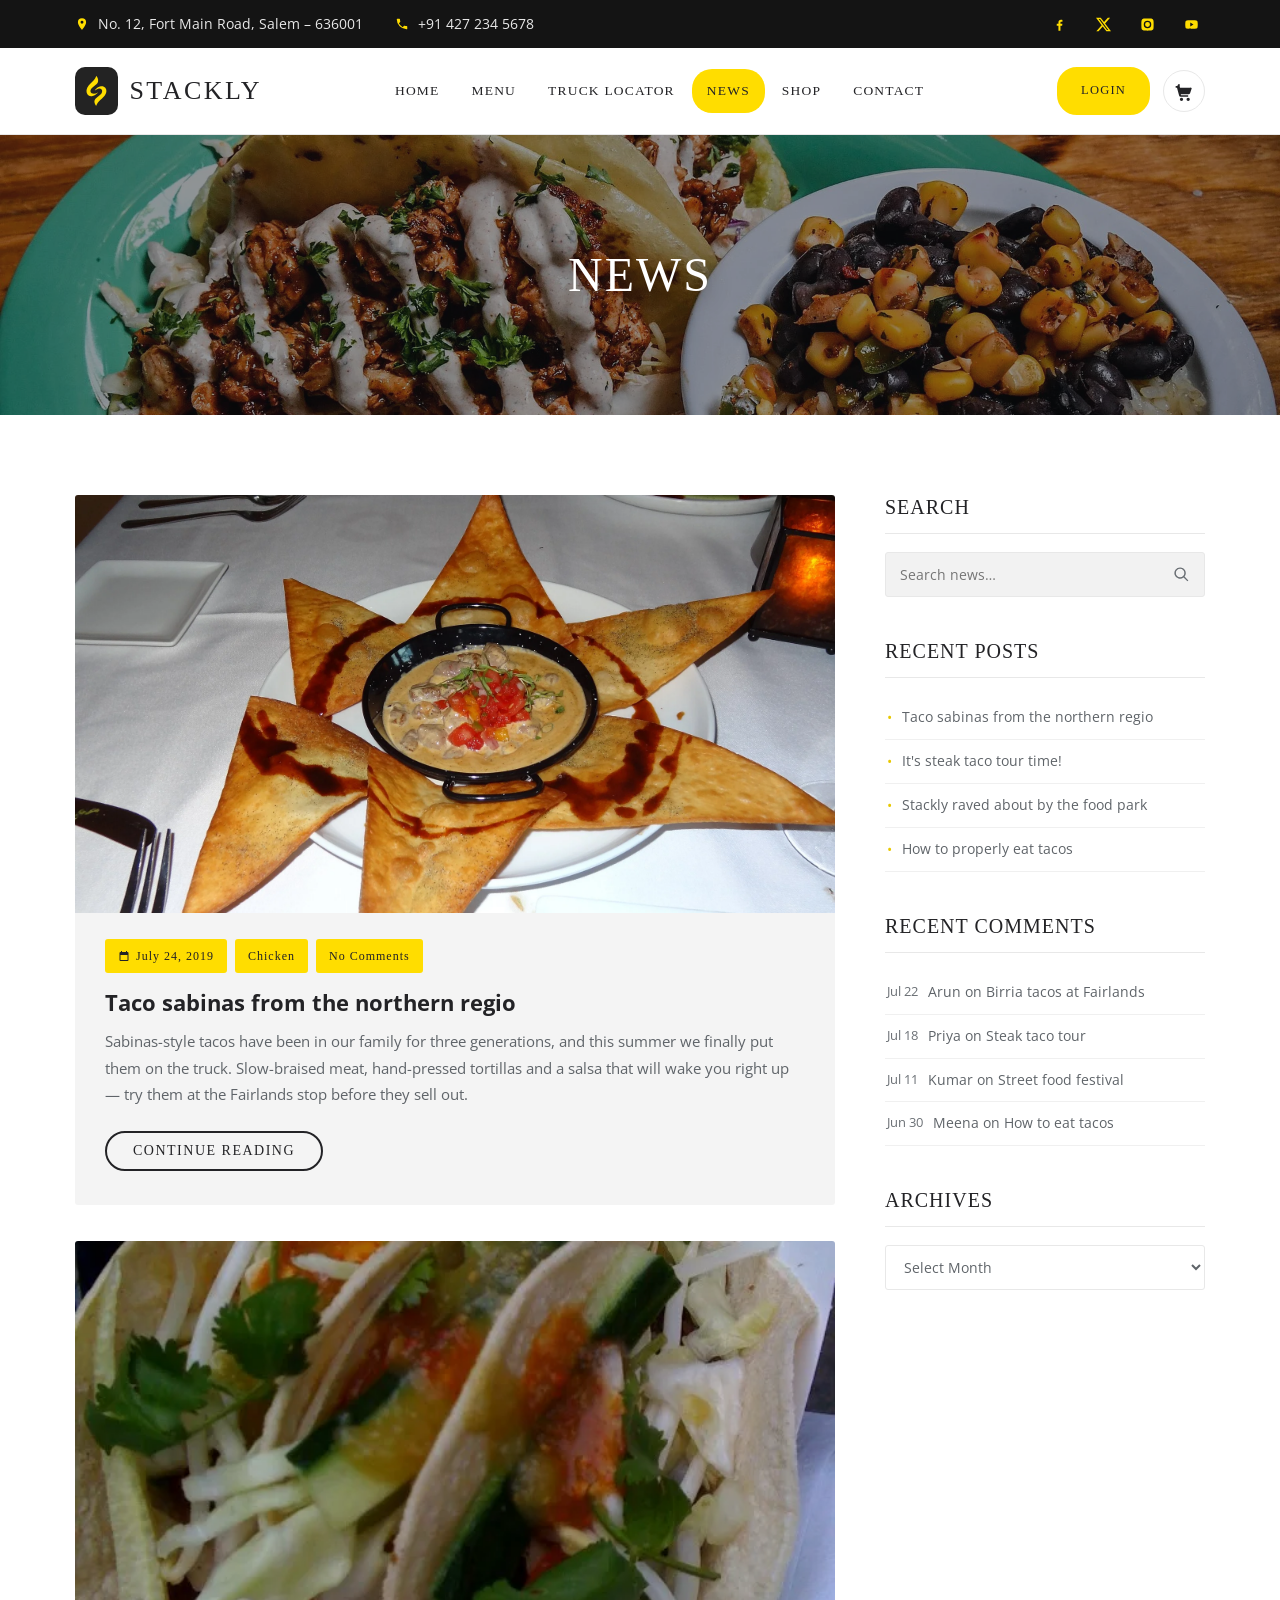
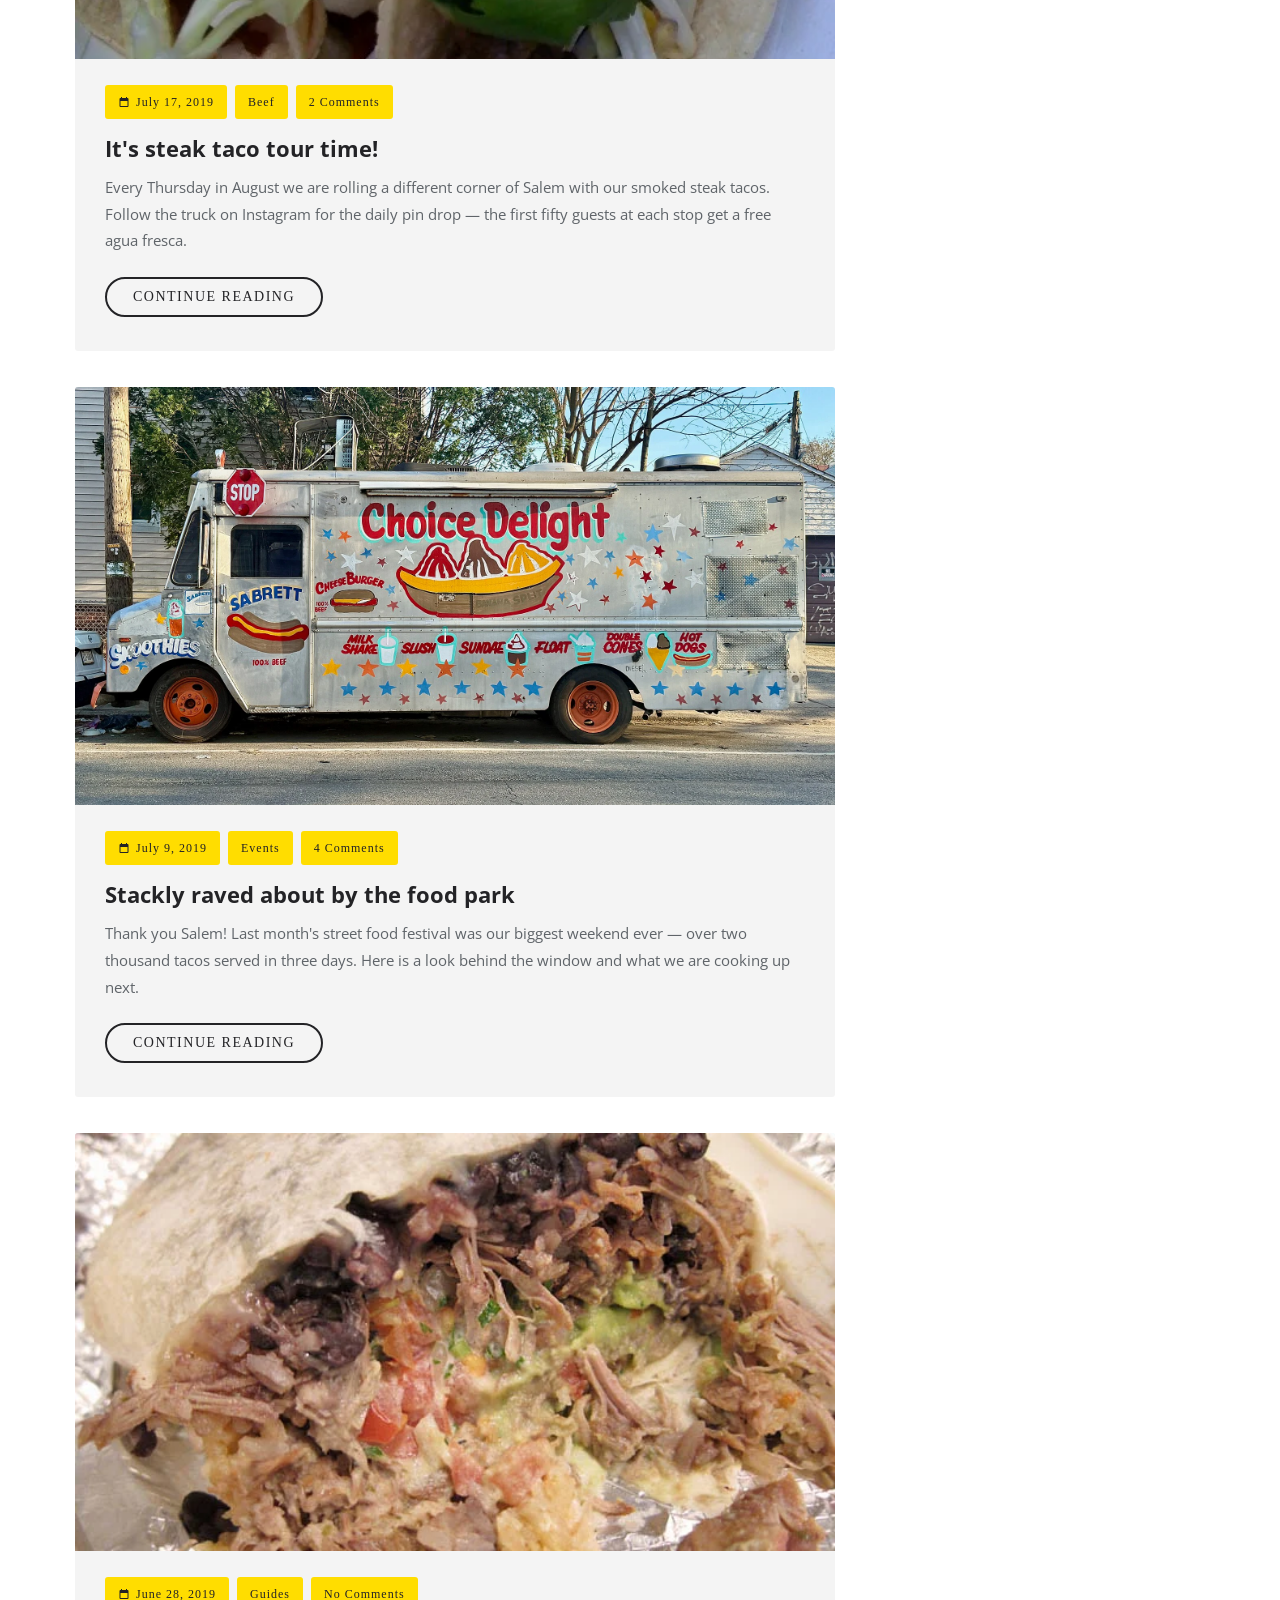
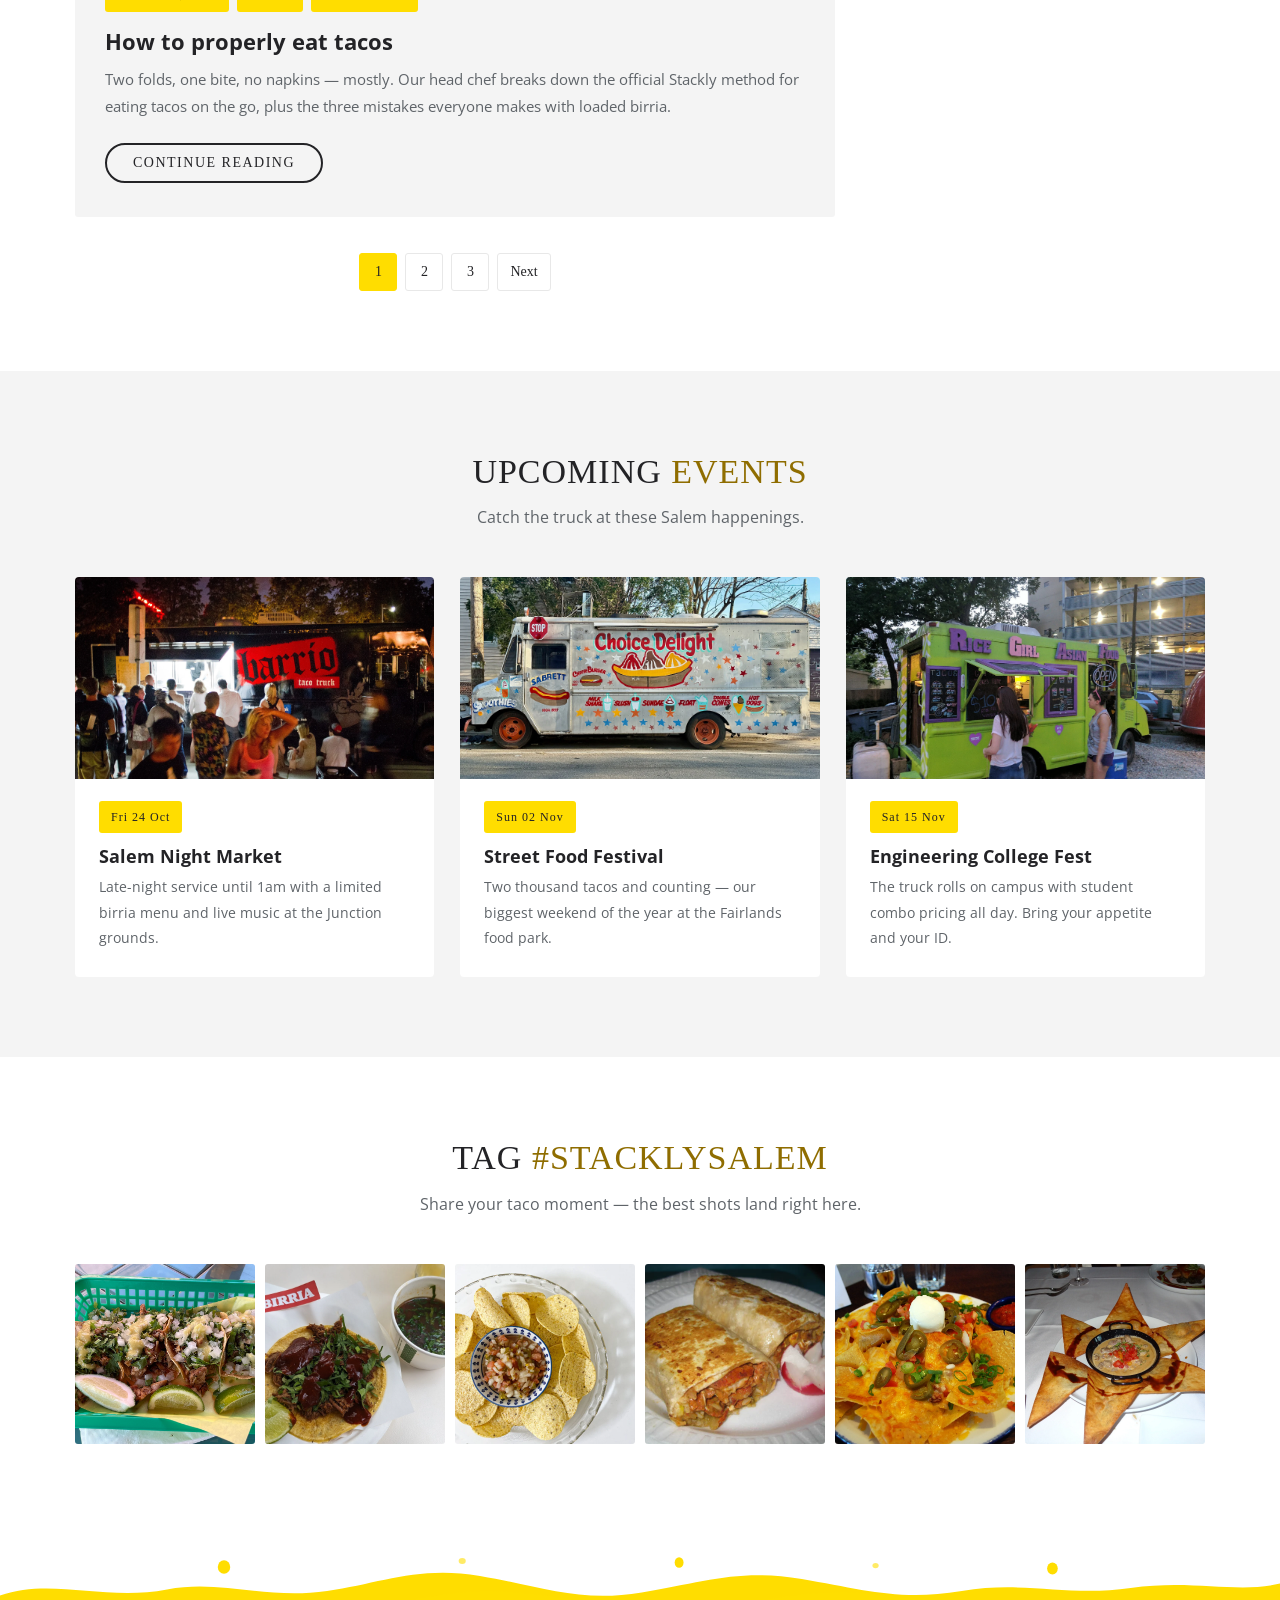
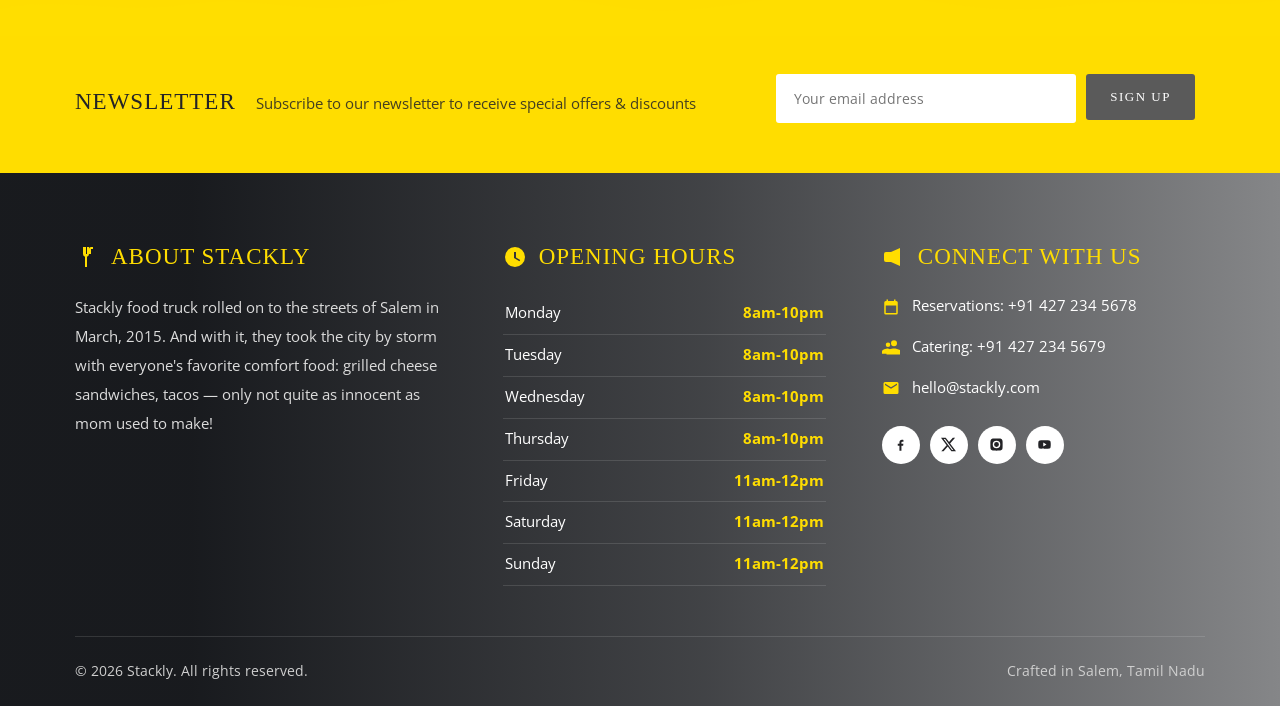
<file: news.html>
<!DOCTYPE html>
<html lang="en">
<head>
<meta charset="UTF-8">
<meta name="viewport" content="width=device-width, initial-scale=1.0">
<title>News — Stackly Food Truck</title>
<meta name="description" content="Latest news, events and stories from the Stackly food truck in Salem.">
<link rel="icon" href="assets/img/logo.svg?v=2" type="image/svg+xml">
<link rel="preconnect" href="https://fonts.googleapis.com">
<link rel="preconnect" href="https://fonts.gstatic.com" crossorigin>
<link href="https://fonts.googleapis.com/css2?family=Open+Sans:wght@400;600;700&family=Permanent+Marker&display=swap" rel="stylesheet">
<link rel="stylesheet" href="css/style.css?v=2">
</head>
<body>

<div class="topbar">
  <div class="container topbar-inner">
    <div class="topbar-left">
      <a href="locator.html"><svg width="14" height="14" viewBox="0 0 24 24"><path d="M12 2a7 7 0 0 0-7 7c0 5.2 7 13 7 13s7-7.8 7-13a7 7 0 0 0-7-7zm0 9.5A2.5 2.5 0 1 1 12 6.5a2.5 2.5 0 0 1 0 5z"/></svg> No. 12, Fort Main Road, Salem – 636001</a>
      <a href="tel:+914272345678"><svg width="14" height="14" viewBox="0 0 24 24"><path d="M6.6 10.8a15.1 15.1 0 0 0 6.6 6.6l2.2-2.2a1 1 0 0 1 1-.24 11.4 11.4 0 0 0 3.6.58 1 1 0 0 1 1 1V20a1 1 0 0 1-1 1A17 17 0 0 1 3 4a1 1 0 0 1 1-1h3.5a1 1 0 0 1 1 1 11.4 11.4 0 0 0 .58 3.6 1 1 0 0 1-.25 1z"/></svg> +91 427 234 5678</a>
    </div>
    <div class="topbar-social">
      <a href="#" aria-label="Facebook"><svg width="15" height="15" viewBox="0 0 24 24"><path d="M13.5 22v-8h2.7l.4-3.1h-3.1V8.9c0-.9.25-1.5 1.55-1.5h1.65V4.6c-.3 0-1.3-.1-2.4-.1-2.4 0-4 1.45-4 4.1v2.3H7.6V14h2.7v8z"/></svg></a>
      <a href="#" aria-label="X"><svg width="15" height="15" viewBox="0 0 24 24"><path d="M18.901 1.153h3.68l-8.04 9.19L24 22.846h-7.406l-5.8-7.584-6.638 7.584H.474l8.6-9.83L0 1.154h7.594l5.243 6.932ZM17.61 20.644h2.039L6.486 3.24H4.298Z"/></svg></a>
      <a href="#" aria-label="Instagram"><svg width="15" height="15" viewBox="0 0 24 24"><path d="M12 2.2c3.2 0 3.6 0 4.8.1 1.2.1 1.8.2 2.2.4.6.2 1 .5 1.4.9.4.4.7.8.9 1.4.2.4.4 1 .4 2.2.1 1.2.1 1.6.1 4.8s0 3.6-.1 4.8c-.1 1.2-.2 1.8-.4 2.2-.2.6-.5 1-.9 1.4-.4.4-.8.7-1.4.9-.4.2-1 .4-2.2.4-1.2.1-1.6.1-4.8.1s-3.6 0-4.8-.1c-1.2-.1-1.8-.2-2.2-.4-.6-.2-1-.5-1.4-.9a3.8 3.8 0 0 1-.9-1.4c-.2-.4-.4-1-.4-2.2C2.2 15.6 2.2 15.2 2.2 12s0-3.6.1-4.8c.1-1.2.2-1.8.4-2.2.2-.6.5-1 .9-1.4.4-.4.8-.7 1.4-.9.4-.2 1-.4 2.2-.4 1.2-.1 1.6-.1 4.8-.1zm0 3.8a6 6 0 1 0 0 12 6 6 0 0 0 0-12zm0 9.9a3.9 3.9 0 1 1 0-7.8 3.9 3.9 0 0 1 0 7.8zm7.6-10.1a1.4 1.4 0 1 1-2.8 0 1.4 1.4 0 0 1 2.8 0z"/></svg></a>
      <a href="#" aria-label="YouTube"><svg width="15" height="15" viewBox="0 0 24 24"><path d="M21.6 7.2a2.5 2.5 0 0 0-1.76-1.77C18.28 5 12 5 12 5s-6.28 0-7.84.43A2.5 2.5 0 0 0 2.4 7.2 26 26 0 0 0 2 12a26 26 0 0 0 .4 4.8 2.5 2.5 0 0 0 1.76 1.77C5.72 19 12 19 12 19s6.28 0 7.84-.43a2.5 2.5 0 0 0 1.76-1.77A26 26 0 0 0 22 12a26 26 0 0 0-.4-4.8zM10 15.2V8.8l5.2 3.2z"/></svg></a>
    </div>
  </div>
</div>

<header class="site-header">
  <div class="container header-inner">
    <a class="brand" href="index.html">
      <img src="assets/img/logo.svg?v=2" alt="Stackly logo">
      <span>Stackly</span>
    </a>
    <nav class="main-nav" aria-label="Main">
      <ul>
        <li><a href="index.html">Home</a></li>
        <li><a href="menu.html">Menu</a></li>
        <li><a href="locator.html">Truck Locator</a></li>
        <li><a class="active" href="news.html">News</a></li>
        <li><a href="shop.html">Shop</a></li>
        <li><a href="contact.html">Contact</a></li>
      </ul>
    </nav>
    <div class="header-actions">
      <a class="btn-login" href="login.html">Login</a>
      <a class="cart-icon" href="cart.html">
        <span class="sr-only">View cart</span>
        <svg width="20" height="20" viewBox="0 0 24 24" aria-hidden="true"><path d="M7 4h-2l-1 2H2v2h1.6l2.5 9.4A2 2 0 0 0 8 19h9v-2H8.4l-.3-1h9.3a2 2 0 0 0 1.9-1.4l2-6A2 2 0 0 0 19.4 8H7.2l-.4-2zM9 20a2 2 0 1 0 0 4 2 2 0 0 0 0-4zm8 0a2 2 0 1 0 0 4 2 2 0 0 0 0-4z"/></svg>
        <span class="cart-count">0</span>
      </a>
      <button class="nav-toggle" aria-label="Toggle menu"><span></span><span></span><span></span></button>
    </div>
  </div>
</header>

<main>

<section class="hero hero-sub">
  <div class="hero-content">
    <h1>News</h1>
  </div>
</section>

<section class="section">
  <div class="container blog-layout">

    <div>
      <article class="post reveal">
        <div class="post-thumb"><img src="assets/img/photos/news-1.webp" alt="Birria tacos"></div>
        <div class="post-body">
          <div class="chips">
            <span class="chip"><svg width="12" height="12" viewBox="0 0 24 24"><path d="M19 4h-1V2h-2v2H8V2H6v2H5a2 2 0 0 0-2 2v14a2 2 0 0 0 2 2h14a2 2 0 0 0 2-2V6a2 2 0 0 0-2-2zm0 16H5V10h14z"/></svg> July 24, 2019</span>
            <span class="chip">Chicken</span>
            <span class="chip">No Comments</span>
          </div>
          <h2><a href="#">Taco sabinas from the northern regio</a></h2>
          <p>Sabinas-style tacos have been in our family for three generations, and this summer we finally put them on the truck. Slow-braised meat, hand-pressed tortillas and a salsa that will wake you right up — try them at the Fairlands stop before they sell out.</p>
          <a href="#" class="btn btn-outline-dark btn-continue">Continue Reading</a>
        </div>
      </article>

      <article class="post reveal">
        <div class="post-thumb"><img src="assets/img/photos/news-2.webp" alt="Taco tour"></div>
        <div class="post-body">
          <div class="chips">
            <span class="chip"><svg width="12" height="12" viewBox="0 0 24 24"><path d="M19 4h-1V2h-2v2H8V2H6v2H5a2 2 0 0 0-2 2v14a2 2 0 0 0 2 2h14a2 2 0 0 0 2-2V6a2 2 0 0 0-2-2zm0 16H5V10h14z"/></svg> July 17, 2019</span>
            <span class="chip">Beef</span>
            <span class="chip">2 Comments</span>
          </div>
          <h2><a href="#">It's steak taco tour time!</a></h2>
          <p>Every Thursday in August we are rolling a different corner of Salem with our smoked steak tacos. Follow the truck on Instagram for the daily pin drop — the first fifty guests at each stop get a free agua fresca.</p>
          <a href="#" class="btn btn-outline-dark btn-continue">Continue Reading</a>
        </div>
      </article>

      <article class="post reveal">
        <div class="post-thumb"><img src="assets/img/photos/news-3.webp" alt="Food truck crowd"></div>
        <div class="post-body">
          <div class="chips">
            <span class="chip"><svg width="12" height="12" viewBox="0 0 24 24"><path d="M19 4h-1V2h-2v2H8V2H6v2H5a2 2 0 0 0-2 2v14a2 2 0 0 0 2 2h14a2 2 0 0 0 2-2V6a2 2 0 0 0-2-2zm0 16H5V10h14z"/></svg> July 9, 2019</span>
            <span class="chip">Events</span>
            <span class="chip">4 Comments</span>
          </div>
          <h2><a href="#">Stackly raved about by the food park</a></h2>
          <p>Thank you Salem! Last month's street food festival was our biggest weekend ever — over two thousand tacos served in three days. Here is a look behind the window and what we are cooking up next.</p>
          <a href="#" class="btn btn-outline-dark btn-continue">Continue Reading</a>
        </div>
      </article>

      <article class="post reveal">
        <div class="post-thumb"><img src="assets/img/photos/news-4.webp" alt="Eating tacos"></div>
        <div class="post-body">
          <div class="chips">
            <span class="chip"><svg width="12" height="12" viewBox="0 0 24 24"><path d="M19 4h-1V2h-2v2H8V2H6v2H5a2 2 0 0 0-2 2v14a2 2 0 0 0 2 2h14a2 2 0 0 0 2-2V6a2 2 0 0 0-2-2zm0 16H5V10h14z"/></svg> June 28, 2019</span>
            <span class="chip">Guides</span>
            <span class="chip">No Comments</span>
          </div>
          <h2><a href="#">How to properly eat tacos</a></h2>
          <p>Two folds, one bite, no napkins — mostly. Our head chef breaks down the official Stackly method for eating tacos on the go, plus the three mistakes everyone makes with loaded birria.</p>
          <a href="#" class="btn btn-outline-dark btn-continue">Continue Reading</a>
        </div>
      </article>

      <div id="blogNoResults" class="post" style="display:none">
        <div class="post-body text-center"><h2>No posts found</h2><p>Try a different search keyword.</p></div>
      </div>

      <nav class="pagination" aria-label="News pages">
        <a href="#" class="active">1</a>
        <a href="#">2</a>
        <a href="#">3</a>
        <a href="#">Next</a>
      </nav>
    </div>

    <aside>
      <div class="widget">
        <h3>Search</h3>
        <form class="search-box" id="blogSearch">
          <input type="search" placeholder="Search news…" aria-label="Search news">
          <button type="submit" aria-label="Search"><svg width="17" height="17" viewBox="0 0 24 24"><path d="M10 2a8 8 0 1 0 4.9 14.3l5.4 5.4 1.4-1.4-5.4-5.4A8 8 0 0 0 10 2zm0 2a6 6 0 1 1 0 12 6 6 0 0 1 0-12z"/></svg></button>
        </form>
      </div>

      <div class="widget">
        <h3>Recent Posts</h3>
        <ul class="w-list">
          <li><a href="#"><span class="bullet">•</span> Taco sabinas from the northern regio</a></li>
          <li><a href="#"><span class="bullet">•</span> It's steak taco tour time!</a></li>
          <li><a href="#"><span class="bullet">•</span> Stackly raved about by the food park</a></li>
          <li><a href="#"><span class="bullet">•</span> How to properly eat tacos</a></li>
        </ul>
      </div>

      <div class="widget">
        <h3>Recent Comments</h3>
        <ul class="w-list">
          <li><a href="#"><span class="date">Jul 22</span> Arun on Birria tacos at Fairlands</a></li>
          <li><a href="#"><span class="date">Jul 18</span> Priya on Steak taco tour</a></li>
          <li><a href="#"><span class="date">Jul 11</span> Kumar on Street food festival</a></li>
          <li><a href="#"><span class="date">Jun 30</span> Meena on How to eat tacos</a></li>
        </ul>
      </div>

      <div class="widget">
        <h3>Archives</h3>
        <select aria-label="Archives">
          <option>Select Month</option>
          <option>July 2019</option>
          <option>June 2019</option>
          <option>May 2019</option>
          <option>April 2019</option>
        </select>
      </div>
    </aside>

  </div>
</section>

<!-- ===== Upcoming events ===== -->
<section class="section" style="background:var(--bg-soft)">
  <div class="container">
    <div class="sec-head reveal">
      <h2>Upcoming <span style="color:var(--gold-text)">Events</span></h2>
      <p>Catch the truck at these Salem happenings.</p>
    </div>
    <div class="event-grid">
      <div class="event-card reveal" style="background:#fff">
        <img src="assets/img/photos/gallery-4.webp" alt="Night market">
        <div class="event-body">
          <span class="event-date">Fri 24 Oct</span>
          <h3>Salem Night Market</h3>
          <p>Late-night service until 1am with a limited birria menu and live music at the Junction grounds.</p>
        </div>
      </div>
      <div class="event-card reveal" style="background:#fff">
        <img src="assets/img/photos/news-3.webp" alt="Food festival">
        <div class="event-body">
          <span class="event-date">Sun 02 Nov</span>
          <h3>Street Food Festival</h3>
          <p>Two thousand tacos and counting — our biggest weekend of the year at the Fairlands food park.</p>
        </div>
      </div>
      <div class="event-card reveal" style="background:#fff">
        <img src="assets/img/photos/gallery-2.webp" alt="College fest">
        <div class="event-body">
          <span class="event-date">Sat 15 Nov</span>
          <h3>Engineering College Fest</h3>
          <p>The truck rolls on campus with student combo pricing all day. Bring your appetite and your ID.</p>
        </div>
      </div>
    </div>
  </div>
</section>

<!-- ===== Instagram strip ===== -->
<section class="section">
  <div class="container">
    <div class="sec-head reveal">
      <h2>Tag <span style="color:var(--gold-text)">#StacklySalem</span></h2>
      <p>Share your taco moment — the best shots land right here.</p>
    </div>
    <div class="insta-grid">
      <figure class="g-item reveal"><img src="assets/img/photos/gallery-5.webp" alt="Taco shot"><figcaption class="g-overlay"><span class="g-plus">+</span>@divya_eats</figcaption></figure>
      <figure class="g-item reveal"><img src="assets/img/photos/gallery-6.webp" alt="Taco shot"><figcaption class="g-overlay"><span class="g-plus">+</span>@salem.foodie</figcaption></figure>
      <figure class="g-item reveal"><img src="assets/img/photos/product-3.webp" alt="Taco shot"><figcaption class="g-overlay"><span class="g-plus">+</span>@vegan.kumar</figcaption></figure>
      <figure class="g-item reveal"><img src="assets/img/photos/gallery-8.webp" alt="Taco shot"><figcaption class="g-overlay"><span class="g-plus">+</span>@burrito.boy</figcaption></figure>
      <figure class="g-item reveal"><img src="assets/img/photos/product-1.webp" alt="Taco shot"><figcaption class="g-overlay"><span class="g-plus">+</span>@lunch.rush</figcaption></figure>
      <figure class="g-item reveal"><img src="assets/img/photos/news-1.webp" alt="Taco shot"><figcaption class="g-overlay"><span class="g-plus">+</span>@birria.fan</figcaption></figure>
    </div>
  </div>
</section>

</main>

<section class="newsletter">
  <img class="drip" src="assets/img/drip.svg" alt="">
  <div class="container newsletter-inner">
    <div class="nl-left">
      <h3>Newsletter</h3>
      <p>Subscribe to our newsletter to receive special offers &amp; discounts</p>
    </div>
    <form class="nl-form">
      <input type="email" placeholder="Your email address" aria-label="Your email address" required>
      <button type="submit">Sign up</button>
      <span class="nl-msg"></span>
    </form>
  </div>
</section>

<footer class="site-footer">
  <div class="container">
    <div class="footer-grid">
      <div>
        <h3 class="f-title"><svg width="24" height="24" viewBox="0 0 24 24"><path d="M8 2v7a3 3 0 0 0 2 2.8V22h2V11.8A3 3 0 0 0 14 9V2h-2v7h-1V2zm8 0c-1.1 0-2 .9-2 2v5h2V4h2V2z"/></svg> About Stackly</h3>
        <p>Stackly food truck rolled on to the streets of Salem in March, 2015. And with it, they took the city by storm with everyone's favorite comfort food: grilled cheese sandwiches, tacos — only not quite as innocent as mom used to make!</p>
      </div>
      <div>
        <h3 class="f-title"><svg width="24" height="24" viewBox="0 0 24 24"><path d="M12 2a10 10 0 1 0 0 20 10 10 0 0 0 0-20zm1 10.4 4.2 2.5-.8 1.3L11 13V7h2z"/></svg> Opening Hours</h3>
        <ul class="hours">
          <li><span>Monday</span><b>8am-10pm</b></li>
          <li><span>Tuesday</span><b>8am-10pm</b></li>
          <li><span>Wednesday</span><b>8am-10pm</b></li>
          <li><span>Thursday</span><b>8am-10pm</b></li>
          <li><span>Friday</span><b>11am-12pm</b></li>
          <li><span>Saturday</span><b>11am-12pm</b></li>
          <li><span>Sunday</span><b>11am-12pm</b></li>
        </ul>
      </div>
      <div>
        <h3 class="f-title"><svg width="24" height="24" viewBox="0 0 24 24"><path d="M18 3v18l-9-4H4a2 2 0 0 1-2-2v-6a2 2 0 0 1 2-2h5zm-2 6.5a1.5 1.5 0 1 1 0-3 1.5 1.5 0 0 1 0 3z"/></svg> Connect With Us</h3>
        <ul class="f-contact">
          <li><svg width="18" height="18" viewBox="0 0 24 24"><path d="M19 4h-1V2h-2v2H8V2H6v2H5a2 2 0 0 0-2 2v14a2 2 0 0 0 2 2h14a2 2 0 0 0 2-2V6a2 2 0 0 0-2-2zm0 16H5V10h14z"/></svg> Reservations: +91 427 234 5678</li>
          <li><svg width="18" height="18" viewBox="0 0 24 24"><path d="M16 11a4 4 0 1 0-4-4 4 4 0 0 0 4 4zm-8 1a3 3 0 1 0-3-3 3 3 0 0 0 3 3zm0 2c-2.7 0-8 1.3-8 4v3h10v-3c0-1 .4-1.9 1-2.6A14 14 0 0 0 8 14zm8 0c-3.3 0-10 1.7-10 5v3h20v-3c0-3.3-6.7-5-10-5z"/></svg> Catering: +91 427 234 5679</li>
          <li><svg width="18" height="18" viewBox="0 0 24 24"><path d="M20 4H4a2 2 0 0 0-2 2v12a2 2 0 0 0 2 2h16a2 2 0 0 0 2-2V6a2 2 0 0 0-2-2zm0 4-8 5-8-5V6l8 5 8-5z"/></svg> <a href="mailto:hello@stackly.com">hello@stackly.com</a></li>
        </ul>
        <div class="socials">
          <a href="#" aria-label="Facebook"><svg width="15" height="15" viewBox="0 0 24 24"><path d="M13.5 22v-8h2.7l.4-3.1h-3.1V8.9c0-.9.25-1.5 1.55-1.5h1.65V4.6c-.3 0-1.3-.1-2.4-.1-2.4 0-4 1.45-4 4.1v2.3H7.6V14h2.7v8z"/></svg></a>
          <a href="#" aria-label="X"><svg width="15" height="15" viewBox="0 0 24 24"><path d="M18.901 1.153h3.68l-8.04 9.19L24 22.846h-7.406l-5.8-7.584-6.638 7.584H.474l8.6-9.83L0 1.154h7.594l5.243 6.932ZM17.61 20.644h2.039L6.486 3.24H4.298Z"/></svg></a>
          <a href="#" aria-label="Instagram"><svg width="15" height="15" viewBox="0 0 24 24"><path d="M12 2.2c3.2 0 3.6 0 4.8.1 1.2.1 1.8.2 2.2.4.6.2 1 .5 1.4.9.4.4.7.8.9 1.4.2.4.4 1 .4 2.2.1 1.2.1 1.6.1 4.8s0 3.6-.1 4.8c-.1 1.2-.2 1.8-.4 2.2-.2.6-.5 1-.9 1.4-.4.4-.8.7-1.4.9-.4.2-1 .4-2.2.4-1.2.1-1.6.1-4.8.1s-3.6 0-4.8-.1c-1.2-.1-1.8-.2-2.2-.4-.6-.2-1-.5-1.4-.9a3.8 3.8 0 0 1-.9-1.4c-.2-.4-.4-1-.4-2.2C2.2 15.6 2.2 15.2 2.2 12s0-3.6.1-4.8c.1-1.2.2-1.8.4-2.2.2-.6.5-1 .9-1.4.4-.4.8-.7 1.4-.9.4-.2 1-.4 2.2-.4 1.2-.1 1.6-.1 4.8-.1zm0 3.8a6 6 0 1 0 0 12 6 6 0 0 0 0-12zm0 9.9a3.9 3.9 0 1 1 0-7.8 3.9 3.9 0 0 1 0 7.8zm7.6-10.1a1.4 1.4 0 1 1-2.8 0 1.4 1.4 0 0 1 2.8 0z"/></svg></a>
          <a href="#" aria-label="YouTube"><svg width="15" height="15" viewBox="0 0 24 24"><path d="M21.6 7.2a2.5 2.5 0 0 0-1.76-1.77C18.28 5 12 5 12 5s-6.28 0-7.84.43A2.5 2.5 0 0 0 2.4 7.2 26 26 0 0 0 2 12a26 26 0 0 0 .4 4.8 2.5 2.5 0 0 0 1.76 1.77C5.72 19 12 19 12 19s6.28 0 7.84-.43a2.5 2.5 0 0 0 1.76-1.77A26 26 0 0 0 22 12a26 26 0 0 0-.4-4.8zM10 15.2V8.8l5.2 3.2z"/></svg></a>
        </div>
      </div>
    </div>
    <div class="footer-bottom">
      <span>© 2026 Stackly. All rights reserved.</span>
      <span>Crafted in <a href="#">Salem, Tamil Nadu</a></span>
    </div>
  </div>
</footer>

<button class="back-top" aria-label="Back to top"><svg width="16" height="16" viewBox="0 0 24 24"><path fill="#fff" d="M12 6l7 7-1.4 1.4L13 9.8V20h-2V9.8l-4.6 4.6L5 13z"/></svg></button>

<script src="js/main.js?v=3"></script>
</body>
</html>
</file>
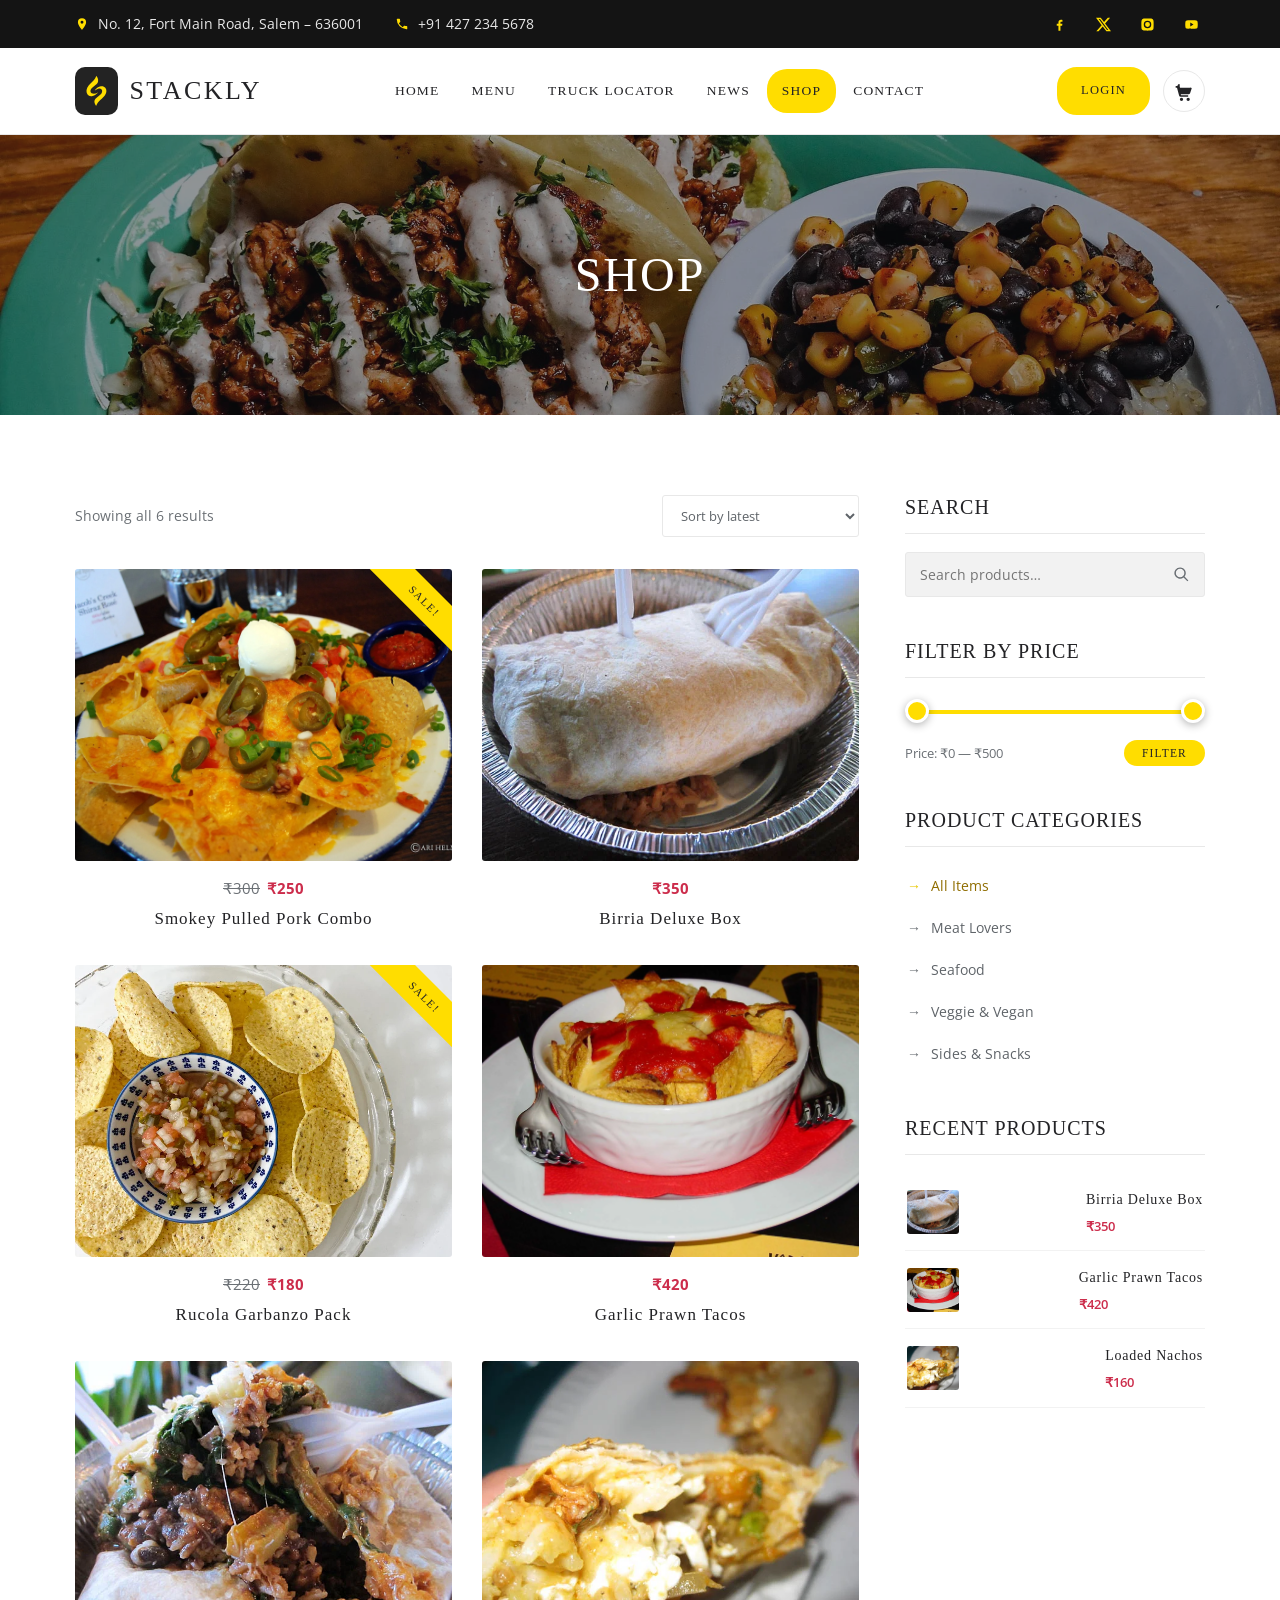
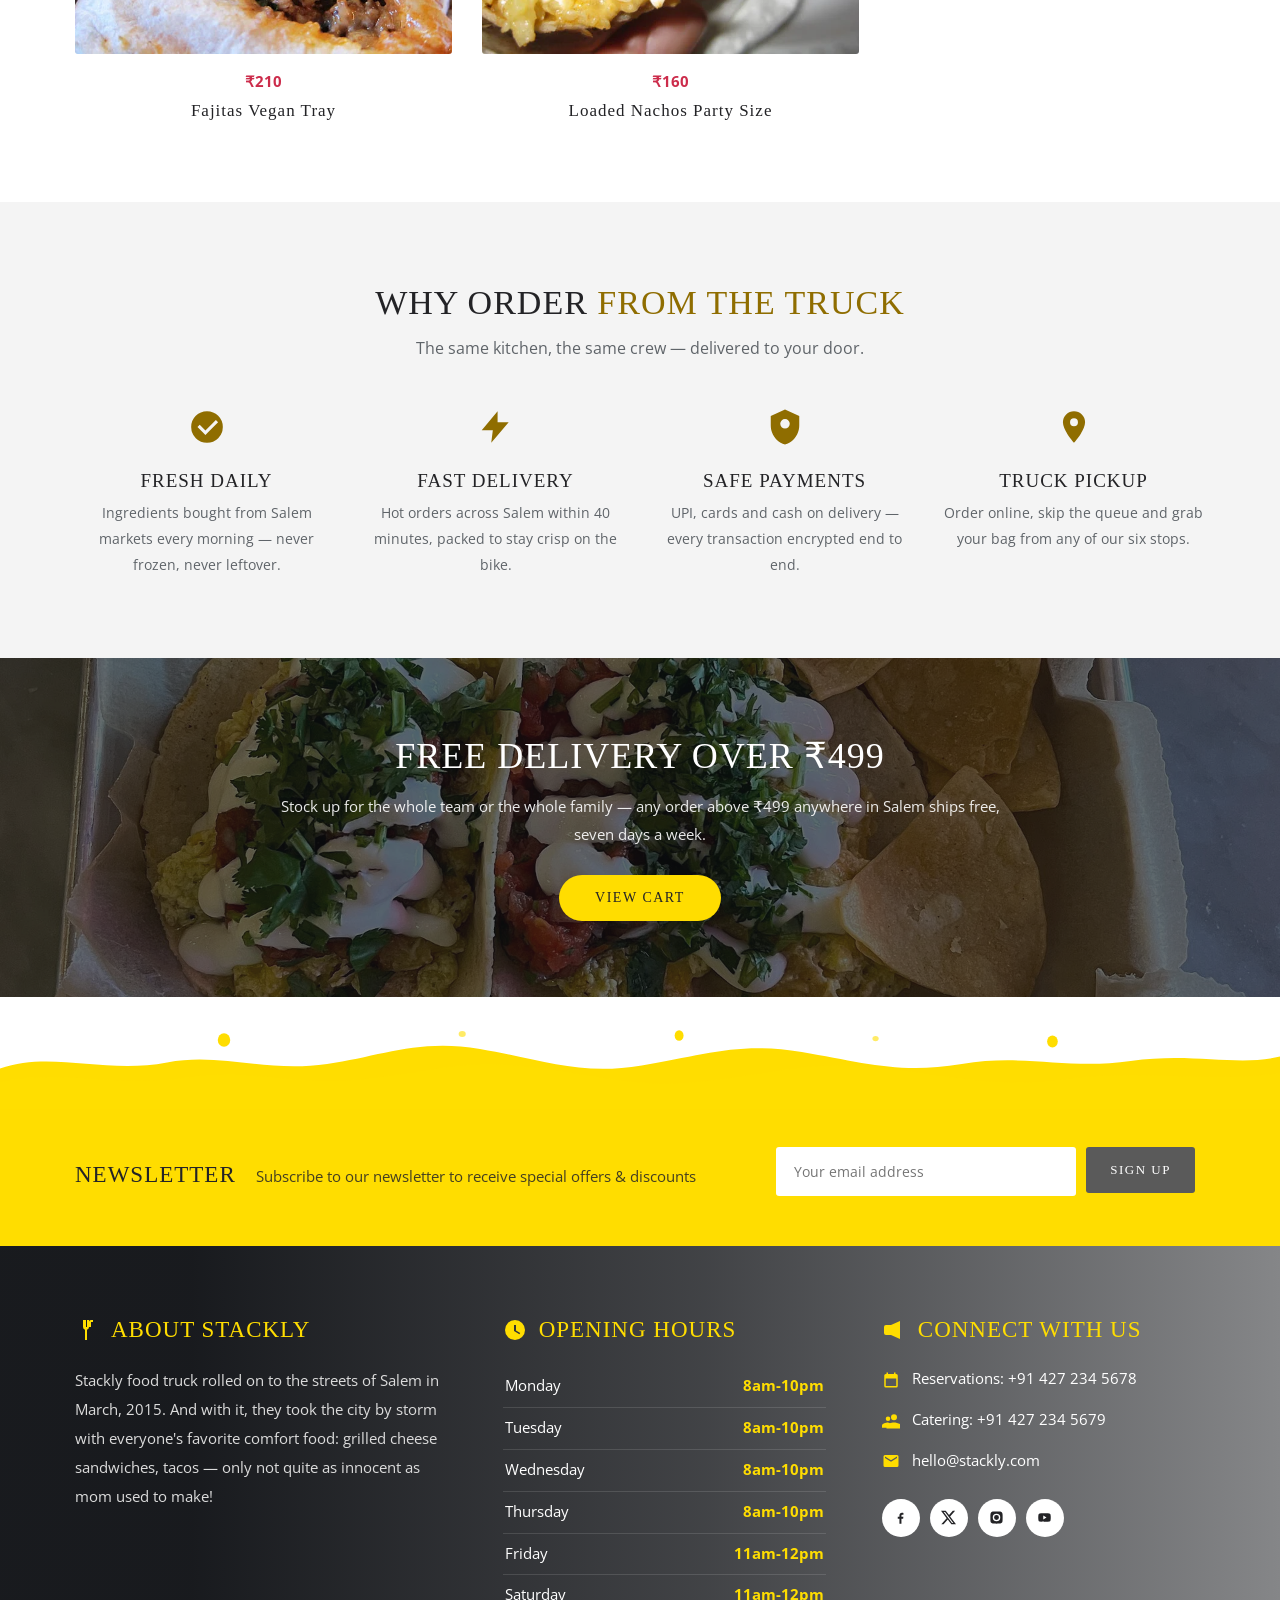
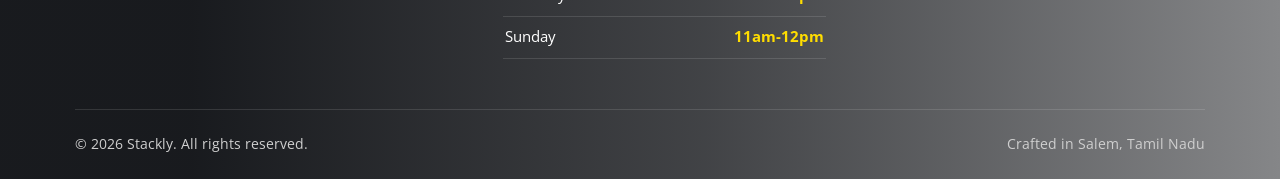
<file: shop.html>
<!DOCTYPE html>
<html lang="en">
<head>
<meta charset="UTF-8">
<meta name="viewport" content="width=device-width, initial-scale=1.0">
<title>Shop — Stackly Food Truck</title>
<meta name="description" content="Order Stackly tacos, burritos, meal kits and merch online — delivered around Salem.">
<link rel="icon" href="assets/img/logo.svg?v=2" type="image/svg+xml">
<link rel="preconnect" href="https://fonts.googleapis.com">
<link rel="preconnect" href="https://fonts.gstatic.com" crossorigin>
<link href="https://fonts.googleapis.com/css2?family=Open+Sans:wght@400;600;700&family=Permanent+Marker&display=swap" rel="stylesheet">
<link rel="stylesheet" href="css/style.css?v=2">
</head>
<body>

<div class="topbar">
  <div class="container topbar-inner">
    <div class="topbar-left">
      <a href="locator.html"><svg width="14" height="14" viewBox="0 0 24 24"><path d="M12 2a7 7 0 0 0-7 7c0 5.2 7 13 7 13s7-7.8 7-13a7 7 0 0 0-7-7zm0 9.5A2.5 2.5 0 1 1 12 6.5a2.5 2.5 0 0 1 0 5z"/></svg> No. 12, Fort Main Road, Salem – 636001</a>
      <a href="tel:+914272345678"><svg width="14" height="14" viewBox="0 0 24 24"><path d="M6.6 10.8a15.1 15.1 0 0 0 6.6 6.6l2.2-2.2a1 1 0 0 1 1-.24 11.4 11.4 0 0 0 3.6.58 1 1 0 0 1 1 1V20a1 1 0 0 1-1 1A17 17 0 0 1 3 4a1 1 0 0 1 1-1h3.5a1 1 0 0 1 1 1 11.4 11.4 0 0 0 .58 3.6 1 1 0 0 1-.25 1z"/></svg> +91 427 234 5678</a>
    </div>
    <div class="topbar-social">
      <a href="#" aria-label="Facebook"><svg width="15" height="15" viewBox="0 0 24 24"><path d="M13.5 22v-8h2.7l.4-3.1h-3.1V8.9c0-.9.25-1.5 1.55-1.5h1.65V4.6c-.3 0-1.3-.1-2.4-.1-2.4 0-4 1.45-4 4.1v2.3H7.6V14h2.7v8z"/></svg></a>
      <a href="#" aria-label="X"><svg width="15" height="15" viewBox="0 0 24 24"><path d="M18.901 1.153h3.68l-8.04 9.19L24 22.846h-7.406l-5.8-7.584-6.638 7.584H.474l8.6-9.83L0 1.154h7.594l5.243 6.932ZM17.61 20.644h2.039L6.486 3.24H4.298Z"/></svg></a>
      <a href="#" aria-label="Instagram"><svg width="15" height="15" viewBox="0 0 24 24"><path d="M12 2.2c3.2 0 3.6 0 4.8.1 1.2.1 1.8.2 2.2.4.6.2 1 .5 1.4.9.4.4.7.8.9 1.4.2.4.4 1 .4 2.2.1 1.2.1 1.6.1 4.8s0 3.6-.1 4.8c-.1 1.2-.2 1.8-.4 2.2-.2.6-.5 1-.9 1.4-.4.4-.8.7-1.4.9-.4.2-1 .4-2.2.4-1.2.1-1.6.1-4.8.1s-3.6 0-4.8-.1c-1.2-.1-1.8-.2-2.2-.4-.6-.2-1-.5-1.4-.9a3.8 3.8 0 0 1-.9-1.4c-.2-.4-.4-1-.4-2.2C2.2 15.6 2.2 15.2 2.2 12s0-3.6.1-4.8c.1-1.2.2-1.8.4-2.2.2-.6.5-1 .9-1.4.4-.4.8-.7 1.4-.9.4-.2 1-.4 2.2-.4 1.2-.1 1.6-.1 4.8-.1zm0 3.8a6 6 0 1 0 0 12 6 6 0 0 0 0-12zm0 9.9a3.9 3.9 0 1 1 0-7.8 3.9 3.9 0 0 1 0 7.8zm7.6-10.1a1.4 1.4 0 1 1-2.8 0 1.4 1.4 0 0 1 2.8 0z"/></svg></a>
      <a href="#" aria-label="YouTube"><svg width="15" height="15" viewBox="0 0 24 24"><path d="M21.6 7.2a2.5 2.5 0 0 0-1.76-1.77C18.28 5 12 5 12 5s-6.28 0-7.84.43A2.5 2.5 0 0 0 2.4 7.2 26 26 0 0 0 2 12a26 26 0 0 0 .4 4.8 2.5 2.5 0 0 0 1.76 1.77C5.72 19 12 19 12 19s6.28 0 7.84-.43a2.5 2.5 0 0 0 1.76-1.77A26 26 0 0 0 22 12a26 26 0 0 0-.4-4.8zM10 15.2V8.8l5.2 3.2z"/></svg></a>
    </div>
  </div>
</div>

<header class="site-header">
  <div class="container header-inner">
    <a class="brand" href="index.html">
      <img src="assets/img/logo.svg?v=2" alt="Stackly logo">
      <span>Stackly</span>
    </a>
    <nav class="main-nav" aria-label="Main">
      <ul>
        <li><a href="index.html">Home</a></li>
        <li><a href="menu.html">Menu</a></li>
        <li><a href="locator.html">Truck Locator</a></li>
        <li><a href="news.html">News</a></li>
        <li><a class="active" href="shop.html">Shop</a></li>
        <li><a href="contact.html">Contact</a></li>
      </ul>
    </nav>
    <div class="header-actions">
      <a class="btn-login" href="login.html">Login</a>
      <a class="cart-icon" href="cart.html">
        <span class="sr-only">View cart</span>
        <svg width="20" height="20" viewBox="0 0 24 24" aria-hidden="true"><path d="M7 4h-2l-1 2H2v2h1.6l2.5 9.4A2 2 0 0 0 8 19h9v-2H8.4l-.3-1h9.3a2 2 0 0 0 1.9-1.4l2-6A2 2 0 0 0 19.4 8H7.2l-.4-2zM9 20a2 2 0 1 0 0 4 2 2 0 0 0 0-4zm8 0a2 2 0 1 0 0 4 2 2 0 0 0 0-4z"/></svg>
        <span class="cart-count">0</span>
      </a>
      <button class="nav-toggle" aria-label="Toggle menu"><span></span><span></span><span></span></button>
    </div>
  </div>
</header>

<main>

<section class="hero hero-sub">
  <div class="hero-content">
    <h1>Shop</h1>
  </div>
</section>

<section class="section">
  <div class="container shop-layout">

    <div>
      <div class="shop-toolbar">
        <span>Showing all 6 results</span>
        <select id="sortSelect" aria-label="Sort products">
          <option value="default">Sort by latest</option>
          <option value="price-asc">Sort by price: low to high</option>
          <option value="price-desc">Sort by price: high to low</option>
          <option value="name">Sort by name</option>
        </select>
      </div>

      <h2 class="sr-only">Products</h2>
      <div class="products">
        <article class="product" data-id="p1" data-name="Smokey Pulled Pork Combo" data-price="250" data-category="meat" data-order="1">
          <div class="p-img">
            <span class="ribbon">Sale!</span>
            <img src="assets/img/photos/product-1.webp" alt="Smokey Pulled Pork Combo">
            <div class="p-overlay"><button class="add-cart"><svg width="15" height="15" viewBox="0 0 24 24"><path d="M7 4h-2l-1 2H2v2h1.6l2.5 9.4A2 2 0 0 0 8 19h9v-2H8.4l-.3-1h9.3a2 2 0 0 0 1.9-1.4l2-6A2 2 0 0 0 19.4 8H7.2l-.4-2zM9 20a2 2 0 1 0 0 4 2 2 0 0 0 0-4zm8 0a2 2 0 1 0 0 4 2 2 0 0 0 0-4z"/></svg> Add to cart</button></div>
          </div>
          <div class="p-price"><span class="old">₹300</span>₹250</div>
          <h3 class="p-title">Smokey Pulled Pork Combo</h3>
        </article>

        <article class="product" data-id="p2" data-name="Birria Deluxe Box" data-price="350" data-category="meat" data-order="2">
          <div class="p-img">
            <img src="assets/img/photos/product-2.webp" alt="Birria Deluxe Box">
            <div class="p-overlay"><button class="add-cart"><svg width="15" height="15" viewBox="0 0 24 24"><path d="M7 4h-2l-1 2H2v2h1.6l2.5 9.4A2 2 0 0 0 8 19h9v-2H8.4l-.3-1h9.3a2 2 0 0 0 1.9-1.4l2-6A2 2 0 0 0 19.4 8H7.2l-.4-2zM9 20a2 2 0 1 0 0 4 2 2 0 0 0 0-4zm8 0a2 2 0 1 0 0 4 2 2 0 0 0 0-4z"/></svg> Add to cart</button></div>
          </div>
          <div class="p-price">₹350</div>
          <h3 class="p-title">Birria Deluxe Box</h3>
        </article>

        <article class="product" data-id="p3" data-name="Rucola Garbanzo Pack" data-price="180" data-category="veggie" data-order="3">
          <div class="p-img">
            <span class="ribbon">Sale!</span>
            <img src="assets/img/photos/product-3.webp" alt="Rucola Garbanzo Pack">
            <div class="p-overlay"><button class="add-cart"><svg width="15" height="15" viewBox="0 0 24 24"><path d="M7 4h-2l-1 2H2v2h1.6l2.5 9.4A2 2 0 0 0 8 19h9v-2H8.4l-.3-1h9.3a2 2 0 0 0 1.9-1.4l2-6A2 2 0 0 0 19.4 8H7.2l-.4-2zM9 20a2 2 0 1 0 0 4 2 2 0 0 0 0-4zm8 0a2 2 0 1 0 0 4 2 2 0 0 0 0-4z"/></svg> Add to cart</button></div>
          </div>
          <div class="p-price"><span class="old">₹220</span>₹180</div>
          <h3 class="p-title">Rucola Garbanzo Pack</h3>
        </article>

        <article class="product" data-id="p4" data-name="Garlic Prawn Tacos" data-price="420" data-category="seafood" data-order="4">
          <div class="p-img">
            <img src="assets/img/photos/product-4.webp" alt="Garlic Prawn Tacos">
            <div class="p-overlay"><button class="add-cart"><svg width="15" height="15" viewBox="0 0 24 24"><path d="M7 4h-2l-1 2H2v2h1.6l2.5 9.4A2 2 0 0 0 8 19h9v-2H8.4l-.3-1h9.3a2 2 0 0 0 1.9-1.4l2-6A2 2 0 0 0 19.4 8H7.2l-.4-2zM9 20a2 2 0 1 0 0 4 2 2 0 0 0 0-4zm8 0a2 2 0 1 0 0 4 2 2 0 0 0 0-4z"/></svg> Add to cart</button></div>
          </div>
          <div class="p-price">₹420</div>
          <h3 class="p-title">Garlic Prawn Tacos</h3>
        </article>

        <article class="product" data-id="p5" data-name="Fajitas Vegan Tray" data-price="210" data-category="veggie" data-order="5">
          <div class="p-img">
            <img src="assets/img/photos/product-5.webp" alt="Fajitas Vegan Tray">
            <div class="p-overlay"><button class="add-cart"><svg width="15" height="15" viewBox="0 0 24 24"><path d="M7 4h-2l-1 2H2v2h1.6l2.5 9.4A2 2 0 0 0 8 19h9v-2H8.4l-.3-1h9.3a2 2 0 0 0 1.9-1.4l2-6A2 2 0 0 0 19.4 8H7.2l-.4-2zM9 20a2 2 0 1 0 0 4 2 2 0 0 0 0-4zm8 0a2 2 0 1 0 0 4 2 2 0 0 0 0-4z"/></svg> Add to cart</button></div>
          </div>
          <div class="p-price">₹210</div>
          <h3 class="p-title">Fajitas Vegan Tray</h3>
        </article>

        <article class="product" data-id="p6" data-name="Loaded Nachos Party Size" data-price="160" data-category="sides" data-order="6">
          <div class="p-img">
            <img src="assets/img/photos/product-6.webp" alt="Loaded Nachos Party Size">
            <div class="p-overlay"><button class="add-cart"><svg width="15" height="15" viewBox="0 0 24 24"><path d="M7 4h-2l-1 2H2v2h1.6l2.5 9.4A2 2 0 0 0 8 19h9v-2H8.4l-.3-1h9.3a2 2 0 0 0 1.9-1.4l2-6A2 2 0 0 0 19.4 8H7.2l-.4-2zM9 20a2 2 0 1 0 0 4 2 2 0 0 0 0-4zm8 0a2 2 0 1 0 0 4 2 2 0 0 0 0-4z"/></svg> Add to cart</button></div>
          </div>
          <div class="p-price">₹160</div>
          <h3 class="p-title">Loaded Nachos Party Size</h3>
        </article>

        <p class="shop-empty" style="display:none">No products match your filters. Try another price or category.</p>
      </div>
    </div>

    <aside>
      <div class="widget">
        <h4>Search</h4>
        <form class="search-box" id="shopSearchForm">
          <input type="search" id="shopSearch" placeholder="Search products…" aria-label="Search products">
          <button type="submit" aria-label="Search"><svg width="17" height="17" viewBox="0 0 24 24"><path d="M10 2a8 8 0 1 0 4.9 14.3l5.4 5.4 1.4-1.4-5.4-5.4A8 8 0 0 0 10 2zm0 2a6 6 0 1 1 0 12 6 6 0 0 1 0-12z"/></svg></button>
        </form>
      </div>

      <div class="widget">
        <h4>Filter By Price</h4>
        <div class="range">
          <div class="range-fill"></div>
          <input type="range" class="r-min" min="0" max="500" value="0" step="50" aria-label="Minimum price">
          <input type="range" class="r-max" min="0" max="500" value="500" step="50" aria-label="Maximum price">
        </div>
        <div class="range-meta">
          <span class="price-label">Price: ₹0 — ₹500</span>
          <button class="btn-filter">Filter</button>
        </div>
      </div>

      <div class="widget">
        <h4>Product Categories</h4>
        <ul class="cat-list">
          <li><a href="#" class="active" data-cat="all">All Items</a></li>
          <li><a href="#" data-cat="meat">Meat Lovers</a></li>
          <li><a href="#" data-cat="seafood">Seafood</a></li>
          <li><a href="#" data-cat="veggie">Veggie &amp; Vegan</a></li>
          <li><a href="#" data-cat="sides">Sides &amp; Snacks</a></li>
        </ul>
      </div>

      <div class="widget">
        <h4>Recent Products</h4>
        <ul class="mini-products">
          <li>
            <img src="assets/img/photos/product-2.webp" alt="Birria Deluxe Box">
            <div><a class="mp-title" href="#">Birria Deluxe Box</a><div class="mp-price">₹350</div></div>
          </li>
          <li>
            <img src="assets/img/photos/product-4.webp" alt="Garlic Prawn Tacos">
            <div><a class="mp-title" href="#">Garlic Prawn Tacos</a><div class="mp-price">₹420</div></div>
          </li>
          <li>
            <img src="assets/img/photos/product-6.webp" alt="Loaded Nachos">
            <div><a class="mp-title" href="#">Loaded Nachos</a><div class="mp-price">₹160</div></div>
          </li>
        </ul>
      </div>
    </aside>

  </div>
</section>

<!-- ===== Why order strip ===== -->
<section class="section" style="background:var(--bg-soft)">
  <div class="container">
    <div class="sec-head reveal">
      <h2>Why Order <span style="color:var(--gold-text)">From The Truck</span></h2>
      <p>The same kitchen, the same crew — delivered to your door.</p>
    </div>
    <div class="feat-strip">
      <div class="feat-item reveal">
        <svg width="38" height="38" viewBox="0 0 24 24"><path d="M12 2a10 10 0 1 0 0 20 10 10 0 0 0 0-20zm-1 15-5-5 1.4-1.4L11 14.2l6.6-6.6L19 9z"/></svg>
        <h3>Fresh Daily</h3>
        <p>Ingredients bought from Salem markets every morning — never frozen, never leftover.</p>
      </div>
      <div class="feat-item reveal">
        <svg width="38" height="38" viewBox="0 0 24 24"><path d="M13 2 3 14h7l-1 8 11-13h-7z"/></svg>
        <h3>Fast Delivery</h3>
        <p>Hot orders across Salem within 40 minutes, packed to stay crisp on the bike.</p>
      </div>
      <div class="feat-item reveal">
        <svg width="38" height="38" viewBox="0 0 24 24"><path d="M12 1 3 5v6c0 5.6 3.8 10.7 9 12 5.2-1.3 9-6.4 9-12V5zm0 6a3 3 0 0 1 0 6 3 3 0 0 1 0-6z"/></svg>
        <h3>Safe Payments</h3>
        <p>UPI, cards and cash on delivery — every transaction encrypted end to end.</p>
      </div>
      <div class="feat-item reveal">
        <svg width="38" height="38" viewBox="0 0 24 24"><path d="M12 2a7 7 0 0 0-7 7c0 5.2 7 13 7 13s7-7.8 7-13a7 7 0 0 0-7-7zm0 9.5A2.5 2.5 0 1 1 12 6.5a2.5 2.5 0 0 1 0 5z"/></svg>
        <h3>Truck Pickup</h3>
        <p>Order online, skip the queue and grab your bag from any of our six stops.</p>
      </div>
    </div>
  </div>
</section>

<!-- ===== Free delivery promo ===== -->
<section class="promo" style="background-image:url('assets/img/photos/footer-bg.webp')">
  <div class="promo-inner reveal">
    <h2>Free Delivery Over ₹499</h2>
    <p>Stock up for the whole team or the whole family — any order above ₹499 anywhere in Salem ships free, seven days a week.</p>
    <a href="cart.html" class="btn btn-primary">View Cart</a>
  </div>
</section>

</main>

<section class="newsletter">
  <img class="drip" src="assets/img/drip.svg" alt="">
  <div class="container newsletter-inner">
    <div class="nl-left">
      <h3>Newsletter</h3>
      <p>Subscribe to our newsletter to receive special offers &amp; discounts</p>
    </div>
    <form class="nl-form">
      <input type="email" placeholder="Your email address" aria-label="Your email address" required>
      <button type="submit">Sign up</button>
      <span class="nl-msg"></span>
    </form>
  </div>
</section>

<footer class="site-footer">
  <div class="container">
    <div class="footer-grid">
      <div>
        <h3 class="f-title"><svg width="24" height="24" viewBox="0 0 24 24"><path d="M8 2v7a3 3 0 0 0 2 2.8V22h2V11.8A3 3 0 0 0 14 9V2h-2v7h-1V2zm8 0c-1.1 0-2 .9-2 2v5h2V4h2V2z"/></svg> About Stackly</h3>
        <p>Stackly food truck rolled on to the streets of Salem in March, 2015. And with it, they took the city by storm with everyone's favorite comfort food: grilled cheese sandwiches, tacos — only not quite as innocent as mom used to make!</p>
      </div>
      <div>
        <h3 class="f-title"><svg width="24" height="24" viewBox="0 0 24 24"><path d="M12 2a10 10 0 1 0 0 20 10 10 0 0 0 0-20zm1 10.4 4.2 2.5-.8 1.3L11 13V7h2z"/></svg> Opening Hours</h3>
        <ul class="hours">
          <li><span>Monday</span><b>8am-10pm</b></li>
          <li><span>Tuesday</span><b>8am-10pm</b></li>
          <li><span>Wednesday</span><b>8am-10pm</b></li>
          <li><span>Thursday</span><b>8am-10pm</b></li>
          <li><span>Friday</span><b>11am-12pm</b></li>
          <li><span>Saturday</span><b>11am-12pm</b></li>
          <li><span>Sunday</span><b>11am-12pm</b></li>
        </ul>
      </div>
      <div>
        <h3 class="f-title"><svg width="24" height="24" viewBox="0 0 24 24"><path d="M18 3v18l-9-4H4a2 2 0 0 1-2-2v-6a2 2 0 0 1 2-2h5zm-2 6.5a1.5 1.5 0 1 1 0-3 1.5 1.5 0 0 1 0 3z"/></svg> Connect With Us</h3>
        <ul class="f-contact">
          <li><svg width="18" height="18" viewBox="0 0 24 24"><path d="M19 4h-1V2h-2v2H8V2H6v2H5a2 2 0 0 0-2 2v14a2 2 0 0 0 2 2h14a2 2 0 0 0 2-2V6a2 2 0 0 0-2-2zm0 16H5V10h14z"/></svg> Reservations: +91 427 234 5678</li>
          <li><svg width="18" height="18" viewBox="0 0 24 24"><path d="M16 11a4 4 0 1 0-4-4 4 4 0 0 0 4 4zm-8 1a3 3 0 1 0-3-3 3 3 0 0 0 3 3zm0 2c-2.7 0-8 1.3-8 4v3h10v-3c0-1 .4-1.9 1-2.6A14 14 0 0 0 8 14zm8 0c-3.3 0-10 1.7-10 5v3h20v-3c0-3.3-6.7-5-10-5z"/></svg> Catering: +91 427 234 5679</li>
          <li><svg width="18" height="18" viewBox="0 0 24 24"><path d="M20 4H4a2 2 0 0 0-2 2v12a2 2 0 0 0 2 2h16a2 2 0 0 0 2-2V6a2 2 0 0 0-2-2zm0 4-8 5-8-5V6l8 5 8-5z"/></svg> <a href="mailto:hello@stackly.com">hello@stackly.com</a></li>
        </ul>
        <div class="socials">
          <a href="#" aria-label="Facebook"><svg width="15" height="15" viewBox="0 0 24 24"><path d="M13.5 22v-8h2.7l.4-3.1h-3.1V8.9c0-.9.25-1.5 1.55-1.5h1.65V4.6c-.3 0-1.3-.1-2.4-.1-2.4 0-4 1.45-4 4.1v2.3H7.6V14h2.7v8z"/></svg></a>
          <a href="#" aria-label="X"><svg width="15" height="15" viewBox="0 0 24 24"><path d="M18.901 1.153h3.68l-8.04 9.19L24 22.846h-7.406l-5.8-7.584-6.638 7.584H.474l8.6-9.83L0 1.154h7.594l5.243 6.932ZM17.61 20.644h2.039L6.486 3.24H4.298Z"/></svg></a>
          <a href="#" aria-label="Instagram"><svg width="15" height="15" viewBox="0 0 24 24"><path d="M12 2.2c3.2 0 3.6 0 4.8.1 1.2.1 1.8.2 2.2.4.6.2 1 .5 1.4.9.4.4.7.8.9 1.4.2.4.4 1 .4 2.2.1 1.2.1 1.6.1 4.8s0 3.6-.1 4.8c-.1 1.2-.2 1.8-.4 2.2-.2.6-.5 1-.9 1.4-.4.4-.8.7-1.4.9-.4.2-1 .4-2.2.4-1.2.1-1.6.1-4.8.1s-3.6 0-4.8-.1c-1.2-.1-1.8-.2-2.2-.4-.6-.2-1-.5-1.4-.9a3.8 3.8 0 0 1-.9-1.4c-.2-.4-.4-1-.4-2.2C2.2 15.6 2.2 15.2 2.2 12s0-3.6.1-4.8c.1-1.2.2-1.8.4-2.2.2-.6.5-1 .9-1.4.4-.4.8-.7 1.4-.9.4-.2 1-.4 2.2-.4 1.2-.1 1.6-.1 4.8-.1zm0 3.8a6 6 0 1 0 0 12 6 6 0 0 0 0-12zm0 9.9a3.9 3.9 0 1 1 0-7.8 3.9 3.9 0 0 1 0 7.8zm7.6-10.1a1.4 1.4 0 1 1-2.8 0 1.4 1.4 0 0 1 2.8 0z"/></svg></a>
          <a href="#" aria-label="YouTube"><svg width="15" height="15" viewBox="0 0 24 24"><path d="M21.6 7.2a2.5 2.5 0 0 0-1.76-1.77C18.28 5 12 5 12 5s-6.28 0-7.84.43A2.5 2.5 0 0 0 2.4 7.2 26 26 0 0 0 2 12a26 26 0 0 0 .4 4.8 2.5 2.5 0 0 0 1.76 1.77C5.72 19 12 19 12 19s6.28 0 7.84-.43a2.5 2.5 0 0 0 1.76-1.77A26 26 0 0 0 22 12a26 26 0 0 0-.4-4.8zM10 15.2V8.8l5.2 3.2z"/></svg></a>
        </div>
      </div>
    </div>
    <div class="footer-bottom">
      <span>© 2026 Stackly. All rights reserved.</span>
      <span>Crafted in <a href="#">Salem, Tamil Nadu</a></span>
    </div>
  </div>
</footer>

<button class="back-top" aria-label="Back to top"><svg width="16" height="16" viewBox="0 0 24 24"><path fill="#fff" d="M12 6l7 7-1.4 1.4L13 9.8V20h-2V9.8l-4.6 4.6L5 13z"/></svg></button>

<script src="js/main.js?v=3"></script>
</body>
</html>
</file>
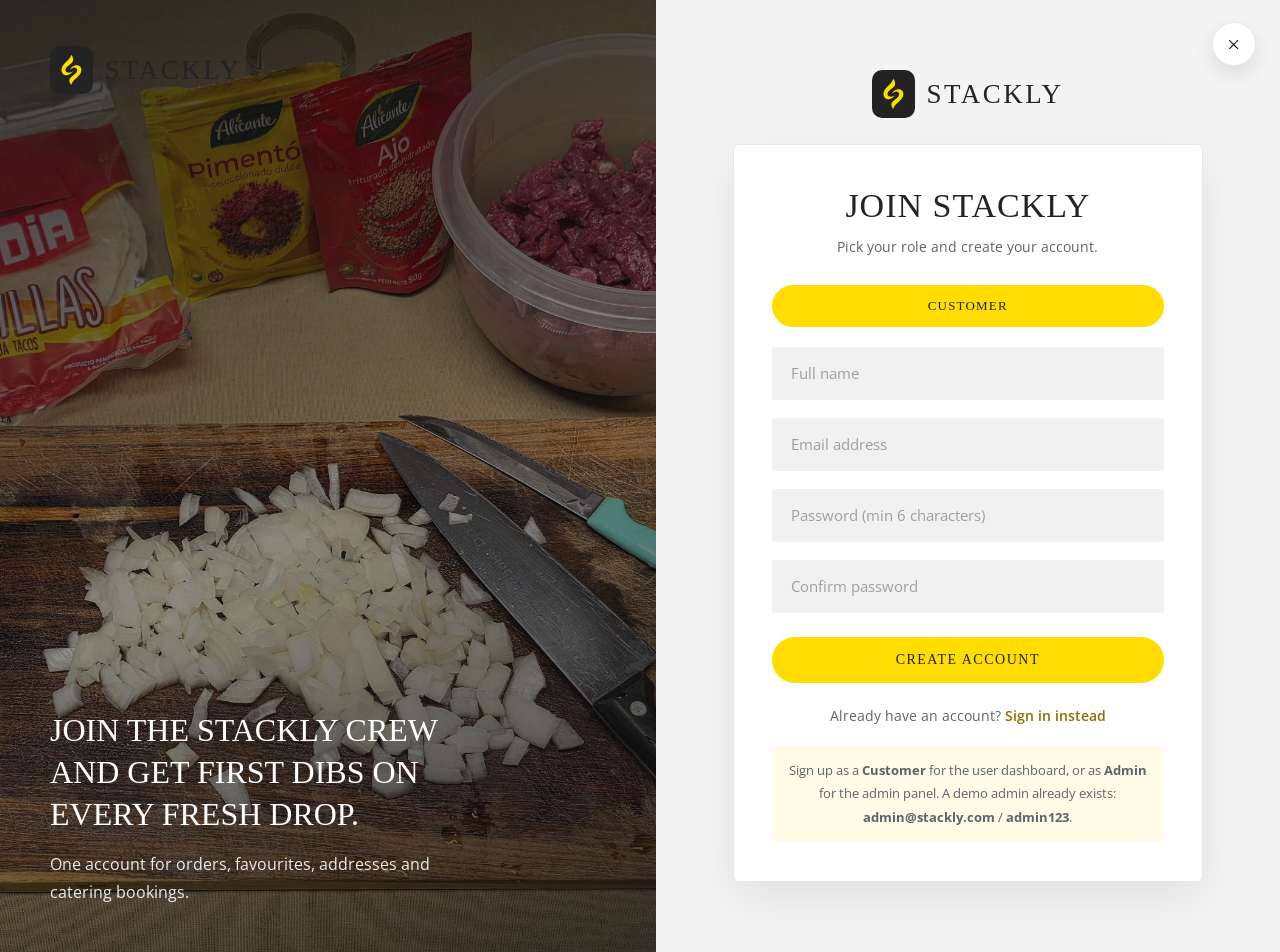
<file: signup.html>
<!DOCTYPE html>
<html lang="en">
<head>
<meta charset="UTF-8">
<meta name="viewport" content="width=device-width, initial-scale=1.0">
<title>Sign Up — Stackly Food Truck</title>
<meta name="description" content="Create a Stackly account to track orders, save favourites and manage catering bookings.">
<link rel="icon" href="assets/img/logo.svg?v=2" type="image/svg+xml">
<link rel="preconnect" href="https://fonts.googleapis.com">
<link rel="preconnect" href="https://fonts.gstatic.com" crossorigin>
<link href="https://fonts.googleapis.com/css2?family=Open+Sans:wght@400;600;700&family=Permanent+Marker&display=swap" rel="stylesheet">
<link rel="stylesheet" href="css/style.css?v=2">
</head>
<body>

<main class="auth-page">
  <div class="auth-split">

    <!-- Left: photo -->
    <div class="auth-visual" aria-hidden="true">
      <img class="auth-visual-img" src="assets/img/photos/feature-tacos.webp" alt="">
      <div class="auth-visual-inner">
        <span class="auth-brand auth-brand-light">
          <img src="assets/img/logo.svg?v=2" alt=""><span>Stackly</span>
        </span>
        <div class="auth-tagline">
          <p class="auth-tag-title">Join the Stackly crew and get first dibs on every fresh drop.</p>
          <p class="auth-tag-sub">One account for orders, favourites, addresses and catering bookings.</p>
        </div>
      </div>
    </div>

    <!-- Right: form -->
    <div class="auth-panel">
      <a class="auth-close" href="index.html" aria-label="Close and go back to home">
        <svg width="15" height="15" viewBox="0 0 24 24" aria-hidden="true"><path d="M18.3 5.7 12 12l6.3 6.3-1.4 1.4L10.6 13.4 4.3 19.7 2.9 18.3 9.2 12 2.9 5.7 4.3 4.3l6.3 6.3 6.3-6.3z"/></svg>
      </a>

      <a class="auth-brand auth-brand-mobile" href="index.html">
        <img src="assets/img/logo.svg?v=2" alt="Stackly logo"><span>Stackly</span>
      </a>

      <div class="auth-card">
        <div class="auth-head">
          <h1>Join Stackly</h1>
          <p>Pick your role and create your account.</p>
        </div>

        <div class="role-pills" role="group" aria-label="Account type">
          <button type="button" class="role-pill active" data-role="user" aria-pressed="true">Customer</button>
        </div>

        <form id="signupForm" novalidate>
          <div class="form-group">
            <input class="form-control" type="text" name="name" placeholder="Full name" required>
          </div>
          <div class="form-group">
            <input class="form-control" type="email" name="email" placeholder="Email address" required>
          </div>
          <div class="form-group">
            <input class="form-control" type="password" name="password" placeholder="Password (min 6 characters)" required>
          </div>
          <div class="form-group">
            <input class="form-control" type="password" name="confirm" placeholder="Confirm password" required>
          </div>
          <button type="submit" class="btn btn-primary">Create Account</button>
          <p class="auth-err"></p>
        </form>

        <p class="auth-alt">Already have an account? <a href="login.html">Sign in instead</a></p>
        <p class="auth-note">Sign up as a <b>Customer</b> for the user dashboard, or as <b>Admin</b> for the admin panel. A demo admin already exists: <b>admin@stackly.com</b> / <b>admin123</b>.</p>
      </div>
    </div>

  </div>
</main>

<script src="js/main.js?v=3"></script>
<script src="js/auth.js?v=3"></script>
</body>
</html>
</file>
<file: css/style.css>
/* ============================================================
   STACKLY — Food Truck Website
   Taqueria-style theme: Yellow #FFDD00 + White + Dark
   ============================================================ */

:root{
  --yellow:#ffdd00;
  --yellow-dark:#e8c800;
  --gold-text:#8f6d00;
  --ink:#232326;
  --topbar:#141414;
  --dark:#232323;
  --text:#5f6469;
  --muted:#6b7075;
  --bg-soft:#f4f4f4;
  --line:#e8e8e8;
  --red:#e63757;
  --red-text:#cc2c4b;
  --font-display:'Permanent Marker',cursive;
  --font-body:'Open Sans',-apple-system,'Segoe UI',sans-serif;
}

*,*::before,*::after{box-sizing:border-box;margin:0;padding:0}
.sr-only{position:absolute;width:1px;height:1px;padding:0;margin:-1px;overflow:hidden;clip:rect(0 0 0 0);white-space:nowrap;border:0}
html{scroll-behavior:smooth}
body{font-family:var(--font-body);font-size:15px;line-height:1.85;color:var(--text);background:#fff;-webkit-font-smoothing:antialiased;overflow-x:hidden}
img{max-width:100%;display:block}
a{text-decoration:none;color:inherit;transition:color .25s}
ul{list-style:none}
button,input,select,textarea{font-family:inherit}
::selection{background:var(--yellow);color:var(--ink)}

.container{max-width:1170px;margin:0 auto;padding:0 20px;width:100%}
.section{padding:80px 0}
.text-center{text-align:center}

h1,h2,h3,h4{font-family:var(--font-display);color:var(--ink);font-weight:400;line-height:1.25;letter-spacing:1px}
h1{font-size:44px}
h2{font-size:34px}
h3{font-size:24px}

/* ---------- Buttons ---------- */
.btn{
  display:inline-flex;align-items:center;justify-content:center;gap:8px;
  padding:14px 34px;border-radius:30px;border:2px solid transparent;
  font-family:var(--font-display);font-size:14px;letter-spacing:1.5px;
  text-transform:uppercase;cursor:pointer;transition:.3s;line-height:1;
}
.btn-primary{background:var(--yellow);color:var(--ink)}
.btn-primary:hover{background:var(--yellow-dark);transform:translateY(-2px);box-shadow:0 12px 26px rgba(255,200,0,.4)}
.btn-outline-light{border-color:#fff;color:#fff;background:transparent}
.btn-outline-light:hover{background:#fff;color:var(--ink)}
.btn-dark{background:#5a5a5a;color:#fff}
.btn-dark:hover{background:var(--ink)}
.btn-outline-dark{border-color:var(--ink);color:var(--ink);background:transparent;padding:11px 26px}
.btn-outline-dark:hover{background:var(--yellow);border-color:var(--yellow);color:var(--ink)}

/* ---------- Top bar ---------- */
.topbar{background:var(--topbar);color:#e8e8e8;font-size:13.5px}
.topbar-inner{display:flex;align-items:center;justify-content:space-between;min-height:48px;gap:20px}
.topbar-left{display:flex;align-items:center;gap:32px;flex-wrap:wrap}
.topbar-left a{display:inline-flex;align-items:center;gap:9px;color:#e8e8e8}
.topbar-left a:hover{color:var(--yellow)}
.topbar-left svg{fill:var(--yellow);flex-shrink:0}
.topbar-social{display:flex;align-items:center;gap:16px}
.topbar-social a{color:var(--yellow);display:grid;place-items:center;width:28px;height:28px;border-radius:50%}
.topbar-social a:hover{color:#fff;background:rgba(255,255,255,.12)}
.topbar-social svg{fill:currentColor}

/* ---------- Header / brand / nav ---------- */
.site-header{background:#fff;position:relative;z-index:60;border-bottom:1px solid var(--line)}
.header-inner{display:flex;align-items:center;justify-content:space-between;gap:18px;min-height:86px}
.brand{display:flex;align-items:center;gap:11px;flex-shrink:0}
.brand img{height:48px;width:auto;background:var(--dark);padding:8px 10px;border-radius:10px}
.brand span{font-family:var(--font-display);font-size:26px;letter-spacing:2.5px;color:var(--ink);line-height:1;text-transform:uppercase}
.main-nav>ul{display:flex;align-items:center;gap:2px}
.main-nav a{
  display:inline-flex;align-items:center;gap:6px;padding:10px 15px;border-radius:20px;
  font-family:var(--font-display);font-size:13.5px;letter-spacing:1.2px;
  text-transform:uppercase;color:var(--ink);white-space:nowrap;
}
.main-nav>ul>li>a:hover{color:var(--gold-text)}
.main-nav>ul>li>a.active{background:var(--yellow);color:var(--ink)}
.main-nav .caret{width:7px;height:7px;border-right:2px solid currentColor;border-bottom:2px solid currentColor;transform:rotate(45deg) translateY(-2px)}
.dropdown{
  position:absolute;left:0;right:0;top:100%;z-index:70;background:#fff;
  border-top:1px solid var(--line);border-bottom:1px solid var(--line);
  box-shadow:0 18px 34px rgba(0,0,0,.10);display:none;
}
.main-nav li.has-dropdown:hover .dropdown{display:block}
.dropdown ul{display:flex;justify-content:center;gap:6px;padding:12px 20px;flex-wrap:wrap}
.dropdown a{padding:11px 22px;color:var(--text);font-size:13.5px}
.dropdown a:hover,.dropdown a.active{background:var(--yellow);color:var(--ink)}

/* header actions: login + cart */
.header-actions{display:flex;align-items:center;gap:13px;flex-shrink:0}
.btn-login{
  display:inline-flex;align-items:center;gap:7px;padding:10px 22px;border-radius:20px;
  background:var(--yellow);color:var(--ink);border:2px solid var(--yellow);
  font-family:var(--font-display);font-size:12.5px;letter-spacing:1.2px;
  text-transform:uppercase;transition:.3s;
}
.btn-login:hover{background:var(--yellow-dark);border-color:var(--yellow-dark)}
.btn-login.logged-in{background:#fff;border-color:var(--ink)}
.btn-login.logged-in:hover{background:var(--ink);color:#fff}
.cart-icon{position:relative;display:grid;place-items:center;width:42px;height:42px;border-radius:50%;border:1px solid var(--line);color:var(--ink);transition:.3s}
.cart-icon:hover{background:var(--yellow);border-color:var(--yellow)}
.cart-icon svg{fill:currentColor}
.cart-count{position:absolute;top:-5px;right:-5px;min-width:18px;height:18px;padding:0 5px;border-radius:9px;background:var(--red-text);color:#fff;font-family:var(--font-body);font-size:10.5px;font-weight:700;display:none;align-items:center;justify-content:center;border:2px solid #fff}
.cart-count.show{display:inline-flex}
.nav-toggle{display:none;background:none;border:0;cursor:pointer;padding:8px}
.nav-toggle span{display:block;width:24px;height:2.5px;background:var(--ink);margin:5px 0;border-radius:2px;transition:.3s}
.nav-toggle.open span:nth-child(1){transform:translateY(7.5px) rotate(45deg)}
.nav-toggle.open span:nth-child(2){opacity:0}
.nav-toggle.open span:nth-child(3){transform:translateY(-7.5px) rotate(-45deg)}

/* ---------- Hero ---------- */
.hero{
  position:relative;display:flex;align-items:center;justify-content:center;text-align:center;
  color:#fff;overflow:hidden;background:#1a1a1a;
}
.hero-home{min-height:520px}
.hero-sub{min-height:280px;background:url("../assets/img/photos/hero-sub.webp") center 40%/cover no-repeat}
.hero::after{content:"";position:absolute;inset:0;background:rgba(15,17,20,.45)}
.hero-content{position:relative;z-index:2;padding:60px 20px;max-width:900px}
.hero h1{
  color:#fff;font-size:64px;letter-spacing:2px;text-transform:uppercase;
  text-shadow:0 6px 26px rgba(0,0,0,.45);
}
.hero-sub h1{font-size:48px}
.hero p{font-size:17px;color:rgba(255,255,255,.95);margin:18px auto 30px;max-width:620px}
.hero-btns{display:flex;gap:18px;justify-content:center;flex-wrap:wrap}
.hero-slide{position:absolute;inset:0;background:center/cover no-repeat;opacity:0;transition:opacity 1s ease;transform:scale(1.04)}
.hero-slide.active{opacity:1;transform:scale(1)}
.hero-slides{position:absolute;inset:0;overflow:hidden}
.hero-dots{position:absolute;bottom:14px;left:0;right:0;z-index:3;display:flex;justify-content:center;gap:6px}
.hero-dots button{width:44px;height:44px;border:0;background:transparent;cursor:pointer;padding:0;position:relative}
.hero-dots button::after{content:"";position:absolute;top:50%;left:50%;transform:translate(-50%,-50%);width:11px;height:11px;border-radius:50%;background:rgba(255,255,255,.5);transition:.3s}
.hero-dots button.active::after{background:var(--yellow)}

/* ---------- Feature rows ---------- */
.feature{display:grid;grid-template-columns:1fr 1fr;gap:60px;align-items:center}
.feature+.feature{margin-top:80px}
.feature-img{border-radius:4px;overflow:hidden}
.feature-img img{width:100%;height:100%;object-fit:cover;transition:transform .6s}
.feature-img:hover img{transform:scale(1.05)}
.feature-body h2{margin-bottom:18px;text-transform:uppercase}
.feature-body p{margin-bottom:26px;line-height:1.95}

/* ---------- Section head ---------- */
.sec-head{text-align:center;margin-bottom:45px}
.sec-head h2{margin-bottom:10px;text-transform:uppercase}
.sec-head p{font-size:15.5px}

/* ---------- Gallery ---------- */
.gallery{background:var(--dark);position:relative;overflow:hidden}
.gallery .container{position:relative;z-index:2}
.gallery .sec-head h2{color:#fff;text-transform:uppercase}
.gallery .sec-head h2 .accent{color:var(--yellow)}
.gallery .sec-head p{color:rgba(255,255,255,.75)}
.gallery-grid{display:grid;grid-template-columns:repeat(4,1fr);gap:14px}
.g-item{position:relative;overflow:hidden;border-radius:3px;aspect-ratio:4/3;cursor:pointer;background:#111}
.g-item img{width:100%;height:100%;object-fit:cover;transition:transform .6s}
.g-item:hover img{transform:scale(1.09)}
.g-overlay{
  position:absolute;inset:0;background:rgba(255,221,0,.55);opacity:0;transition:.35s;
  display:flex;flex-direction:column;align-items:center;justify-content:center;gap:8px;color:var(--ink);
  font-family:var(--font-display);font-size:13px;letter-spacing:1.5px;text-transform:uppercase;text-align:center;padding:10px;
}
.g-item:hover .g-overlay{opacity:1}
.g-plus{width:44px;height:44px;border-radius:50%;border:2px solid var(--ink);display:grid;place-items:center;font-size:22px}

/* ---------- Lightbox ---------- */
.lightbox{position:fixed;inset:0;z-index:200;background:rgba(8,10,14,.93);display:none;align-items:center;justify-content:center;padding:30px}
.lightbox.open{display:flex}
.lightbox img{max-width:min(920px,92vw);max-height:82vh;border-radius:4px;box-shadow:0 30px 80px rgba(0,0,0,.6)}
.lightbox-close{position:absolute;top:22px;right:30px;background:none;border:0;color:#fff;font-size:40px;line-height:1;cursor:pointer;opacity:.8}
.lightbox-close:hover{opacity:1}

/* ---------- Newsletter ---------- */
.newsletter{position:relative;margin-top:110px;padding:40px 0;background:var(--yellow);color:var(--ink)}
.drip{position:absolute;top:-88px;left:0;width:100%;height:90px;display:block;pointer-events:none}
.newsletter-inner{display:flex;align-items:center;justify-content:space-between;gap:30px;flex-wrap:wrap;position:relative;z-index:2}
.nl-left{display:flex;align-items:baseline;gap:20px;flex-wrap:wrap}
.nl-left h3{color:var(--ink);font-size:23px;text-transform:uppercase}
.nl-left p{color:rgba(35,35,38,.85);font-size:14.5px}
.nl-form{display:flex;gap:10px;align-items:flex-start;flex-wrap:wrap}
.nl-form input{width:300px;max-width:100%;border:0;border-radius:3px;padding:15px 18px;font-size:14px;color:var(--ink);background:#fff}
.nl-form input:focus{outline:2px solid var(--ink)}
.nl-form button{border:0;border-radius:3px;padding:15px 24px;background:#5a5a5a;color:#fff;font-family:var(--font-display);font-size:13px;letter-spacing:1.5px;text-transform:uppercase;cursor:pointer;transition:.3s}
.nl-form button:hover{background:var(--ink)}
.nl-msg{width:100%;font-size:13px;color:var(--ink);font-weight:700}

/* ---------- Footer ---------- */
.site-footer{
  position:relative;overflow:hidden;color:#e9e9e9;
  background:url("../assets/img/photos/footer-bg.webp") center/cover no-repeat fixed;
}
.site-footer::before{content:"";position:absolute;inset:0;background:linear-gradient(90deg,rgba(12,14,18,.95) 15%,rgba(12,14,18,.78) 55%,rgba(12,14,18,.5) 100%)}
.site-footer .container{position:relative;z-index:2}
.footer-grid{display:grid;grid-template-columns:1.15fr 1fr 1fr;gap:56px;padding:70px 0 50px}
.f-title{display:flex;align-items:center;gap:12px;color:var(--yellow);font-size:23px;text-transform:uppercase;margin-bottom:22px}
.f-title svg{fill:var(--yellow);flex-shrink:0}
.footer-grid p{font-size:14.5px;line-height:2;color:#dcdcdc}
.hours li{display:flex;justify-content:space-between;gap:14px;padding:7px 2px;border-bottom:1px solid rgba(255,255,255,.12);font-size:14.5px;color:#fff}
.hours li b{color:var(--yellow);font-weight:700}
.f-contact li{display:flex;align-items:center;gap:12px;margin-bottom:14px;font-size:14.5px;color:#fff}
.f-contact svg{fill:var(--yellow);flex-shrink:0}
.f-contact a:hover{color:var(--yellow)}
.socials{display:flex;gap:10px;margin-top:24px}
.socials a{width:38px;height:38px;border-radius:50%;background:#fff;display:grid;place-items:center;color:var(--ink);transition:.3s}
.socials a:hover{background:var(--yellow);color:var(--ink);transform:translateY(-3px)}
.socials svg{fill:currentColor}
.footer-bottom{border-top:1px solid rgba(255,255,255,.12);padding:22px 0;display:flex;justify-content:space-between;gap:16px;flex-wrap:wrap;font-size:13.5px;color:#cfcfcf}
.footer-bottom a:hover{color:var(--yellow)}

/* ---------- Back to top ---------- */
.back-top{position:fixed;right:20px;bottom:20px;z-index:120;width:40px;height:40px;background:#3c3c3c;color:#fff;border:0;border-radius:3px;cursor:pointer;display:grid;place-items:center;opacity:0;pointer-events:none;transition:.3s}
.back-top.show{opacity:1;pointer-events:auto}
.back-top:hover{background:var(--yellow);color:var(--ink)}

/* ---------- Menu page ---------- */
.tabs{display:flex;justify-content:center;gap:14px;flex-wrap:wrap;margin-bottom:60px}
.tab-btn{padding:12px 30px;border-radius:22px;border:1px solid var(--line);background:#fff;font-family:var(--font-display);font-size:14px;letter-spacing:1.5px;text-transform:uppercase;color:var(--ink);cursor:pointer;transition:.3s}
.tab-btn:hover{border-color:var(--yellow-dark)}
.tab-btn.active{background:var(--yellow);border-color:var(--yellow);color:var(--ink)}
.tab-panel{display:none}
.tab-panel.active{display:block;animation:fadeIn .4s ease}
@keyframes fadeIn{from{opacity:0;transform:translateY(10px)}to{opacity:1;transform:none}}
.menu-cols{display:grid;grid-template-columns:1fr 1fr;gap:60px}
.menu-group+.menu-group{margin-top:46px}
.menu-group h3{font-size:26px;text-transform:uppercase;padding-bottom:12px;margin-bottom:6px;border-bottom:2px solid var(--ink)}
.menu-item{display:flex;align-items:center;gap:16px;padding:13px 8px;border-bottom:1px solid var(--line);transition:.25s;border-radius:4px}
.menu-item:hover{background:#fffbe6;transform:translateX(4px)}
.menu-item img{width:62px;height:50px;object-fit:cover;border-radius:3px;flex-shrink:0}
.mi-body{flex:1;min-width:0}
.mi-top{display:flex;justify-content:space-between;align-items:baseline;gap:12px}
.mi-top h4{font-family:var(--font-body);font-size:15.5px;font-weight:600;color:var(--ink)}
.menu-item:hover .mi-top h4{color:var(--gold-text)}
.mi-top .price{color:var(--red-text);font-weight:700;font-size:15px;white-space:nowrap}
.mi-tag{font-size:13px;color:var(--muted)}

/* ---------- Truck locator / maps ---------- */
.map-embed{position:relative;height:430px;background:#e5e7f0;overflow:hidden}
.map-embed iframe{width:100%;height:100%;border:0;display:block;filter:grayscale(.2)}
.map-popup{
  position:absolute;top:34px;left:50%;transform:translateX(-50%);z-index:5;background:#fff;border-radius:4px;
  box-shadow:0 12px 34px rgba(0,0,0,.25);padding:18px 42px 18px 22px;max-width:340px;width:calc(100% - 40px);
}
.map-popup h2,.map-popup h4{font-family:var(--font-body);font-weight:700;font-size:17px;margin-bottom:6px}
.map-popup p{font-size:13.5px;color:var(--text);line-height:1.6}
.map-popup-close{position:absolute;top:8px;right:10px;background:none;border:0;color:var(--muted);font-size:19px;cursor:pointer;line-height:1;padding:4px}
.map-popup-close:hover{color:var(--ink)}
.loc-grid{display:grid;grid-template-columns:repeat(3,1fr);gap:26px}
.loc-card{background:var(--bg-soft);border-radius:4px;padding:28px 30px;transition:.3s}
.loc-card:hover{transform:translateY(-6px);box-shadow:0 16px 40px rgba(0,0,0,.10)}
.loc-card .tag{font-size:12.5px;color:var(--muted)}
.loc-card h3{font-family:var(--font-body);font-weight:700;font-size:21px;margin:8px 0 6px;letter-spacing:0}
.loc-card>p{font-size:14.5px}
.loc-card hr{border:0;border-top:1px solid var(--line);margin:18px 0}
.meta{display:flex;align-items:center;gap:10px;font-size:13.5px;color:var(--text);margin-bottom:8px}
.meta svg{fill:var(--gold-text);flex-shrink:0}

/* ---------- News ---------- */
.blog-layout{display:grid;grid-template-columns:1fr 320px;gap:50px;align-items:start}
.post{background:var(--bg-soft);border-radius:3px;overflow:hidden;margin-bottom:36px}
.post-thumb{aspect-ratio:16/8.8;overflow:hidden}
.post-thumb img{width:100%;height:100%;object-fit:cover;transition:transform .6s}
.post:hover .post-thumb img{transform:scale(1.05)}
.post-body{padding:26px 30px 34px}
.chips{display:flex;gap:8px;flex-wrap:wrap;margin-bottom:16px}
.chip{display:inline-flex;align-items:center;gap:6px;background:var(--yellow);color:var(--ink);font-family:var(--font-display);font-size:12px;letter-spacing:1px;padding:6px 13px;border-radius:3px}
.chip svg{fill:currentColor}
.post-body h2{font-family:var(--font-body);font-weight:700;font-size:22px;letter-spacing:0;text-transform:none;margin-bottom:12px}
.post-body h2 a:hover{color:var(--gold-text)}
.post-body p{font-size:14.5px;line-height:1.85}
.btn-continue{margin-top:22px}
.pagination{display:flex;gap:8px;justify-content:center;margin-top:6px}
.pagination a{min-width:38px;height:38px;padding:0 12px;border:1px solid var(--line);border-radius:3px;display:inline-flex;align-items:center;justify-content:center;font-family:var(--font-display);font-size:14px;color:var(--ink);transition:.25s}
.pagination a:hover{border-color:var(--yellow-dark);background:#fffbe6}
.pagination a.active{background:var(--yellow);border-color:var(--yellow);color:var(--ink)}

/* ---------- Sidebar widgets ---------- */
.widget{margin-bottom:42px}
.widget h3,.widget h4{font-size:20px;text-transform:uppercase;padding-bottom:13px;border-bottom:1px solid var(--line);margin-bottom:18px}
.search-box{display:flex;background:#f2f2f2;border:1px solid var(--line);border-radius:3px;overflow:hidden}
.search-box input{flex:1;min-width:0;border:0;background:transparent;padding:12px 14px;font-size:14px;color:var(--ink)}
.search-box input:focus{outline:none}
.search-box button{border:0;background:transparent;padding:0 14px;cursor:pointer;color:var(--muted);display:grid;place-items:center}
.search-box button:hover{color:var(--gold-text)}
.search-box svg{fill:currentColor}
.w-list li{border-bottom:1px solid #f0f0f0}
.w-list a{display:flex;gap:10px;padding:11px 2px;font-size:13.5px;color:var(--text);line-height:1.55}
.w-list a:hover{color:var(--gold-text)}
.w-list .bullet{color:var(--yellow-dark);flex-shrink:0}
.w-list .date{color:var(--muted);white-space:nowrap;font-size:12.5px}
.widget select{width:100%;border:1px solid var(--line);border-radius:3px;background:#fff;padding:11px 14px;font-size:14px;color:var(--text);cursor:pointer}

/* ---------- Shop ---------- */
.shop-layout{display:grid;grid-template-columns:1fr 300px;gap:46px;align-items:start}
.shop-toolbar{display:flex;align-items:center;justify-content:space-between;gap:16px;flex-wrap:wrap;margin-bottom:32px;font-size:14px;color:var(--muted)}
.shop-toolbar select{border:1px solid var(--line);border-radius:3px;background:#fff;padding:10px 14px;font-size:13px;color:var(--text);cursor:pointer}
.products{display:grid;grid-template-columns:1fr 1fr;gap:36px 30px}
.product{text-align:center}
.p-img{position:relative;overflow:hidden;border-radius:3px;aspect-ratio:4/3.1;background:var(--bg-soft)}
.p-img img{width:100%;height:100%;object-fit:cover;transition:transform .6s}
.product:hover .p-img img{transform:scale(1.06)}
.ribbon{position:absolute;top:16px;right:-38px;transform:rotate(45deg);z-index:3;background:var(--yellow);color:var(--ink);font-family:var(--font-display);font-size:11px;letter-spacing:1.5px;padding:6px 46px;text-transform:uppercase}
.p-overlay{position:absolute;inset:0;background:rgba(20,22,26,.42);display:flex;align-items:center;justify-content:center;opacity:0;transition:.35s}
.product:hover .p-overlay{opacity:1}
.add-cart{display:inline-flex;align-items:center;gap:8px;background:#fff;color:var(--ink);border:0;border-radius:26px;padding:11px 20px;cursor:pointer;font-family:var(--font-display);font-size:12px;letter-spacing:1.2px;text-transform:uppercase;transition:.25s}
/* touch devices: no hover — keep add-to-cart visible */
@media (hover:none){
  .p-overlay{opacity:1;background:linear-gradient(to top,rgba(20,22,26,.7),rgba(20,22,26,0) 68%);align-items:flex-end;padding-bottom:14px}
  .add-cart{box-shadow:0 6px 18px rgba(0,0,0,.28)}
}
.add-cart:hover{background:var(--yellow);color:var(--ink)}
.add-cart svg{fill:currentColor}
.p-price{margin:15px 0 5px;color:var(--red-text);font-weight:700;font-family:var(--font-body);font-size:14.5px}
.p-price .old{color:var(--muted);text-decoration:line-through;font-weight:400;margin-right:7px}
.p-title{font-family:var(--font-display);font-size:17px;letter-spacing:1px}
.product:hover .p-title{color:var(--gold-text)}
.range{position:relative;height:34px;margin:6px 0 10px}
.range::before{content:"";position:absolute;top:14px;left:0;right:0;height:4px;background:#e5e7eb;border-radius:3px}
.range-fill{position:absolute;top:14px;height:4px;background:var(--yellow);border-radius:3px}
.range input{position:absolute;top:3px;left:0;width:100%;height:24px;margin:0;-webkit-appearance:none;appearance:none;background:transparent;pointer-events:none}
.range input::-webkit-slider-thumb{-webkit-appearance:none;width:24px;height:24px;border-radius:50%;background:var(--yellow);border:3px solid #fff;box-shadow:0 2px 8px rgba(0,0,0,.3);cursor:pointer;pointer-events:auto}
.range input::-moz-range-thumb{width:24px;height:24px;border-radius:50%;background:var(--yellow);border:3px solid #fff;box-shadow:0 2px 8px rgba(0,0,0,.3);cursor:pointer;pointer-events:auto}
.range-meta{display:flex;align-items:center;justify-content:space-between;gap:14px;flex-wrap:wrap}
.range-meta .price-label{font-size:13px;color:var(--muted)}
.btn-filter{background:var(--yellow);color:var(--ink);border:0;border-radius:20px;padding:7px 18px;cursor:pointer;font-family:var(--font-display);font-size:11.5px;letter-spacing:1.2px;text-transform:uppercase}
.btn-filter:hover{background:var(--yellow-dark)}
.cat-list li a{display:flex;align-items:center;gap:10px;padding:8px 2px;font-size:14px;color:var(--text)}
.cat-list li a::before{content:"\2192";color:var(--muted);transition:.25s}
.cat-list li a:hover,.cat-list li a.active{color:var(--gold-text)}
.cat-list li a:hover::before,.cat-list li a.active::before{color:var(--yellow-dark)}
.mini-products li{display:flex;align-items:center;justify-content:space-between;gap:14px;padding:12px 2px;border-bottom:1px solid #f2f2f2}
.mini-products img{width:52px;height:44px;object-fit:cover;border-radius:3px;flex-shrink:0}
.mp-title{display:inline-block;padding:2px 0;font-family:var(--font-display);font-size:14px;letter-spacing:.8px;color:var(--ink)}
.mp-title:hover{color:var(--gold-text)}
.mp-price{font-size:12.5px;color:var(--red-text);font-weight:600}
.shop-empty{grid-column:1/-1;text-align:center;padding:40px 0;color:var(--muted)}

/* ---------- Contact ---------- */
.contact-layout{display:grid;grid-template-columns:1fr 1fr;gap:64px;align-items:start}
.contact-layout h2{font-size:29px;text-transform:uppercase;padding-bottom:14px;border-bottom:1px solid var(--line);margin-bottom:30px}
.form-group{margin-bottom:18px}
.form-control{
  width:100%;background:#f1f1f1;border:1px solid transparent;border-radius:3px;
  padding:16px 18px;font-size:14.5px;color:var(--ink);transition:.25s;
}
.form-control::placeholder{color:#9aa0a6}
.form-control:focus{outline:none;border-color:var(--yellow-dark);background:#fff;box-shadow:0 0 0 4px rgba(255,221,0,.25)}
textarea.form-control{min-height:190px;resize:vertical}
.form-msg{margin-top:14px;font-size:14px;font-weight:700;color:var(--gold-text);display:none}
.form-msg.show{display:block}
.contact-img{border-radius:3px;overflow:hidden;margin-bottom:24px}
.contact-txt{font-size:14.5px;line-height:1.95;margin-bottom:8px}
.contact-txt a{color:var(--gold-text);font-weight:600}
.contact-txt a:hover{text-decoration:underline}
.contact-label{letter-spacing:2.5px;font-size:12.5px;color:var(--muted);text-transform:uppercase;margin-top:26px;font-family:var(--font-body);font-weight:600}
.contact-phone{font-family:var(--font-display);font-size:32px;color:var(--ink);letter-spacing:1px;margin-top:4px}

/* ---------- Cart ---------- */
.cart-alert{border-top:3px solid var(--yellow);background:#f1f1f1;color:var(--text);padding:20px 24px;display:flex;align-items:center;gap:12px;font-size:14.5px;margin-bottom:46px}
.cart-alert svg{fill:var(--gold-text);flex-shrink:0}
.cart-empty{text-align:center;padding-bottom:20px}
.cart-table{width:100%;border-collapse:collapse;margin-bottom:34px}
.cart-table th{text-align:left;font-family:var(--font-display);font-size:13px;letter-spacing:1.5px;color:var(--ink);padding:14px 12px;border-bottom:1px solid var(--line)}
.cart-table td{padding:18px 12px;border-bottom:1px solid var(--line);font-size:14.5px;vertical-align:middle}
.cart-prod{display:flex;align-items:center;gap:14px}
.cart-prod img{width:64px;height:52px;object-fit:cover;border-radius:3px}
.cart-prod span{font-weight:600;color:var(--ink)}
.qty-input{width:72px;text-align:center;border:1px solid var(--line);border-radius:3px;padding:8px;font-size:14px}
.qty-input:focus{outline:none;border-color:var(--yellow-dark)}
.cart-remove{background:none;border:0;color:var(--muted);cursor:pointer;font-size:17px;line-height:1;padding:4px}
.cart-remove:hover{color:var(--red-text)}
.cart-subtotal{color:var(--red-text);font-weight:700}
.cart-bottom{display:flex;justify-content:space-between;gap:30px;flex-wrap:wrap}
.cart-totals{background:var(--bg-soft);border-radius:4px;padding:26px 28px;min-width:310px;margin-left:auto}
.cart-totals h2,.cart-totals h3{font-size:21px;text-transform:uppercase;margin-bottom:16px}
.cart-totals .row{display:flex;justify-content:space-between;gap:20px;padding:9px 0;font-size:14.5px}
.cart-totals .row.total{border-top:1px solid var(--line);margin-top:10px;padding-top:14px;font-family:var(--font-display);font-size:19px;color:var(--ink)}
.cart-totals .btn{width:100%;margin-top:20px}

/* ---------- Reveal (smooth, premium section animations) ----------
   The hidden state only applies once JS adds .anim-ready to <html>, so content
   is never stuck invisible — and animations always run as the site requires. */
.reveal{transition:opacity .8s cubic-bezier(.22,.61,.36,1),transform .8s cubic-bezier(.22,.61,.36,1)}
.anim-ready .reveal{opacity:0;transform:translateY(30px)}
.anim-ready .reveal.in{opacity:1;transform:none}
.anim-ready .reveal-zoom{transform:scale(.93)}
.anim-ready .reveal-left{transform:translateX(-38px)}
.anim-ready .reveal-right{transform:translateX(38px)}
.anim-ready .reveal-zoom.in,.anim-ready .reveal-left.in,.anim-ready .reveal-right.in{transform:none}
@keyframes heroRise{from{opacity:0;transform:translateY(38px)}to{opacity:1;transform:none}}
.hero-content>*{animation:heroRise .9s cubic-bezier(.22,.61,.36,1) both}
.hero-dots{animation:heroRise .9s .25s both}

/* ---------- Stats band ---------- */
.stats{background:var(--yellow);padding:46px 0}
.stats-grid{display:grid;grid-template-columns:repeat(4,1fr);gap:26px;text-align:center}
.stat b{display:block;font-family:var(--font-display);font-size:40px;color:var(--ink);letter-spacing:1px;line-height:1.1}
.stat span{font-size:12.5px;color:rgba(35,35,38,.8);text-transform:uppercase;letter-spacing:2px;font-weight:600}

/* ---------- Steps ---------- */
.steps-grid{display:grid;grid-template-columns:repeat(3,1fr);gap:34px;text-align:center}
.step{padding:10px 14px}
.step-num{width:64px;height:64px;border-radius:50%;background:var(--yellow);color:var(--ink);display:grid;place-items:center;margin:0 auto 18px;font-family:var(--font-display);font-size:24px}
.step h3{font-size:21px;text-transform:uppercase;margin-bottom:10px}
.step p{font-size:14.5px;line-height:1.85}

/* ---------- Crew ---------- */
.crew-grid{display:grid;grid-template-columns:repeat(3,1fr);gap:30px}
.crew-card{background:var(--bg-soft);border-radius:4px;overflow:hidden;text-align:center;transition:.3s}
.crew-card:hover{transform:translateY(-6px);box-shadow:0 16px 40px rgba(0,0,0,.10)}
.crew-card img{width:100%;aspect-ratio:4/3.4;object-fit:cover}
.crew-body{padding:20px 18px 26px}
.crew-body h3{font-family:var(--font-body);font-weight:700;font-size:19px;letter-spacing:0;margin-bottom:2px}
.crew-body span{font-size:12.5px;color:var(--muted);text-transform:uppercase;letter-spacing:2px}
.crew-body p{font-size:14px;margin-top:10px}

/* ---------- Testimonials ---------- */
.quotes{background:var(--dark)}
.quotes .sec-head h2{color:#fff;text-transform:uppercase}
.quotes .sec-head h2 .accent{color:var(--yellow)}
.quotes .sec-head p{color:rgba(255,255,255,.75)}
.quote-grid{display:grid;grid-template-columns:repeat(3,1fr);gap:26px}
.quote{background:#2e2e2e;border-radius:4px;padding:30px 28px;color:#ddd;position:relative}
.quote .qmark{font-family:var(--font-display);font-size:48px;color:var(--yellow);line-height:.6;display:block;margin-bottom:14px}
.quote p{font-size:14.5px;line-height:1.9;font-style:italic}
.quote-user{display:flex;align-items:center;gap:12px;margin-top:20px}
.quote-user img{width:46px;height:46px;border-radius:50%;object-fit:cover}
.quote-user b{display:block;color:#fff;font-size:14.5px}
.quote-user span{font-size:12.5px;color:rgba(255,255,255,.72)}

/* ---------- Feature strip ---------- */
.feat-strip{display:grid;grid-template-columns:repeat(4,1fr);gap:26px;text-align:center}
.feat-item svg{fill:var(--gold-text);margin:0 auto 14px}
.feat-item h3{font-size:19px;text-transform:uppercase;margin-bottom:8px}
.feat-item p{font-size:14px}

/* ---------- Promo band ---------- */
.promo{position:relative;overflow:hidden;color:#fff;text-align:center;padding:76px 20px;background:#1a1a1a center/cover no-repeat}
.promo::after{content:"";position:absolute;inset:0;background:rgba(15,17,20,.62)}
.promo-inner{position:relative;z-index:2;max-width:720px;margin:0 auto}
.promo h2{color:#fff;font-size:36px;text-transform:uppercase;margin-bottom:14px}
.promo p{color:rgba(255,255,255,.9);margin-bottom:26px}

/* ---------- FAQ ---------- */
.faq{max-width:820px;margin:0 auto}
.faq details{border:1px solid var(--line);border-radius:4px;margin-bottom:14px;background:#fff;overflow:hidden}
.faq summary{cursor:pointer;list-style:none;padding:18px 22px;font-family:var(--font-display);font-size:16px;letter-spacing:.8px;color:var(--ink);display:flex;justify-content:space-between;align-items:center;gap:14px}
.faq summary::-webkit-details-marker{display:none}
.faq summary::after{content:"+";font-size:22px;color:var(--gold-text);transition:.3s}
.faq details[open] summary::after{transform:rotate(45deg)}
.faq details[open] summary{background:#fffbe6}
.faq .faq-body{padding:0 22px 18px;font-size:14.5px;line-height:1.9}

/* ---------- Insta strip ---------- */
.insta-grid{display:grid;grid-template-columns:repeat(6,1fr);gap:10px}
.insta-grid .g-item{aspect-ratio:1}

/* ---------- Event cards ---------- */
.event-grid{display:grid;grid-template-columns:repeat(3,1fr);gap:26px}
.event-card{background:var(--bg-soft);border-radius:4px;overflow:hidden;transition:.3s}
.event-card:hover{transform:translateY(-6px);box-shadow:0 16px 40px rgba(0,0,0,.10)}
.event-card img{width:100%;aspect-ratio:16/9;object-fit:cover}
.event-body{padding:22px 24px 26px}
.event-date{display:inline-block;background:var(--yellow);color:var(--ink);font-family:var(--font-display);font-size:12px;letter-spacing:1px;padding:5px 12px;border-radius:3px;margin-bottom:12px}
.event-body h3{font-family:var(--font-body);font-weight:700;font-size:18px;letter-spacing:0;margin-bottom:6px}
.event-body p{font-size:14px}

/* ---------- Auth (login / signup) ---------- */
/* ---------- Auth pages: photo left | form right ---------- */
.auth-page{min-height:100vh}
.auth-split{display:grid;grid-template-columns:1.05fr 1fr;min-height:100vh}
.auth-visual{position:relative;overflow:hidden;background:var(--dark);display:flex}
.auth-visual-img{position:absolute;inset:0;width:100%;height:100%;object-fit:cover}
.auth-visual::after{content:"";position:absolute;inset:0;background:linear-gradient(160deg,rgba(15,15,17,.82),rgba(15,15,17,.45) 55%,rgba(15,15,17,.78))}
.auth-visual-inner{position:relative;z-index:1;display:flex;flex-direction:column;justify-content:space-between;gap:54px;padding:46px 50px}
.auth-brand-light{display:flex;align-items:center;gap:11px;align-self:flex-start}
.auth-brand-light span{color:#fff}
.auth-tagline{max-width:440px}
.auth-tag-title{font-family:var(--font-display);font-size:clamp(26px,2.5vw,38px);line-height:1.32;color:#fff;text-transform:uppercase}
.auth-tag-sub{color:rgba(255,255,255,.9);font-size:15.5px;line-height:1.75;margin-top:16px}
.auth-panel{position:relative;background:var(--bg-soft);display:flex;flex-direction:column;align-items:center;justify-content:center;padding:70px 34px}
.auth-close{position:absolute;top:22px;right:24px;width:44px;height:44px;border-radius:50%;background:#fff;border:1px solid var(--line);display:grid;place-items:center;color:var(--ink);box-shadow:0 8px 22px rgba(0,0,0,.10);transition:.3s}
.auth-close:hover{background:var(--ink);color:#fff;transform:rotate(90deg)}
.auth-close svg{fill:currentColor}
.auth-brand-mobile{display:none}
.auth-panel .auth-card{width:100%;max-width:470px;animation:heroRise .8s cubic-bezier(.22,.61,.36,1) both}
/* mobile: form only — left photo hidden */
@media (max-width:900px){
  .auth-split{grid-template-columns:1fr}
  .auth-visual{display:none}
  .auth-panel{padding:78px 20px 46px}
  .auth-brand-mobile{display:flex;margin-bottom:22px}
}
/* dark widget variants (inside white admin panels) */
.hours-dark li{color:var(--text);border-bottom-color:var(--line)}
.hours-dark li b{color:var(--gold-text)}
.f-contact-dark li{color:var(--text)}
.f-contact-dark svg{fill:var(--gold-text)}
.f-contact-dark a:hover{color:var(--gold-text);text-decoration:underline}
.auth-brand{display:flex;align-items:center;justify-content:center;gap:11px;margin-bottom:26px}
.auth-brand img{height:48px;background:var(--dark);padding:8px 10px;border-radius:10px}
.auth-brand span{font-family:var(--font-display);font-size:27px;letter-spacing:2.5px;color:var(--ink);text-transform:uppercase;line-height:1}
.auth-card{background:#fff;border:1px solid var(--line);border-radius:6px;box-shadow:0 18px 50px rgba(0,0,0,.08);padding:40px 38px}
.auth-head{text-align:center;margin-bottom:26px}
.auth-head h1{font-size:34px;text-transform:uppercase;margin-bottom:6px}
.auth-head p{font-size:14px}
.role-pills{display:flex;gap:10px;margin-bottom:20px}
.role-pill{flex:1;padding:12px;border:1px solid var(--line);border-radius:22px;background:#fff;font-family:var(--font-display);font-size:13px;letter-spacing:1.2px;text-transform:uppercase;color:var(--ink);cursor:pointer;transition:.3s}
.role-pill:hover{border-color:var(--yellow-dark)}
.role-pill.active{background:var(--yellow);border-color:var(--yellow)}
.auth-alt{text-align:center;margin-top:20px;font-size:14px}
.auth-alt a{color:var(--gold-text);font-weight:600}
.auth-alt a:hover{text-decoration:underline}
.auth-note{margin-top:18px;background:#fffbe6;border-radius:4px;padding:12px 16px;font-size:12.5px;color:var(--text);text-align:center}
.auth-err{color:var(--red-text);font-size:13.5px;font-weight:600;margin-top:12px;display:none;text-align:center}
.auth-err.show{display:block}
.auth-card .btn{width:100%;margin-top:6px}

/* forgot password */
.forgot-link{display:block;width:100%;margin-top:12px;background:none;border:0;cursor:pointer;font-family:var(--font-body);font-size:13.5px;font-weight:600;color:var(--gold-text);text-align:center;padding:4px}
.forgot-link:hover{text-decoration:underline}
.forgot-box{display:none;margin-top:14px;padding-top:18px;border-top:1px dashed var(--line)}
.forgot-box.open{display:block}
.forgot-title{font-family:var(--font-display);font-size:16px;letter-spacing:.8px;margin-bottom:14px;text-align:center}
.forgot-msg{margin-top:12px;font-size:13.5px;font-weight:700;color:#2e7d32;text-align:center;display:none}
.forgot-msg.show{display:block}

/* social login */
.auth-divider{display:flex;align-items:center;gap:14px;margin:22px 0 16px;color:var(--muted);font-size:12.5px;text-transform:uppercase;letter-spacing:1.5px}
.auth-divider::before,.auth-divider::after{content:"";flex:1;height:1px;background:var(--line)}
.social-login{display:grid;grid-template-columns:repeat(3,1fr);gap:10px}
.social-btn{display:flex;flex-direction:column;align-items:center;gap:7px;padding:13px 6px;border:1px solid var(--line);border-radius:6px;background:#fff;cursor:pointer;font-family:var(--font-display);font-size:11.5px;letter-spacing:1px;text-transform:uppercase;color:var(--ink);transition:.3s}
.social-btn:hover{border-color:var(--ink);background:var(--bg-soft);transform:translateY(-2px)}
.social-btn svg{flex-shrink:0}

/* ---------- Dashboards ---------- */
/* --- shell: left sidebar + right content --- */
.dash-shell{display:grid;grid-template-columns:270px 1fr;min-height:100vh;background:var(--bg-soft)}
.dash-side{background:var(--dark);color:#fff;padding:28px 22px;display:flex;flex-direction:column;gap:6px;position:sticky;top:0;height:100vh;overflow-y:auto}
.dash-brand{display:flex;align-items:center;gap:10px;padding-bottom:22px;margin-bottom:8px;border-bottom:1px solid rgba(255,255,255,.14)}
.dash-brand img{height:42px;background:var(--ink);padding:6px 8px;border-radius:9px}
.dash-brand span{font-family:var(--font-display);font-size:22px;letter-spacing:2px;text-transform:uppercase;color:var(--yellow)}
.dash-side-label{font-size:11px;letter-spacing:2.5px;text-transform:uppercase;color:rgba(255,255,255,.58);margin:16px 0 8px;padding-left:12px}
.dash-menu{display:flex;flex-direction:column;gap:3px}
.dash-menu button,.dash-menu a{display:flex;align-items:center;gap:11px;width:100%;padding:12px 14px;border:0;border-radius:6px;background:transparent;cursor:pointer;font-family:var(--font-display);font-size:13px;letter-spacing:1px;text-transform:uppercase;color:rgba(255,255,255,.82);text-align:left;transition:.25s;text-decoration:none}
.dash-menu button svg,.dash-menu a svg{fill:currentColor;flex-shrink:0;opacity:.8}
.dash-menu button:hover,.dash-menu a:hover{background:rgba(255,255,255,.08);color:#fff}
.dash-menu button.active{background:var(--yellow);color:var(--ink)}
.dash-menu button.active svg{opacity:1}
.dash-logout{display:flex;align-items:center;gap:11px;width:100%;margin-top:18px;padding:13px 14px;border:1px solid rgba(255,255,255,.25);border-radius:6px;background:transparent;cursor:pointer;font-family:var(--font-display);font-size:13px;letter-spacing:1px;text-transform:uppercase;color:#fff;transition:.25s}
.dash-logout:hover{background:var(--red);border-color:var(--red)}
.dash-logout svg{fill:currentColor}
.dash-main{min-width:0;display:flex;flex-direction:column}
.dash-top{background:#fff;border-bottom:1px solid var(--line);padding:26px 34px;display:flex;align-items:center;justify-content:space-between;gap:20px;flex-wrap:wrap}
.dash-top h1{font-size:30px;text-transform:uppercase;margin-bottom:4px}
.dash-top p{font-size:14px;color:var(--text)}
.dash-top .btn{padding:12px 26px}
.dash-views{padding:30px 34px 46px;flex:1}
.dash-view{display:none}
.dash-view.active{display:block}
.dash-grid{display:grid;grid-template-columns:repeat(4,1fr);gap:22px;margin-bottom:30px}
.dash-card{background:#fff;border:1px solid var(--line);border-radius:4px;padding:24px 26px}
.dash-card span{font-size:12px;text-transform:uppercase;letter-spacing:2px;color:var(--muted)}
.dash-card b{display:block;font-family:var(--font-display);font-size:30px;color:var(--ink);margin-top:6px}
.dash-cols{display:grid;grid-template-columns:1.6fr 1fr;gap:30px;align-items:start}
.dash-panel{background:#fff;border:1px solid var(--line);border-radius:4px;padding:26px 28px;margin-bottom:26px}
.dash-panel:last-child{margin-bottom:0}
.dash-panel h2,.dash-panel h3{font-size:20px;text-transform:uppercase;margin-bottom:18px;padding-bottom:12px;border-bottom:1px solid var(--line)}
.dash-table{width:100%;border-collapse:collapse}
.dash-table th{text-align:left;font-family:var(--font-display);font-size:12px;letter-spacing:1.2px;color:var(--muted);padding:10px;border-bottom:1px solid var(--line)}
.dash-table td{padding:12px 10px;border-bottom:1px solid #f2f2f2;font-size:14px}
.status{display:inline-block;padding:3px 10px;border-radius:12px;font-size:11.5px;font-weight:700;background:#e8f5e9;color:#2e7d32}
.status.pending{background:#fff3cd;color:#7a5f00}
.status.admin{background:#fff8dd;color:#8a6d00}
.dash-list li{display:flex;justify-content:space-between;gap:12px;padding:10px 0;border-bottom:1px solid #f2f2f2;font-size:14px}
.dash-list li:last-child{border-bottom:0}
.dash-actions{display:flex;gap:10px;flex-wrap:wrap;margin-top:22px}
.dash-actions .btn{padding:10px 22px;font-size:12px}
/* favourites grid inside dashboard */
.favs-grid{display:grid;grid-template-columns:repeat(3,1fr);gap:24px}
/* address cards */
.addr-card{border:1px solid var(--line);border-radius:4px;padding:18px 20px;margin-bottom:14px}
.addr-card b{font-family:var(--font-display);font-size:15px;letter-spacing:.5px;display:block;margin-bottom:5px}
.addr-card p{font-size:14px;color:var(--text);margin-bottom:10px}
/* dashboard hero (admin page keeps header/footer) */
.dash-hero{background:var(--dark);color:#fff;padding:46px 0}
.dash-hero h1{color:#fff;font-size:34px;text-transform:uppercase;margin-bottom:6px}
.dash-hero p{color:rgba(255,255,255,.8);font-size:14.5px}
.dash-hero .btn{margin-top:18px}
.dash-grid-admin{display:grid;grid-template-columns:repeat(4,1fr);gap:22px;margin-bottom:46px}

/* ---------- 404 ---------- */
.error-wrap{text-align:center;padding:20px 0 10px}
.err-code{font-family:var(--font-display);font-size:110px;color:var(--yellow);line-height:1;text-shadow:3px 3px 0 var(--ink)}
.error-wrap h2{font-size:28px;text-transform:uppercase;margin:14px 0 10px}
.error-wrap p{max-width:520px;margin:0 auto 26px}
.err-links{display:flex;gap:12px;justify-content:center;flex-wrap:wrap}

/* ============================================================
   RESPONSIVE
   ============================================================ */
@media (max-width:1140px){
  .blog-layout{grid-template-columns:1fr 280px;gap:36px}
  .shop-layout{grid-template-columns:1fr 270px;gap:36px}
  .hero h1{font-size:52px}
  .main-nav a{padding:9px 11px;font-size:12.5px}
  .brand span{font-size:23px}
}

@media (max-width:992px){
  .section{padding:65px 0}
  .feature,.feature+.feature{grid-template-columns:1fr;gap:34px;margin-top:55px}
  .feature.reverse .feature-img{order:-1}
  .menu-cols{grid-template-columns:1fr;gap:44px}
  .loc-grid{grid-template-columns:repeat(2,1fr)}
  .gallery-grid{grid-template-columns:repeat(3,1fr)}
  .footer-grid{grid-template-columns:1fr 1fr;gap:44px}
  .contact-layout{grid-template-columns:1fr;gap:48px}
  .blog-layout,.shop-layout{grid-template-columns:1fr}
  .hero h1{font-size:44px}
  .hero-sub h1{font-size:38px}
  .hero-home{min-height:460px}
  .stats-grid,.feat-strip,.dash-grid,.dash-grid-admin{grid-template-columns:repeat(2,1fr)}
  .crew-grid,.quote-grid,.steps-grid,.event-grid{grid-template-columns:1fr 1fr}
  .dash-cols{grid-template-columns:1fr}
  .insta-grid{grid-template-columns:repeat(3,1fr)}
  .favs-grid{grid-template-columns:repeat(2,1fr)}
  .dash-shell{grid-template-columns:220px 1fr}
  .dash-top,.dash-views{padding-left:24px;padding-right:24px}
}

@media (max-width:900px){
  .nav-toggle{display:block}
  .main-nav>ul{
    display:none;position:absolute;top:100%;left:0;right:0;z-index:80;flex-direction:column;
    background:#fff;padding:8px 0 14px;box-shadow:0 22px 40px rgba(0,0,0,.14);
  }
  .main-nav>ul.open{display:flex}
  .main-nav>ul>li>a{display:flex;justify-content:center;padding:13px 20px}
  .dropdown{position:static;display:block;box-shadow:none;border:0;background:#fafafa}
  .dropdown ul{flex-direction:column;gap:0;padding:0 0 8px}
  .dropdown a{display:block;text-align:center;padding:10px}
}

@media (max-width:768px){
  .topbar-inner{justify-content:center;padding:8px 0}
  .topbar-left{gap:20px;justify-content:center}
  .brand span{font-size:26px}
  .brand img{height:38px}
  .hero h1{font-size:36px}
  .hero-sub h1{font-size:30px}
  .hero-home{min-height:420px}
  .hero-sub{min-height:220px}
  .sec-head h2{font-size:27px}
  h2{font-size:28px}
  .gallery-grid{grid-template-columns:repeat(2,1fr);gap:10px}
  .loc-grid{grid-template-columns:1fr}
  .products{grid-template-columns:1fr;gap:30px}
  .footer-grid{grid-template-columns:1fr;padding:56px 0 40px}
  .newsletter{margin-top:90px;padding:34px 0}
  .newsletter-inner{justify-content:center;text-align:center}
  .nl-left{flex-direction:column;gap:6px;align-items:center}
  .nl-form{width:100%;justify-content:center}
  .nl-form input{flex:1;width:auto}
  .map-embed{height:330px}
  .cart-bottom{flex-direction:column}
  .cart-totals{margin-left:0;width:100%}
  .cart-table thead{display:none}
  .cart-table tr{display:block;border-bottom:1px solid var(--line);padding:14px 0}
  .cart-table td{display:flex;justify-content:space-between;align-items:center;border:0;padding:7px 12px}
  .cart-table td::before{content:attr(data-label);font-family:var(--font-display);font-size:13px;letter-spacing:1.2px;color:var(--muted)}
  .post-body{padding:22px 22px 28px}
  .drip{top:-66px;height:68px}
  .crew-grid,.quote-grid,.steps-grid,.event-grid{grid-template-columns:1fr}
  .stats{padding:34px 0}
  .stat b{font-size:32px}
  .auth-card{padding:30px 24px}
  .err-code{font-size:74px}
  .promo{padding:56px 20px}
  .promo h2{font-size:27px}
  .insta-grid{grid-template-columns:repeat(3,1fr)}
  .dash-table thead{display:none}
  .dash-table tr{display:block;border-bottom:1px solid var(--line);padding:10px 0}
  .dash-table td{display:flex;justify-content:space-between;align-items:center;border:0;padding:6px 10px}
  .dash-table td::before{content:attr(data-label);font-family:var(--font-display);font-size:12px;letter-spacing:1.2px;color:var(--muted)}
  /* dashboard: sidebar becomes top bar */
  .dash-shell{grid-template-columns:1fr}
  .dash-side{position:static;height:auto;flex-direction:row;flex-wrap:wrap;align-items:center;gap:8px;padding:16px 18px}
  .dash-brand{border-bottom:0;padding-bottom:0;margin-bottom:0;margin-right:14px}
  .dash-side-label{display:none}
  .dash-menu{flex-direction:row;flex-wrap:wrap;gap:6px}
  .dash-menu button,.dash-menu a{width:auto;padding:9px 13px;font-size:11.5px;gap:7px}
  .dash-menu-quick{width:100%}
  .dash-logout{width:auto;margin-top:0;margin-left:auto;padding:10px 14px;font-size:11.5px;gap:7px}
  .dash-menu button svg,.dash-menu a svg{display:none}
  .dash-top{padding:20px}
  .dash-top h1{font-size:23px}
  .dash-views{padding:20px 20px 36px}
  .favs-grid{grid-template-columns:1fr 1fr}
}

@media (max-width:520px){
  .topbar-social{display:none}
  .topbar-left{gap:14px;font-size:12.5px}
  .hero h1{font-size:29px}
  .hero-btns .btn{width:100%}
  .tabs{gap:8px}
  .tab-btn{padding:11px 18px;font-size:12.5px}
  .footer-bottom{justify-content:center;text-align:center}
  .header-inner{min-height:70px;gap:10px}
  .brand span{font-size:20px;letter-spacing:1.5px}
  .brand img{height:34px}
  .btn-login{padding:8px 13px;font-size:11px}
  .cart-icon{width:38px;height:38px}
  .stats-grid{grid-template-columns:1fr 1fr;gap:18px}
  .feat-strip{grid-template-columns:1fr}
  .dash-grid{grid-template-columns:1fr}
  .favs-grid{grid-template-columns:1fr}
  .social-login{grid-template-columns:1fr;flex-direction:column}
  .dash-top{flex-direction:column;align-items:flex-start}
}
</file>
